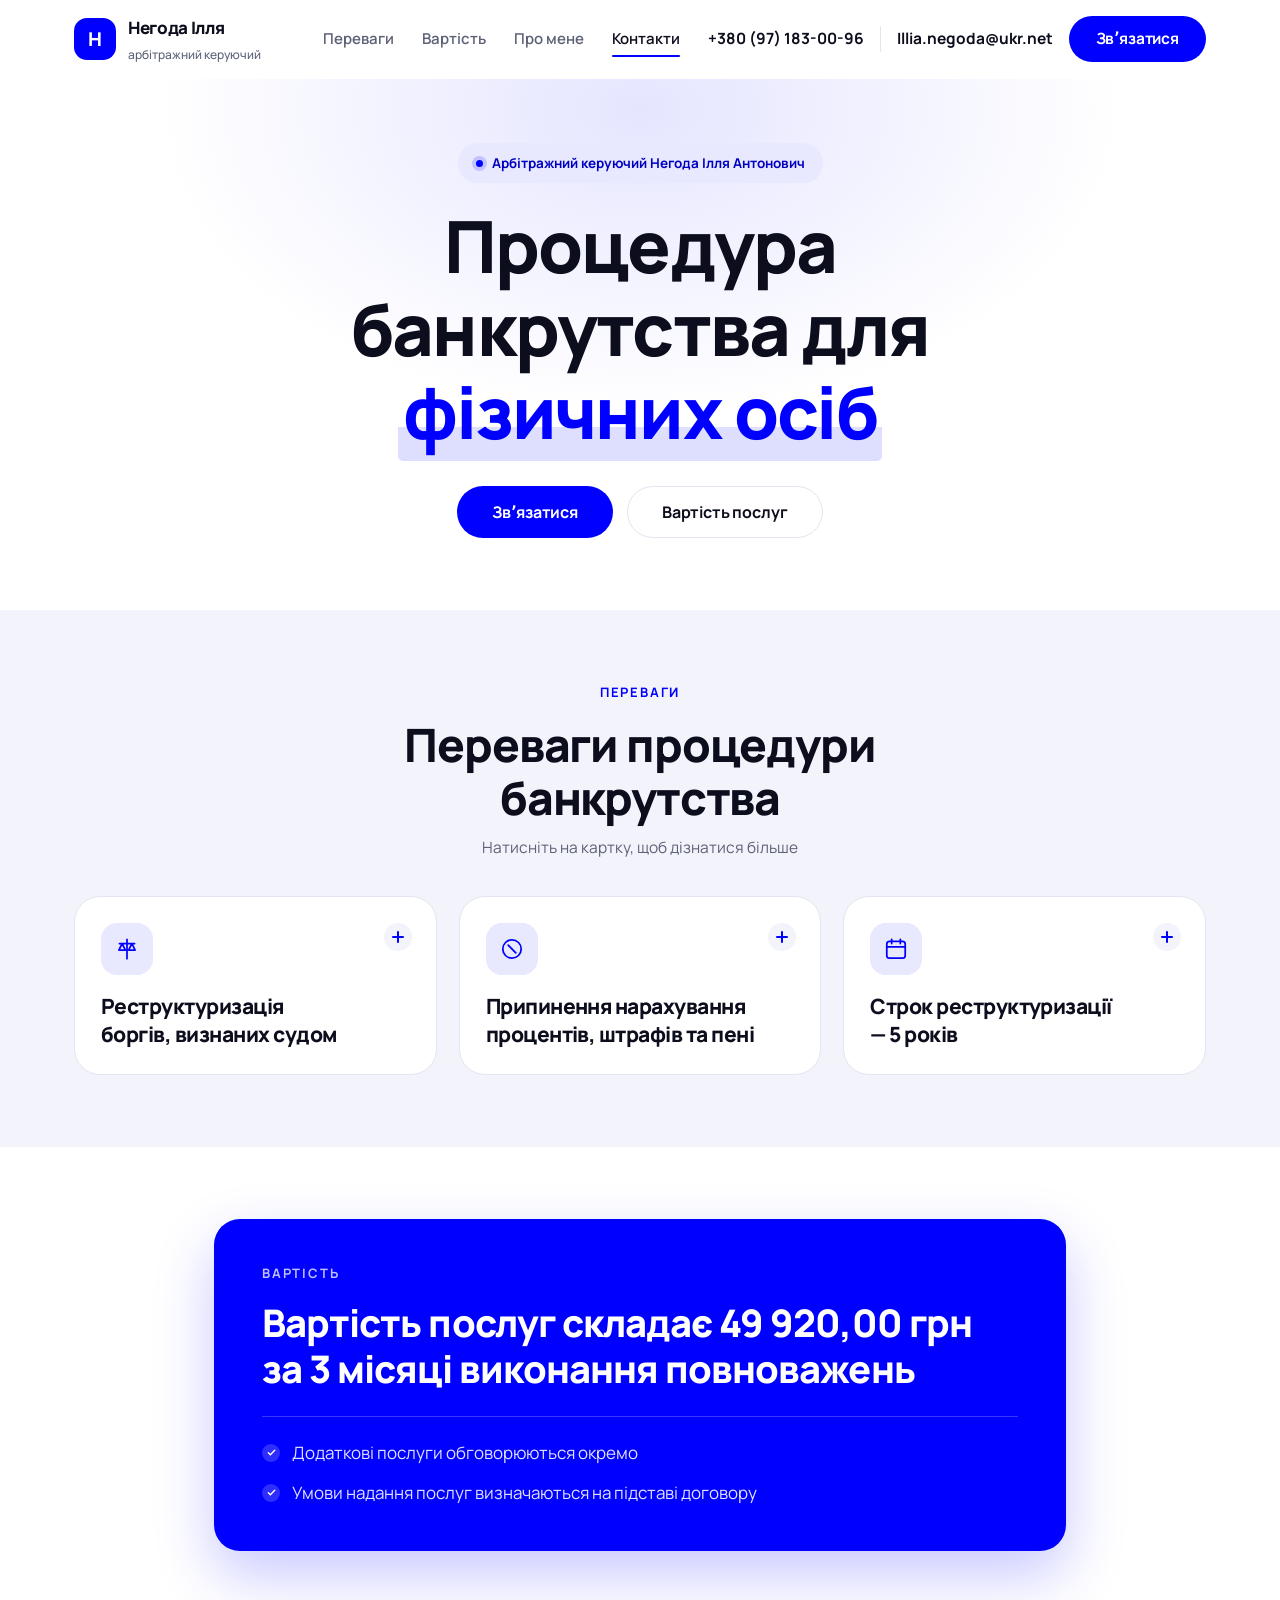
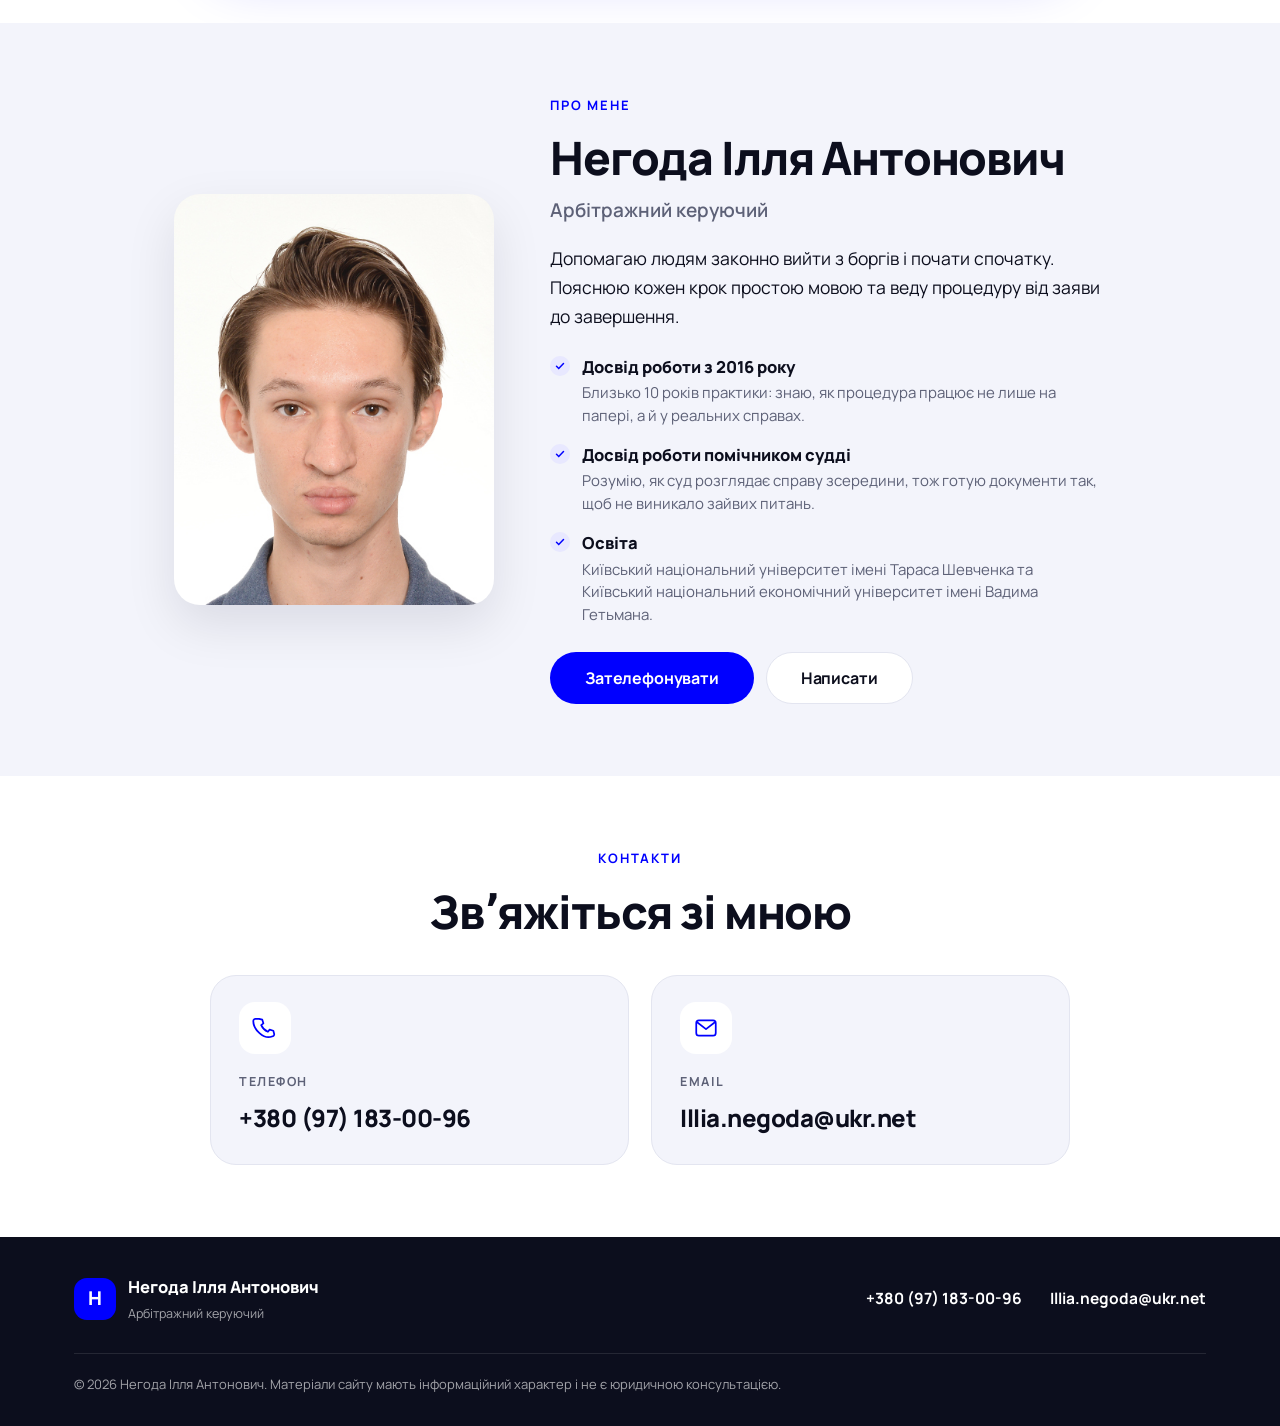
<file: index.html>
<!DOCTYPE html>
<html lang="uk">
<head>
<meta charset="UTF-8">
<meta name="viewport" content="width=device-width, initial-scale=1.0">
<title>Банкрутство фізичних осіб у Києві — арбітражний керуючий Негода Ілля Антонович</title>
<meta name="description" content="Банкрутство фізичних осіб і реструктуризація боргів у Києві: припинення нарахування процентів, штрафів та пені. Арбітражний керуючий Негода Ілля Антонович, досвід з 2016 року.">
<meta property="og:title" content="Негода Ілля Антонович — арбітражний керуючий">
<meta property="og:description" content="Банкрутство фізичних осіб і реструктуризація боргів у Києві. Досвід з 2016 року.">
<meta property="og:site_name" content="Негода Ілля Антонович — арбітражний керуючий">
<meta property="og:type" content="website">
<meta property="og:locale" content="uk_UA">
<link rel="canonical" href="https://bancruptcyinsolvency.com/">
<meta property="og:url" content="https://bancruptcyinsolvency.com/">
<meta property="og:image" content="https://bancruptcyinsolvency.com/assets/photo.jpg">
<meta property="og:image:alt" content="Негода Ілля Антонович, арбітражний керуючий">
<meta name="theme-color" content="#0000ff">
<link rel="icon" href="data:image/svg+xml,<svg xmlns='http://www.w3.org/2000/svg' viewBox='0 0 100 100'><rect width='100' height='100' rx='26' fill='%230000ff'/><text x='50' y='68' font-size='52' font-family='Segoe UI,Arial,sans-serif' font-weight='700' fill='%23fff' text-anchor='middle'>Н</text></svg>">
<link rel="preconnect" href="https://fonts.googleapis.com">
<link rel="preconnect" href="https://fonts.gstatic.com" crossorigin>
<link href="https://fonts.googleapis.com/css2?family=Manrope:wght@400;500;600;700;800&display=swap" rel="stylesheet">
<link rel="stylesheet" href="style.css?v=9">
<script type="application/ld+json">
{
  "@context": "https://schema.org",
  "@type": "LegalService",
  "name": "Арбітражний керуючий Негода Ілля Антонович",
  "description": "Процедура банкрутства для фізичних осіб, реструктуризація боргів.",
  "url": "https://bancruptcyinsolvency.com/",
  "image": "https://bancruptcyinsolvency.com/assets/photo.jpg",
  "telephone": "+380971830096",
  "email": "Illia.negoda@ukr.net",
  "areaServed": [
    {
      "@type": "City",
      "name": "Київ"
    },
    {
      "@type": "Country",
      "name": "Україна"
    }
  ],
  "priceRange": "49 920 грн за 3 місяці",
  "knowsAbout": [
    "Банкрутство фізичних осіб",
    "Реструктуризація боргів"
  ],
  "founder": {
    "@type": "Person",
    "name": "Негода Ілля Антонович",
    "jobTitle": "Арбітражний керуючий",
    "telephone": "+380971830096",
    "email": "Illia.negoda@ukr.net",
    "image": "https://bancruptcyinsolvency.com/assets/photo.jpg",
    "alumniOf": [
      {
        "@type": "CollegeOrUniversity",
        "name": "Київський національний університет імені Тараса Шевченка"
      },
      {
        "@type": "CollegeOrUniversity",
        "name": "Київський національний економічний університет імені Вадима Гетьмана"
      }
    ]
  },
  "address": {
    "@type": "PostalAddress",
    "addressLocality": "Київ",
    "addressCountry": "UA"
  }
}
</script>
</head>
<body>

<!-- ═══════════ NAV ═══════════ -->
<header class="nav" id="nav">
  <div class="wrap nav__in">
    <a href="#" class="brand">
      <span class="brand__mark">Н</span>
      <span class="brand__txt"><strong>Негода Ілля</strong><em>арбітражний керуючий</em></span>
    </a>

    <nav class="menu" id="menu">
      <a href="#benefits">Переваги</a>
      <a href="#price">Вартість</a>
      <a href="#about">Про мене</a>
      <a href="#contact">Контакти</a>
    </nav>

    <div class="nav__act">
      <a class="tel" href="tel:+380971830096">+380 (97) 183-00-96</a>
      <a class="tel tel--mail" href="mailto:Illia.negoda@ukr.net">Illia.negoda@ukr.net</a>
      <a class="btn btn--pri" href="#contact">Звʼязатися</a>
    </div>
    <button class="burger" id="burger" aria-label="Меню" aria-expanded="false"><span></span><span></span><span></span></button>
  </div>
</header>

<!-- ═══════════ HERO ═══════════ -->
<section class="hero">
  <div class="hero__glow" aria-hidden="true"></div>
  <div class="wrap hero__in">
    <p class="pill"><i class="dot"></i>Арбітражний керуючий Негода Ілля Антонович</p>
    <h1 >Процедура банкрутства для <span class="mark">фізичних осіб</span></h1>
    <div class="hero__cta">
      <a class="btn btn--pri btn--lg" href="#contact">Звʼязатися</a>
      <a class="btn btn--soft btn--lg" href="#price">Вартість послуг</a>
    </div>
  </div>
</section>

<!-- ═══════════ ПЕРЕВАГИ ═══════════ -->
<section class="section section--soft" id="benefits">
  <div class="wrap">
    <div class="shead shead--center">
      <p class="eyebrow">Переваги</p>
      <h2>Переваги процедури банкрутства</h2>
      <p class="shead__sub">Натисніть на картку, щоб дізнатися більше</p>
    </div>

    <div class="grid grid--3 benefits">
      <details class="scard">
        <summary>
          <span class="ic"><svg viewBox="0 0 24 24" fill="none" stroke="currentColor" stroke-width="1.6" stroke-linecap="round" stroke-linejoin="round"><path d="M12 3v18M5 7h14M7.5 7l-3 6h6zM16.5 7l-3 6h6z"/></svg></span>
          <h3>Реструктуризація боргів, визнаних судом</h3>
          <span class="scard__x" aria-hidden="true"></span>
        </summary>
        <div class="scard__b">
          <p>Замість тиску з усіх боків — один зрозумілий план погашення, затверджений судом. Ви платите посильні суми за графіком, а не все й одразу.</p>
          <a class="scard__go" href="#contact">Дізнатися, чи підходить мені →</a>
        </div>
      </details>
      <details class="scard">
        <summary>
          <span class="ic"><svg viewBox="0 0 24 24" fill="none" stroke="currentColor" stroke-width="1.6" stroke-linecap="round" stroke-linejoin="round"><circle cx="12" cy="12" r="8.5"/><path d="M8.5 8.5l7 7"/></svg></span>
          <h3>Припинення нарахування процентів, штрафів та пені</h3>
          <span class="scard__x" aria-hidden="true"></span>
        </summary>
        <div class="scard__b">
          <p>Борг перестає рости. Сума фіксується — і ви нарешті бачите кінцеву цифру, а не нескінченні нарахування.</p>
          <a class="scard__go" href="#contact">Дізнатися, чи підходить мені →</a>
        </div>
      </details>
      <details class="scard">
        <summary>
          <span class="ic"><svg viewBox="0 0 24 24" fill="none" stroke="currentColor" stroke-width="1.6" stroke-linecap="round" stroke-linejoin="round"><rect x="3.5" y="5" width="17" height="15.5" rx="2.5"/><path d="M3.5 10h17M8 3v4M16 3v4"/></svg></span>
          <h3>Строк реструктуризації — 5 років</h3>
          <span class="scard__x" aria-hidden="true"></span>
        </summary>
        <div class="scard__b">
          <p>До пʼяти років на розрахунок із кредиторами. Достатньо часу, щоб платити по силах і зберегти звичний ритм життя.</p>
          <a class="scard__go" href="#contact">Дізнатися, чи підходить мені →</a>
        </div>
      </details>
    </div>
  </div>
</section>

<!-- ═══════════ ВАРТІСТЬ ═══════════ -->
<section class="section" id="price">
  <div class="wrap wrap--narrow">
    <div class="price">
      <p class="eyebrow eyebrow--light">Вартість</p>
      <h2>Вартість послуг складає 49&nbsp;920,00&nbsp;грн за 3&nbsp;місяці виконання повноважень</h2>
      <ul class="price__list">
        <li>Додаткові послуги обговорюються окремо</li>
        <li>Умови надання послуг визначаються на підставі договору</li>
      </ul>
    </div>
  </div>
</section>

<!-- ═══════════ ПРО МЕНЕ ═══════════ -->
<section class="section section--soft" id="about">
  <div class="wrap about">
    <img class="about__photo" src="assets/photo.jpg" width="413" height="531" alt="Негода Ілля Антонович, арбітражний керуючий">
    <div class="about__txt">
      <p class="eyebrow">Про мене</p>
      <h2>Негода Ілля Антонович</h2>
      <p class="about__role">Арбітражний керуючий</p>
      <p class="about__lead">Допомагаю людям законно вийти з боргів і почати спочатку. Пояснюю кожен крок простою мовою та веду процедуру від заяви до завершення.</p>
      <ul class="facts">
        <li><strong>Досвід роботи з 2016 року</strong><span>Близько 10 років практики: знаю, як процедура працює не лише на папері, а й у реальних справах.</span></li>
        <li><strong>Досвід роботи помічником судді</strong><span>Розумію, як суд розглядає справу зсередини, тож готую документи так, щоб не виникало зайвих питань.</span></li>
        <li><strong>Освіта</strong><span>Київський національний університет імені Тараса Шевченка та Київський національний економічний університет імені Вадима Гетьмана.</span></li>
      </ul>
      <div class="about__cta">
        <a class="btn btn--pri btn--lg" href="tel:+380971830096">Зателефонувати</a>
        <a class="btn btn--soft btn--lg" href="mailto:Illia.negoda@ukr.net">Написати</a>
      </div>
    </div>
  </div>
</section>

<!-- ═══════════ КОНТАКТИ ═══════════ -->
<section class="section" id="contact">
  <div class="wrap">
    <div class="shead shead--center">
      <p class="eyebrow">Контакти</p>
      <h2>Звʼяжіться зі мною</h2>
    </div>
    <div class="contacts">
      <a class="ccard" href="tel:+380971830096">
        <span class="ic"><svg viewBox="0 0 24 24" fill="none" stroke="currentColor" stroke-width="1.6" stroke-linecap="round" stroke-linejoin="round"><path d="M6.5 3.5l3 .8 1 3.4-2 1.6a12 12 0 006.2 6.2l1.6-2 3.4 1 .8 3a2 2 0 01-2 2.3C10.9 23 1 13.1 1.2 5.5a2 2 0 012.3-2z"/></svg></span>
        <span class="ccard__l">Телефон</span>
        <strong>+380 (97) 183-00-96</strong>
      </a>
      <a class="ccard" href="mailto:Illia.negoda@ukr.net">
        <span class="ic"><svg viewBox="0 0 24 24" fill="none" stroke="currentColor" stroke-width="1.6" stroke-linecap="round" stroke-linejoin="round"><rect x="3" y="5" width="18" height="14" rx="2.5"/><path d="M3.5 6.5l8.5 6.5 8.5-6.5"/></svg></span>
        <span class="ccard__l">Email</span>
        <strong>Illia.negoda@ukr.net</strong>
      </a>
    </div>
  </div>
</section>

<!-- ═══════════ ФУТЕР ═══════════ -->
<footer class="foot">
  <div class="wrap foot__in">
    <div class="foot__brand">
      <span class="brand__mark">Н</span>
      <div><strong>Негода Ілля Антонович</strong><em>Арбітражний керуючий</em></div>
    </div>
    <div class="foot__contact">
      <a href="tel:+380971830096">+380 (97) 183-00-96</a>
      <a href="mailto:Illia.negoda@ukr.net">Illia.negoda@ukr.net</a>
    </div>
    <p class="foot__copy">© <span id="year">2026</span> Негода Ілля Антонович. Матеріали сайту мають інформаційний характер і не є юридичною консультацією.</p>
  </div>
</footer>

<a class="fab" id="fab" href="tel:+380971830096" aria-label="Зателефонувати">
  <svg viewBox="0 0 24 24" fill="none" stroke="currentColor" stroke-width="1.8" stroke-linecap="round"><path d="M6.5 3.5l3 .8 1 3.4-2 1.6a12 12 0 006.2 6.2l1.6-2 3.4 1 .8 3a2 2 0 01-2 2.3C10.9 23 1 13.1 1.2 5.5a2 2 0 012.3-2z"/></svg>
</a>

<script src="script.js?v=4"></script>
</body>
</html>
</file>
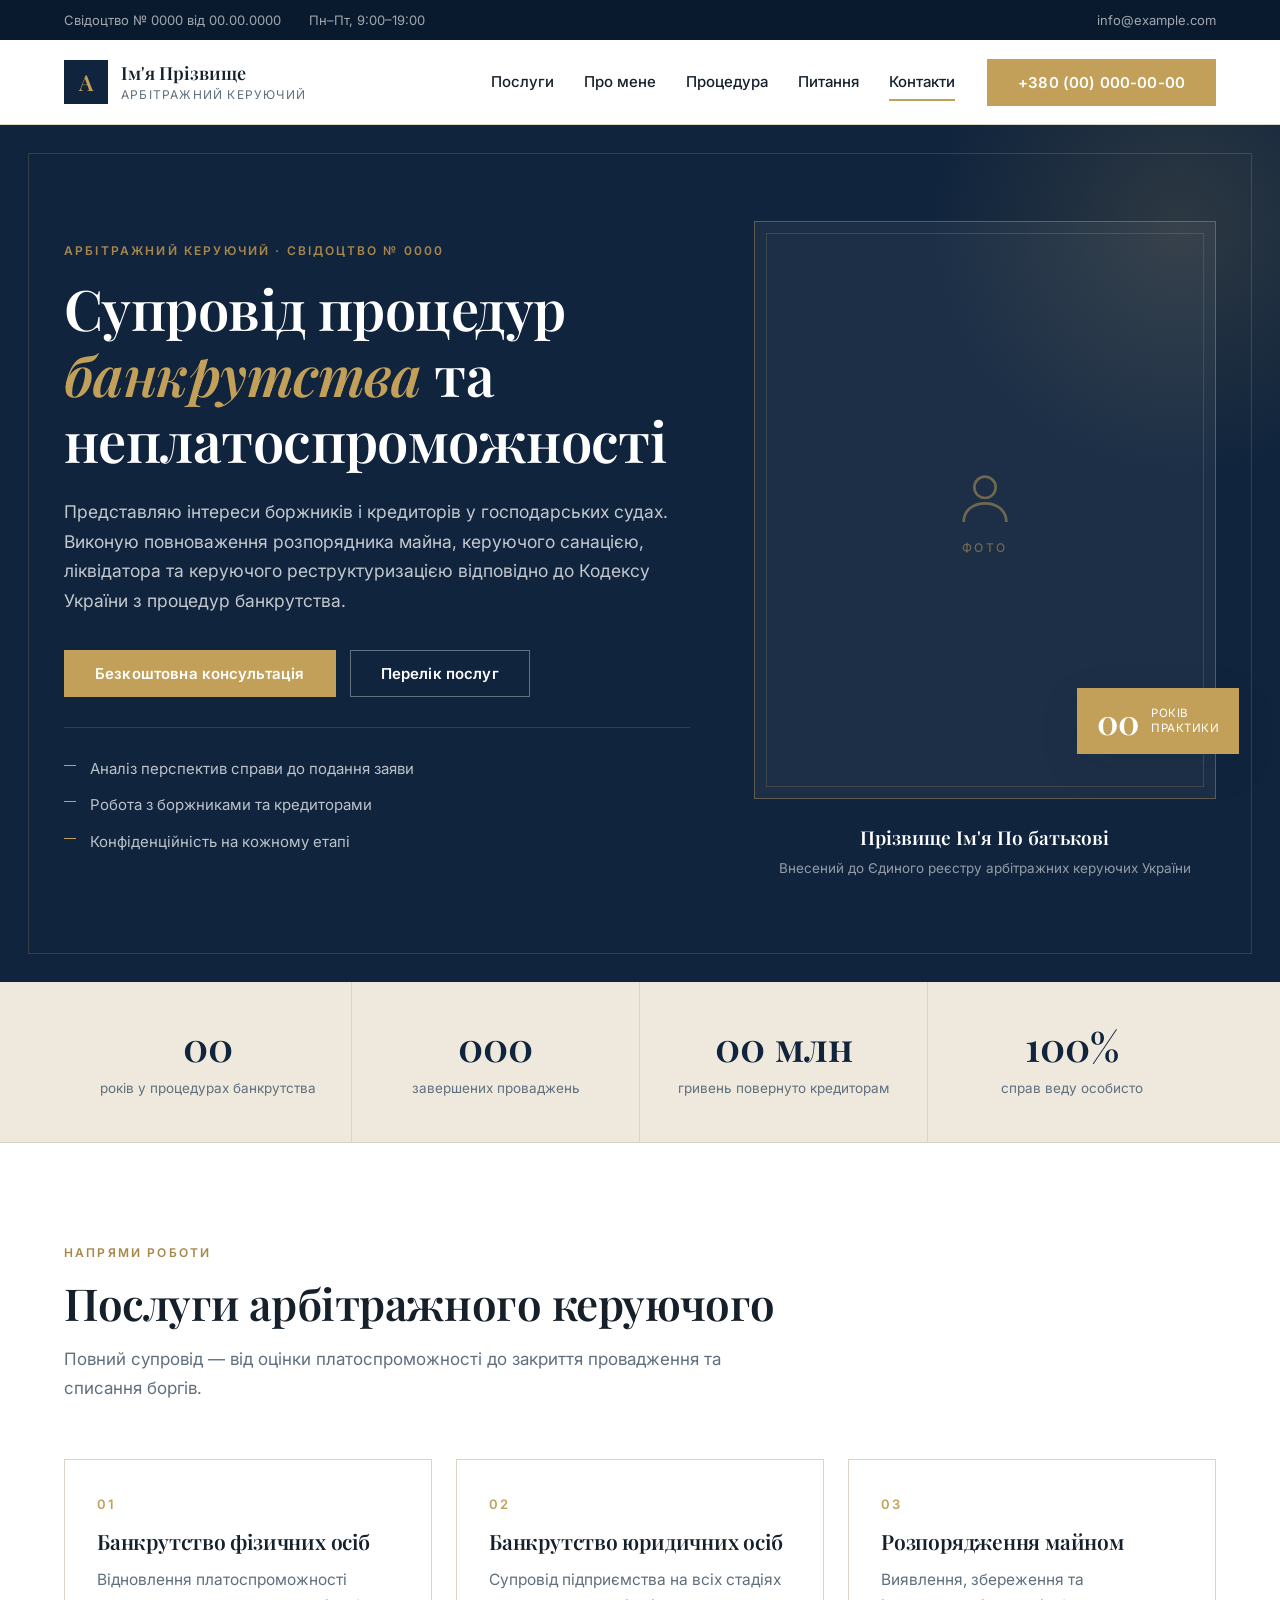
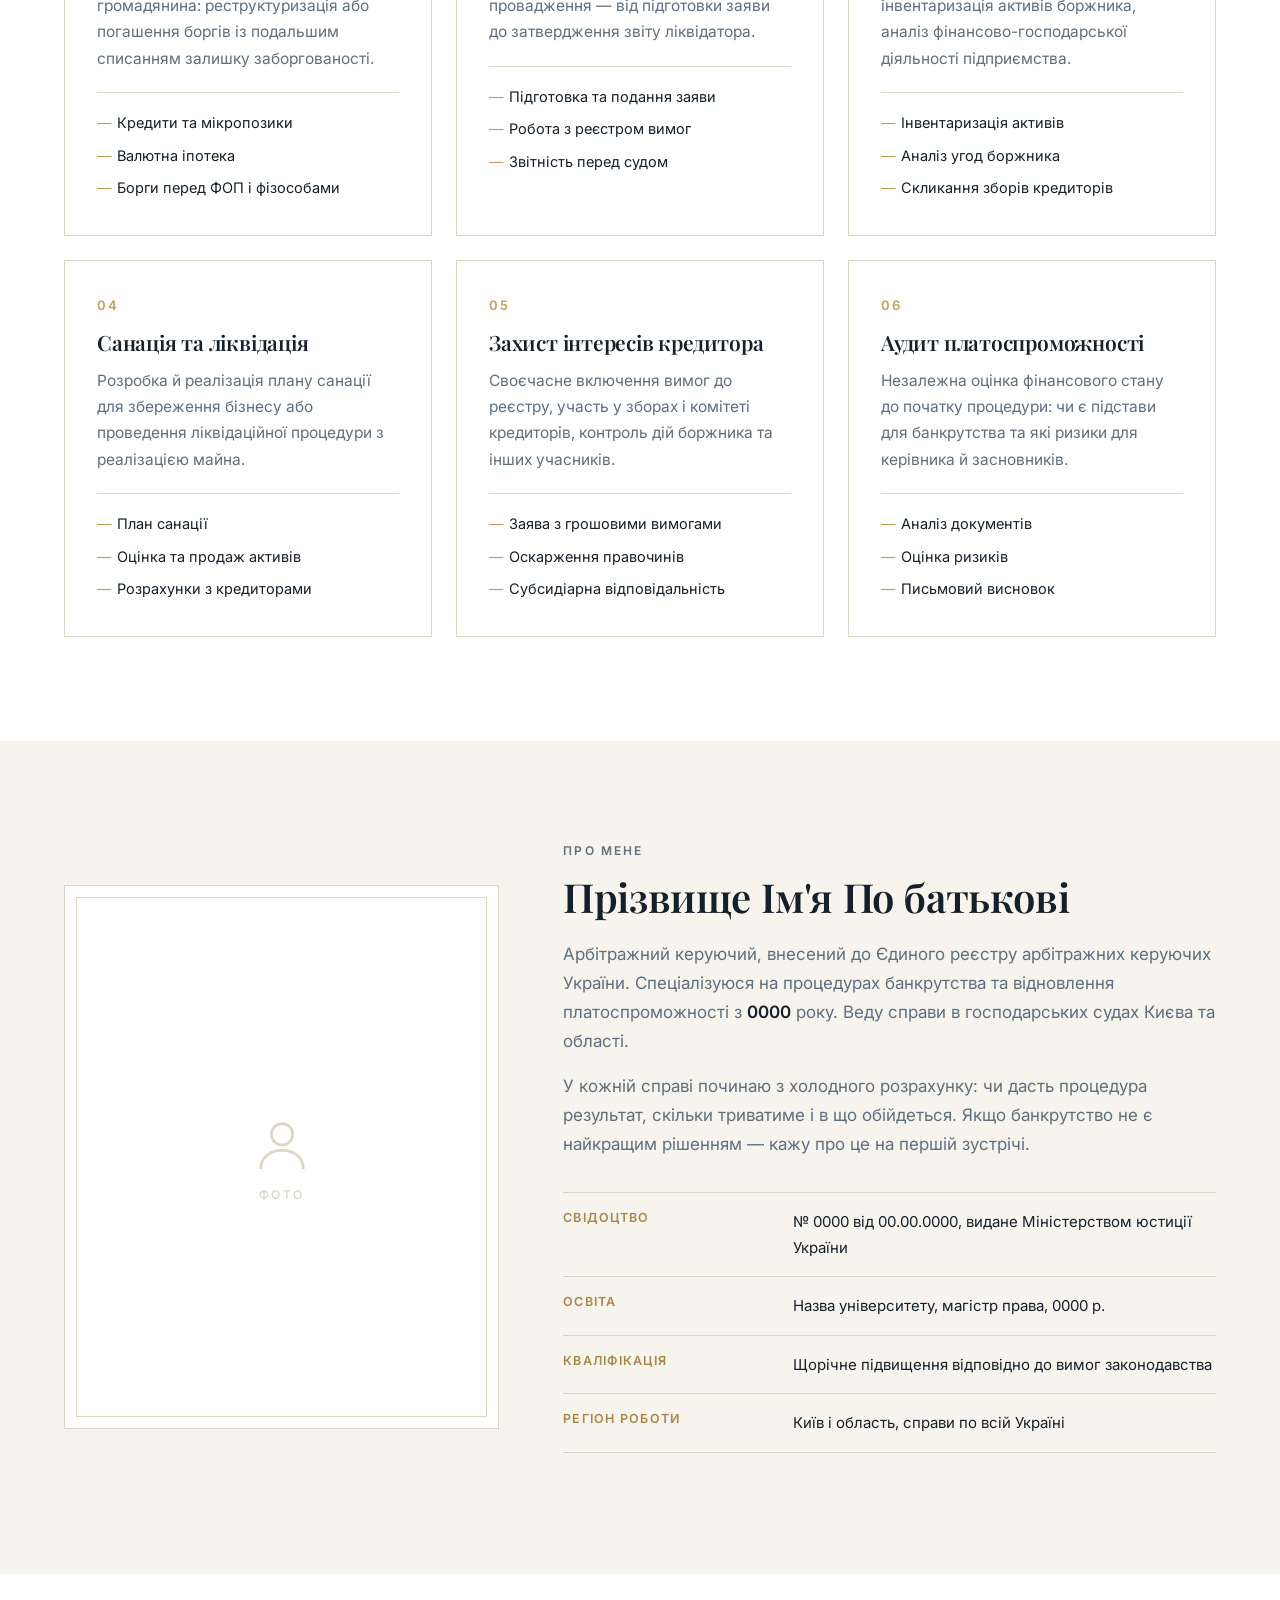
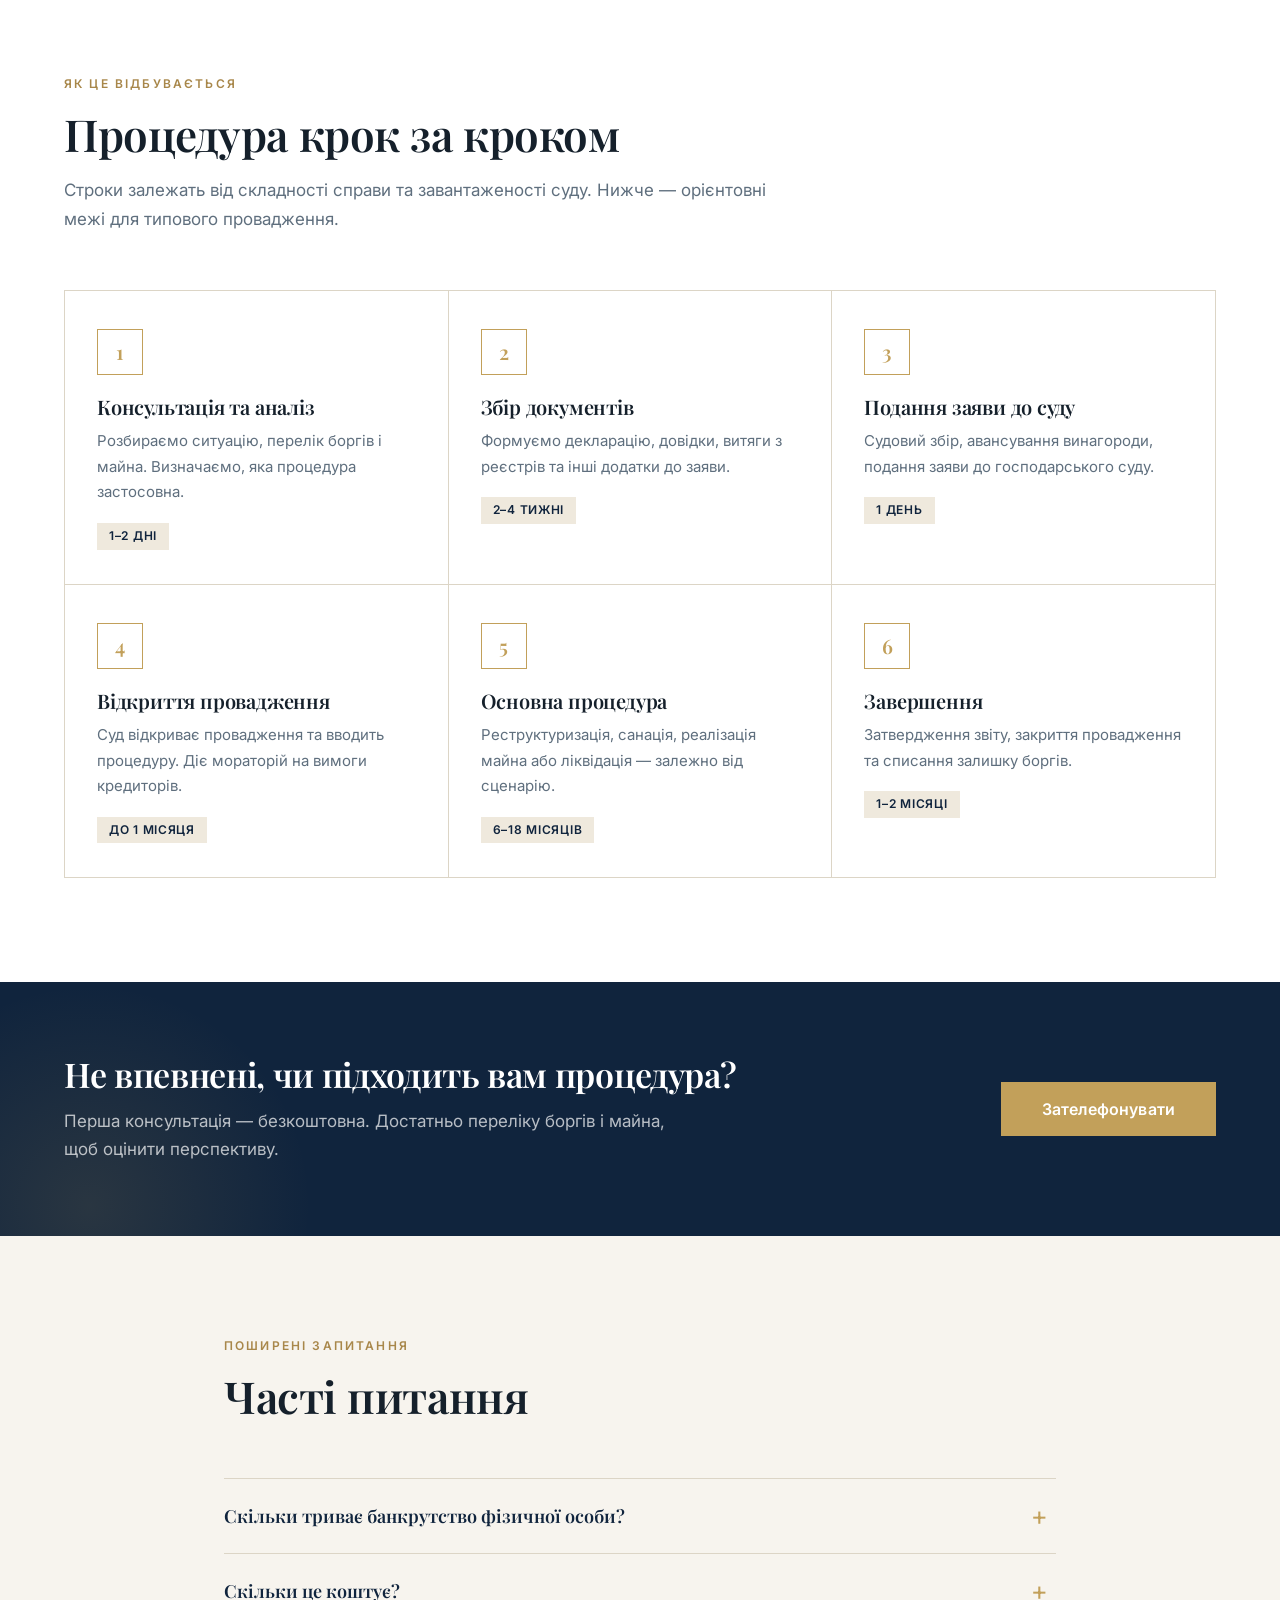
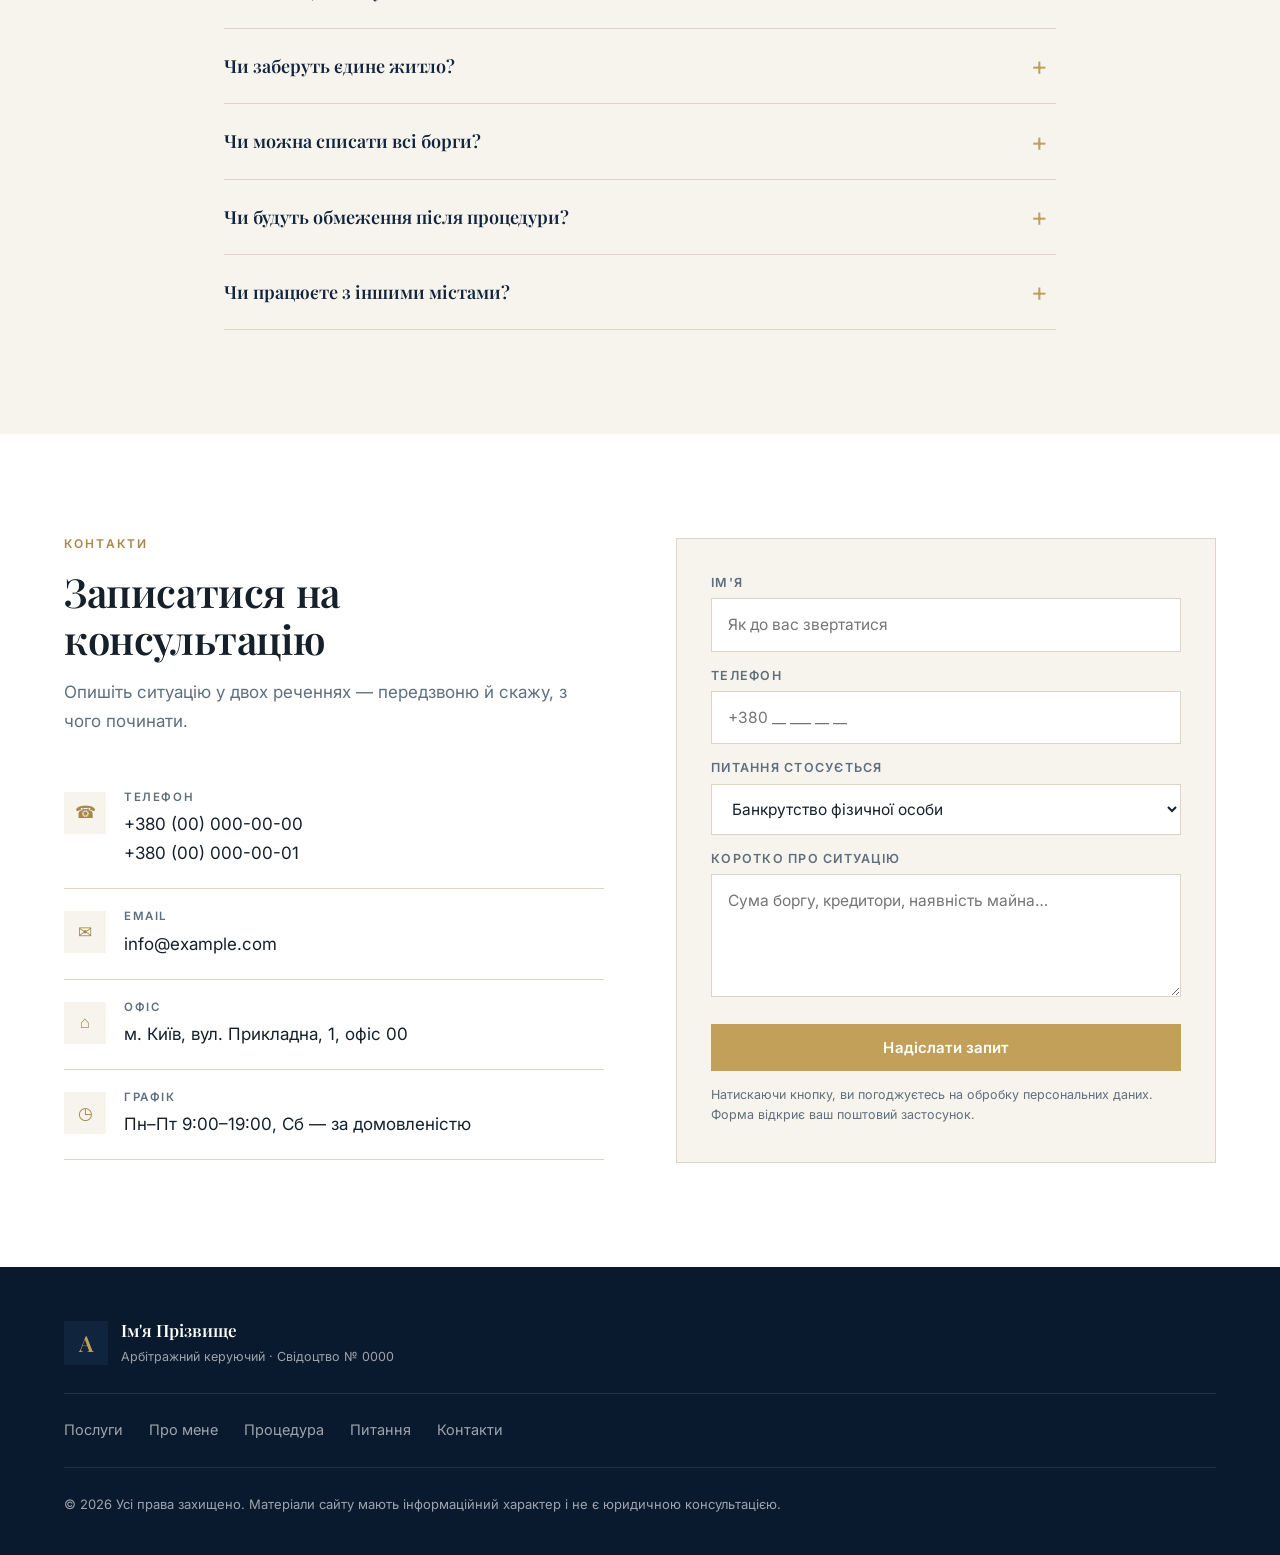
<file: design-1-classic/index.html>
<!DOCTYPE html>
<html lang="uk">
<head>
<meta charset="UTF-8">
<meta name="viewport" content="width=device-width, initial-scale=1.0">
<meta name="robots" content="noindex">
<title>Ім'я Прізвище — арбітражний керуючий | Банкрутство та неплатоспроможність</title>
<meta name="description" content="Арбітражний керуючий. Супровід процедур банкрутства юридичних осіб та неплатоспроможності фізичних осіб: розпорядження майном, санація, ліквідація, реструктуризація боргів.">
<meta property="og:title" content="Ім'я Прізвище — арбітражний керуючий">
<meta property="og:description" content="Супровід процедур банкрутства та неплатоспроможності. Перша консультація — безкоштовна.">
<meta property="og:type" content="website">
<link rel="icon" href="data:image/svg+xml,<svg xmlns='http://www.w3.org/2000/svg' viewBox='0 0 100 100'><rect width='100' height='100' rx='14' fill='%2310243d'/><text x='50' y='70' font-size='56' font-family='Georgia,serif' fill='%23c2a05a' text-anchor='middle'>А</text></svg>">
<link rel="preconnect" href="https://fonts.googleapis.com">
<link rel="preconnect" href="https://fonts.gstatic.com" crossorigin>
<link href="https://fonts.googleapis.com/css2?family=Playfair+Display:wght@500;600;700&family=Inter:wght@400;500;600&display=swap" rel="stylesheet">
<script>document.documentElement.className += " js";</script>
<link rel="stylesheet" href="style.css">
</head>
<body>

<!-- ═══════════ TOP BAR ═══════════ -->
<div class="topbar">
  <div class="wrap topbar__in">
    <span class="topbar__item">Свідоцтво № 0000 від 00.00.0000</span>
    <span class="topbar__item topbar__hide">Пн–Пт, 9:00–19:00</span>
    <a class="topbar__item" href="mailto:info@example.com">info@example.com</a>
  </div>
</div>

<!-- ═══════════ HEADER ═══════════ -->
<header class="header" id="header">
  <div class="wrap header__in">
    <a href="#" class="logo">
      <span class="logo__mark">А</span>
      <span class="logo__txt">
        <strong>Ім'я Прізвище</strong>
        <em>арбітражний керуючий</em>
      </span>
    </a>

    <nav class="nav" id="nav">
      <a href="#services">Послуги</a>
      <a href="#about">Про мене</a>
      <a href="#process">Процедура</a>
      <a href="#faq">Питання</a>
      <a href="#contact">Контакти</a>
    </nav>

    <a class="btn btn--gold header__cta" href="tel:+380000000000">+380 (00) 000-00-00</a>
    <button class="burger" id="burger" aria-label="Меню" aria-expanded="false"><span></span><span></span><span></span></button>
  </div>
</header>

<!-- ═══════════ HERO ═══════════ -->
<section class="hero">
  <div class="wrap hero__in">
    <div class="hero__text reveal">
      <p class="eyebrow">Арбітражний керуючий · Свідоцтво № 0000</p>
      <h1>Супровід процедур <em>банкрутства</em> та неплатоспроможності</h1>
      <p class="lead">
        Представляю інтереси боржників і кредиторів у господарських судах.
        Виконую повноваження розпорядника майна, керуючого санацією, ліквідатора
        та керуючого реструктуризацією відповідно до Кодексу України з процедур банкрутства.
      </p>
      <div class="hero__actions">
        <a class="btn btn--gold" href="#contact">Безкоштовна консультація</a>
        <a class="btn btn--ghost" href="#services">Перелік послуг</a>
      </div>
      <ul class="hero__points">
        <li>Аналіз перспектив справи до подання заяви</li>
        <li>Робота з боржниками та кредиторами</li>
        <li>Конфіденційність на кожному етапі</li>
      </ul>
    </div>

    <div class="hero__card reveal">
      <div class="portrait">
        <!-- ЗАМІНИТИ: фото 800×1000 → <img src="../assets/photo.jpg" alt="..."> -->
        <div class="portrait__ph">
          <svg viewBox="0 0 24 24" fill="none" stroke="currentColor" stroke-width="1"><circle cx="12" cy="8" r="4"/><path d="M4 21c0-4.4 3.6-7 8-7s8 2.6 8 7"/></svg>
          <span>Фото</span>
        </div>
        <div class="portrait__badge">
          <strong>00</strong>
          <span>років<br>практики</span>
        </div>
      </div>
      <div class="portrait__caption">
        <strong>Прізвище Ім'я По батькові</strong>
        <span>Внесений до Єдиного реєстру арбітражних керуючих України</span>
      </div>
    </div>
  </div>
</section>

<!-- ═══════════ STATS ═══════════ -->
<section class="stats">
  <div class="wrap stats__in">
    <div class="stat reveal"><strong>00</strong><span>років у процедурах банкрутства</span></div>
    <div class="stat reveal"><strong>000</strong><span>завершених проваджень</span></div>
    <div class="stat reveal"><strong>00 млн</strong><span>гривень повернуто кредиторам</span></div>
    <div class="stat reveal"><strong>100%</strong><span>справ веду особисто</span></div>
  </div>
</section>

<!-- ═══════════ SERVICES ═══════════ -->
<section class="section" id="services">
  <div class="wrap">
    <div class="shead reveal">
      <p class="eyebrow">Напрями роботи</p>
      <h2>Послуги арбітражного керуючого</h2>
      <p class="shead__sub">Повний супровід — від оцінки платоспроможності до закриття провадження та списання боргів.</p>
    </div>

    <div class="grid grid--3">
      <article class="card reveal">
        <span class="card__num">01</span>
        <h3>Банкрутство фізичних осіб</h3>
        <p>Відновлення платоспроможності громадянина: реструктуризація або погашення боргів із подальшим списанням залишку заборгованості.</p>
        <ul class="card__list"><li>Кредити та мікропозики</li><li>Валютна іпотека</li><li>Борги перед ФОП і фізособами</li></ul>
      </article>

      <article class="card reveal">
        <span class="card__num">02</span>
        <h3>Банкрутство юридичних осіб</h3>
        <p>Супровід підприємства на всіх стадіях провадження — від підготовки заяви до затвердження звіту ліквідатора.</p>
        <ul class="card__list"><li>Підготовка та подання заяви</li><li>Робота з реєстром вимог</li><li>Звітність перед судом</li></ul>
      </article>

      <article class="card reveal">
        <span class="card__num">03</span>
        <h3>Розпорядження майном</h3>
        <p>Виявлення, збереження та інвентаризація активів боржника, аналіз фінансово-господарської діяльності підприємства.</p>
        <ul class="card__list"><li>Інвентаризація активів</li><li>Аналіз угод боржника</li><li>Скликання зборів кредиторів</li></ul>
      </article>

      <article class="card reveal">
        <span class="card__num">04</span>
        <h3>Санація та ліквідація</h3>
        <p>Розробка й реалізація плану санації для збереження бізнесу або проведення ліквідаційної процедури з реалізацією майна.</p>
        <ul class="card__list"><li>План санації</li><li>Оцінка та продаж активів</li><li>Розрахунки з кредиторами</li></ul>
      </article>

      <article class="card reveal">
        <span class="card__num">05</span>
        <h3>Захист інтересів кредитора</h3>
        <p>Своєчасне включення вимог до реєстру, участь у зборах і комітеті кредиторів, контроль дій боржника та інших учасників.</p>
        <ul class="card__list"><li>Заява з грошовими вимогами</li><li>Оскарження правочинів</li><li>Субсидіарна відповідальність</li></ul>
      </article>

      <article class="card reveal">
        <span class="card__num">06</span>
        <h3>Аудит платоспроможності</h3>
        <p>Незалежна оцінка фінансового стану до початку процедури: чи є підстави для банкрутства та які ризики для керівника й засновників.</p>
        <ul class="card__list"><li>Аналіз документів</li><li>Оцінка ризиків</li><li>Письмовий висновок</li></ul>
      </article>
    </div>
  </div>
</section>

<!-- ═══════════ ABOUT ═══════════ -->
<section class="section section--alt" id="about">
  <div class="wrap about">
    <div class="about__media reveal">
      <div class="portrait portrait--sm">
        <div class="portrait__ph">
          <svg viewBox="0 0 24 24" fill="none" stroke="currentColor" stroke-width="1"><circle cx="12" cy="8" r="4"/><path d="M4 21c0-4.4 3.6-7 8-7s8 2.6 8 7"/></svg>
          <span>Фото</span>
        </div>
      </div>
    </div>
    <div class="about__text reveal">
      <p class="eyebrow">Про мене</p>
      <h2>Прізвище Ім'я По батькові</h2>
      <p>
        Арбітражний керуючий, внесений до Єдиного реєстру арбітражних керуючих України.
        Спеціалізуюся на процедурах банкрутства та відновлення платоспроможності
        з <strong>0000</strong> року. Веду справи в господарських судах Києва та області.
      </p>
      <p>
        У кожній справі починаю з холодного розрахунку: чи дасть процедура результат,
        скільки триватиме і в що обійдеться. Якщо банкрутство не є найкращим рішенням —
        кажу про це на першій зустрічі.
      </p>
      <dl class="creds">
        <div><dt>Свідоцтво</dt><dd>№ 0000 від 00.00.0000, видане Міністерством юстиції України</dd></div>
        <div><dt>Освіта</dt><dd>Назва університету, магістр права, 0000 р.</dd></div>
        <div><dt>Кваліфікація</dt><dd>Щорічне підвищення відповідно до вимог законодавства</dd></div>
        <div><dt>Регіон роботи</dt><dd>Київ і область, справи по всій Україні</dd></div>
      </dl>
    </div>
  </div>
</section>

<!-- ═══════════ PROCESS ═══════════ -->
<section class="section" id="process">
  <div class="wrap">
    <div class="shead reveal">
      <p class="eyebrow">Як це відбувається</p>
      <h2>Процедура крок за кроком</h2>
      <p class="shead__sub">Строки залежать від складності справи та завантаженості суду. Нижче — орієнтовні межі для типового провадження.</p>
    </div>

    <ol class="steps">
      <li class="step reveal"><span class="step__n">1</span>
        <h3>Консультація та аналіз</h3>
        <p>Розбираємо ситуацію, перелік боргів і майна. Визначаємо, яка процедура застосовна.</p>
        <span class="step__time">1–2 дні</span>
      </li>
      <li class="step reveal"><span class="step__n">2</span>
        <h3>Збір документів</h3>
        <p>Формуємо декларацію, довідки, витяги з реєстрів та інші додатки до заяви.</p>
        <span class="step__time">2–4 тижні</span>
      </li>
      <li class="step reveal"><span class="step__n">3</span>
        <h3>Подання заяви до суду</h3>
        <p>Судовий збір, авансування винагороди, подання заяви до господарського суду.</p>
        <span class="step__time">1 день</span>
      </li>
      <li class="step reveal"><span class="step__n">4</span>
        <h3>Відкриття провадження</h3>
        <p>Суд відкриває провадження та вводить процедуру. Діє мораторій на вимоги кредиторів.</p>
        <span class="step__time">до 1 місяця</span>
      </li>
      <li class="step reveal"><span class="step__n">5</span>
        <h3>Основна процедура</h3>
        <p>Реструктуризація, санація, реалізація майна або ліквідація — залежно від сценарію.</p>
        <span class="step__time">6–18 місяців</span>
      </li>
      <li class="step reveal"><span class="step__n">6</span>
        <h3>Завершення</h3>
        <p>Затвердження звіту, закриття провадження та списання залишку боргів.</p>
        <span class="step__time">1–2 місяці</span>
      </li>
    </ol>
  </div>
</section>

<!-- ═══════════ CTA ═══════════ -->
<section class="cta">
  <div class="wrap cta__in reveal">
    <div>
      <h2>Не впевнені, чи підходить вам процедура?</h2>
      <p>Перша консультація — безкоштовна. Достатньо переліку боргів і майна, щоб оцінити перспективу.</p>
    </div>
    <a class="btn btn--gold btn--lg" href="tel:+380000000000">Зателефонувати</a>
  </div>
</section>

<!-- ═══════════ FAQ ═══════════ -->
<section class="section section--alt" id="faq">
  <div class="wrap wrap--narrow">
    <div class="shead reveal">
      <p class="eyebrow">Поширені запитання</p>
      <h2>Часті питання</h2>
    </div>

    <div class="acc">
      <details class="acc__i reveal"><summary>Скільки триває банкрутство фізичної особи?</summary>
        <div class="acc__b"><p>Типова процедура займає від 8 місяців до 2 років. Строк залежить від кількості кредиторів, наявності майна та позиції сторін. Точніший прогноз даю після перегляду документів.</p></div></details>
      <details class="acc__i reveal"><summary>Скільки це коштує?</summary>
        <div class="acc__b"><p>Витрати складаються з судового збору, авансування винагороди арбітражного керуючого на депозитний рахунок суду та оплати супроводу. Повний кошторис узгоджуємо до подання заяви — без прихованих платежів.</p></div></details>
      <details class="acc__i reveal"><summary>Чи заберуть єдине житло?</summary>
        <div class="acc__b"><p>Законодавство передбачає обмеження щодо звернення стягнення на єдине житло, а для іпотечного житла діють окремі правила. Питання вирішується індивідуально — розбираємо на консультації.</p></div></details>
      <details class="acc__i reveal"><summary>Чи можна списати всі борги?</summary>
        <div class="acc__b"><p>Списанню підлягає не будь-яка заборгованість: аліменти, відшкодування шкоди життю та здоров'ю й окремі інші вимоги залишаються. Решту за результатами процедури може бути списано.</p></div></details>
      <details class="acc__i reveal"><summary>Чи будуть обмеження після процедури?</summary>
        <div class="acc__b"><p>Так, певний час діють обмеження — зокрема обов'язок повідомляти про свій статус при отриманні нових кредитів. Повний перелік наслідків проговорюємо заздалегідь.</p></div></details>
      <details class="acc__i reveal"><summary>Чи працюєте з іншими містами?</summary>
        <div class="acc__b"><p>Так. Більшість комунікації відбувається дистанційно, особиста присутність потрібна рідко. Справи веду по всій Україні.</p></div></details>
    </div>
  </div>
</section>

<!-- ═══════════ CONTACT ═══════════ -->
<section class="section" id="contact">
  <div class="wrap contact">
    <div class="contact__info reveal">
      <p class="eyebrow">Контакти</p>
      <h2>Записатися на консультацію</h2>
      <p class="shead__sub">Опишіть ситуацію у двох реченнях — передзвоню й скажу, з чого починати.</p>

      <ul class="clist">
        <li>
          <span class="clist__ic">☎</span>
          <div><em>Телефон</em>
            <a href="tel:+380000000000">+380 (00) 000-00-00</a><br>
            <a href="tel:+380000000001">+380 (00) 000-00-01</a>
          </div>
        </li>
        <li><span class="clist__ic">✉</span><div><em>Email</em><a href="mailto:info@example.com">info@example.com</a></div></li>
        <li><span class="clist__ic">⌂</span><div><em>Офіс</em>м. Київ, вул. Прикладна, 1, офіс 00</div></li>
        <li><span class="clist__ic">◷</span><div><em>Графік</em>Пн–Пт 9:00–19:00, Сб — за домовленістю</div></li>
      </ul>
    </div>

    <form class="form reveal" id="form">
      <div class="field"><label for="f-name">Ім'я</label><input id="f-name" name="name" required placeholder="Як до вас звертатися"></div>
      <div class="field"><label for="f-phone">Телефон</label><input id="f-phone" name="phone" type="tel" required placeholder="+380 __ ___ __ __"></div>
      <div class="field"><label for="f-type">Питання стосується</label>
        <select id="f-type" name="type">
          <option>Банкрутство фізичної особи</option>
          <option>Банкрутство підприємства</option>
          <option>Я кредитор у справі</option>
          <option>Інше питання</option>
        </select>
      </div>
      <div class="field"><label for="f-msg">Коротко про ситуацію</label><textarea id="f-msg" name="message" rows="4" placeholder="Сума боргу, кредитори, наявність майна…"></textarea></div>
      <button class="btn btn--gold btn--full" type="submit">Надіслати запит</button>
      <p class="form__note">Натискаючи кнопку, ви погоджуєтесь на обробку персональних даних. Форма відкриє ваш поштовий застосунок.</p>
      <p class="form__ok" id="formOk" hidden>Дякую! Лист сформовано — надішліть його у поштовому застосунку.</p>
    </form>
  </div>
</section>

<!-- ═══════════ FOOTER ═══════════ -->
<footer class="footer">
  <div class="wrap footer__in">
    <div class="footer__brand">
      <span class="logo__mark">А</span>
      <div><strong>Ім'я Прізвище</strong><em>Арбітражний керуючий · Свідоцтво № 0000</em></div>
    </div>
    <nav class="footer__nav">
      <a href="#services">Послуги</a><a href="#about">Про мене</a><a href="#process">Процедура</a><a href="#faq">Питання</a><a href="#contact">Контакти</a>
    </nav>
    <p class="footer__copy">© <span id="year">2026</span> Усі права захищено. Матеріали сайту мають інформаційний характер і не є юридичною консультацією.</p>
  </div>
</footer>

<a class="callbtn" href="tel:+380000000000" aria-label="Зателефонувати">☎</a>
<script src="script.js"></script>
</body>
</html>
</file>
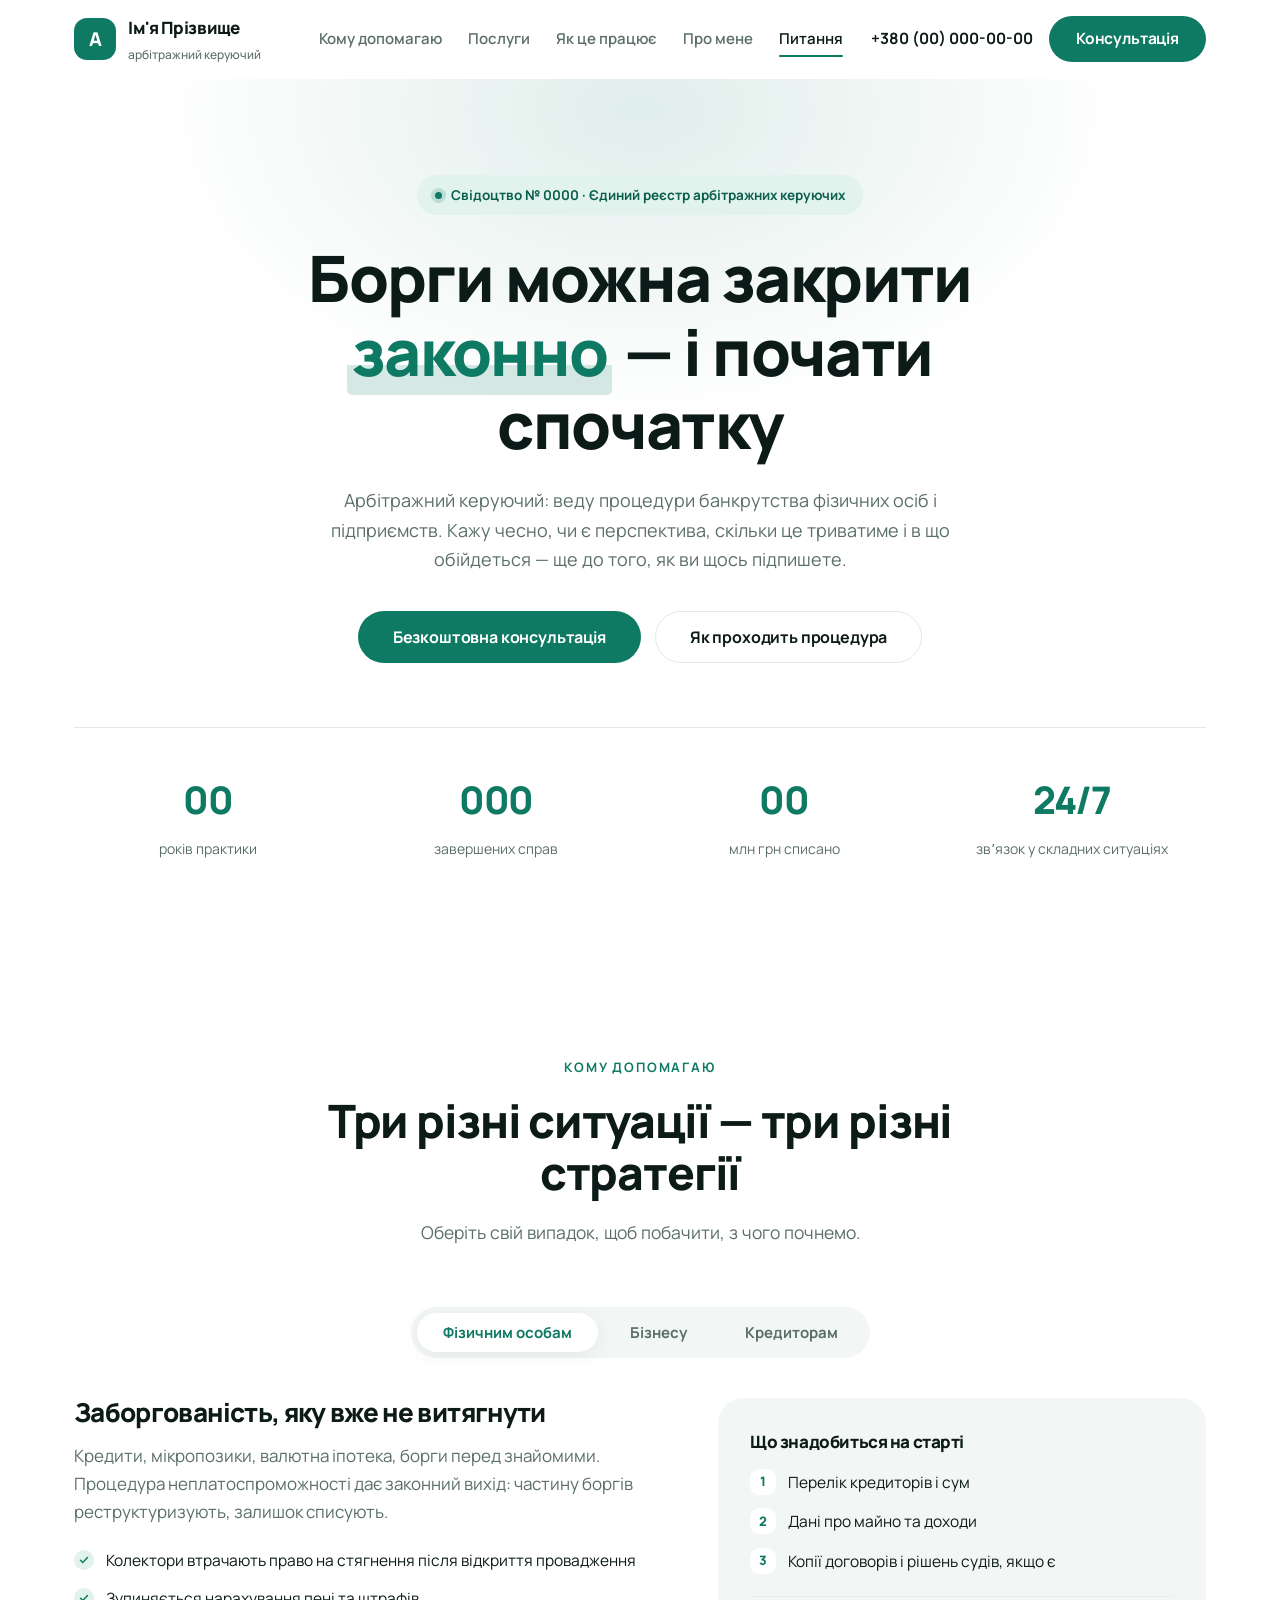
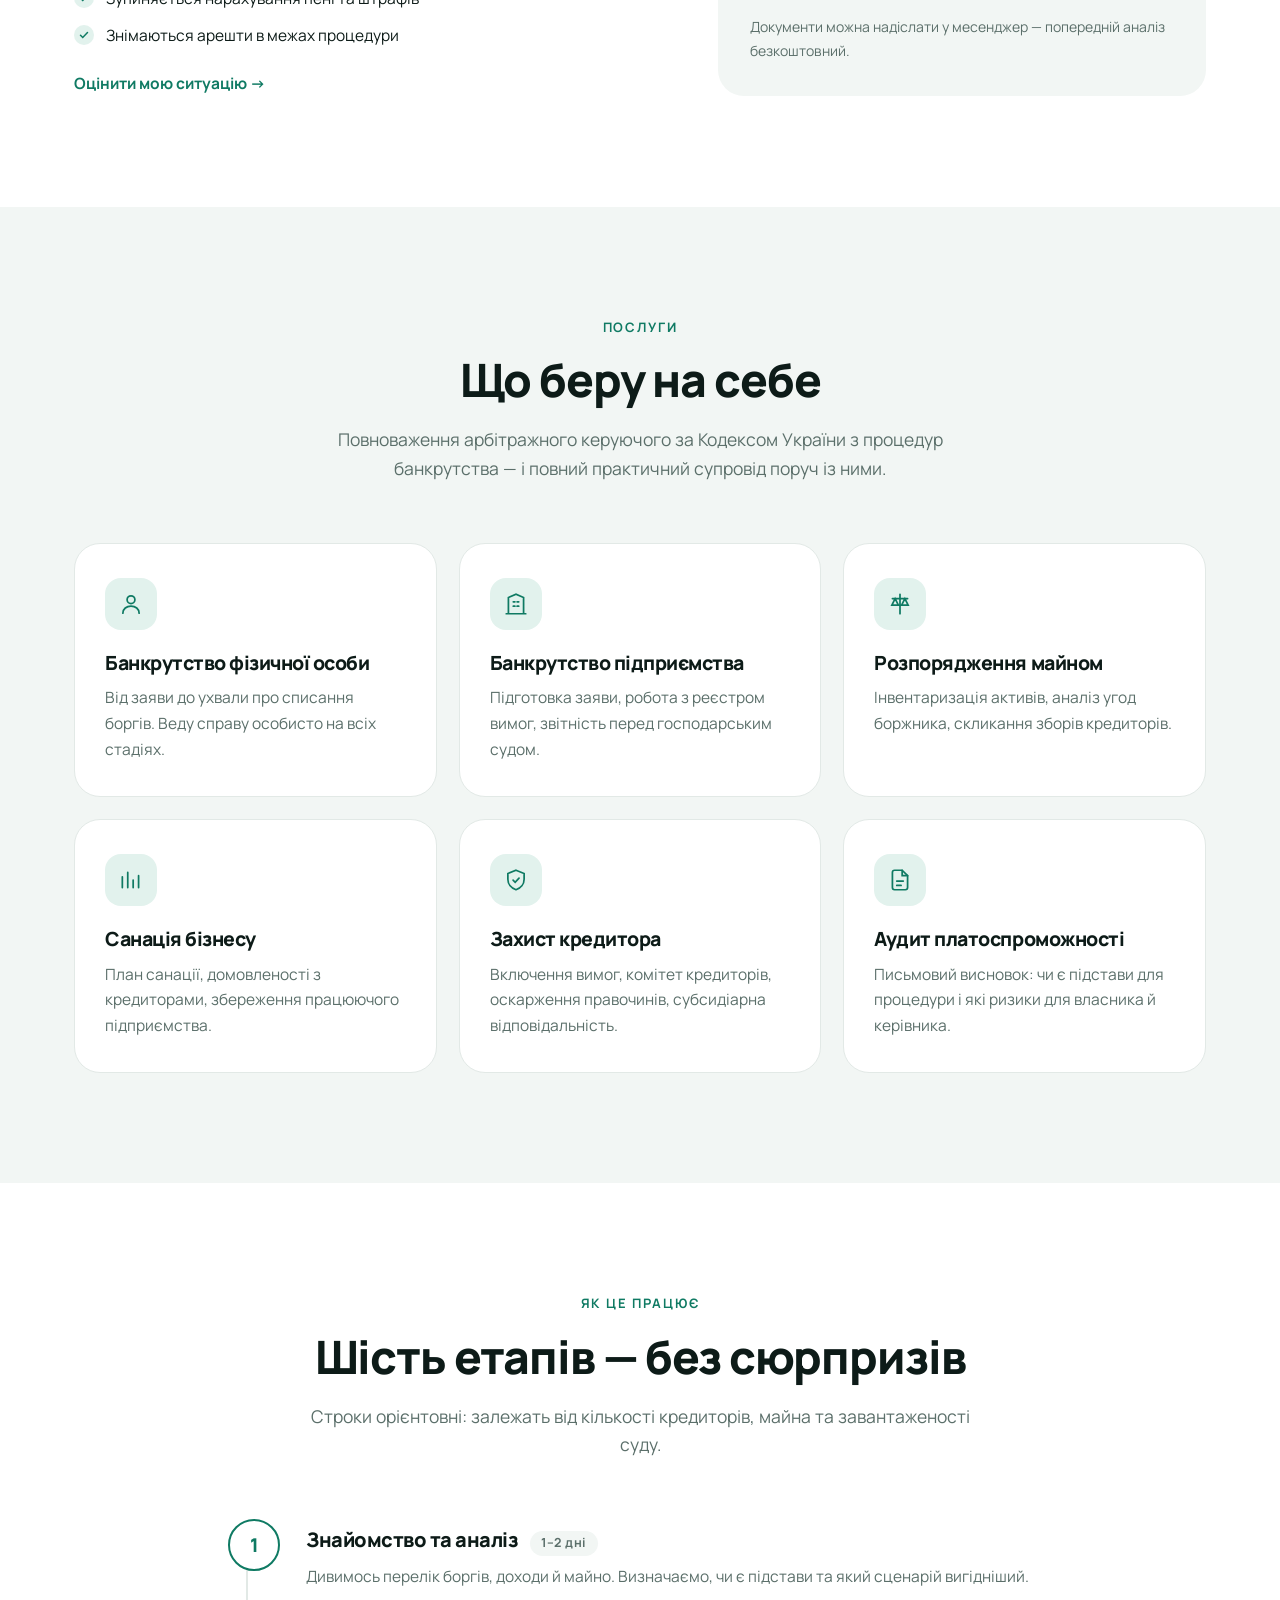
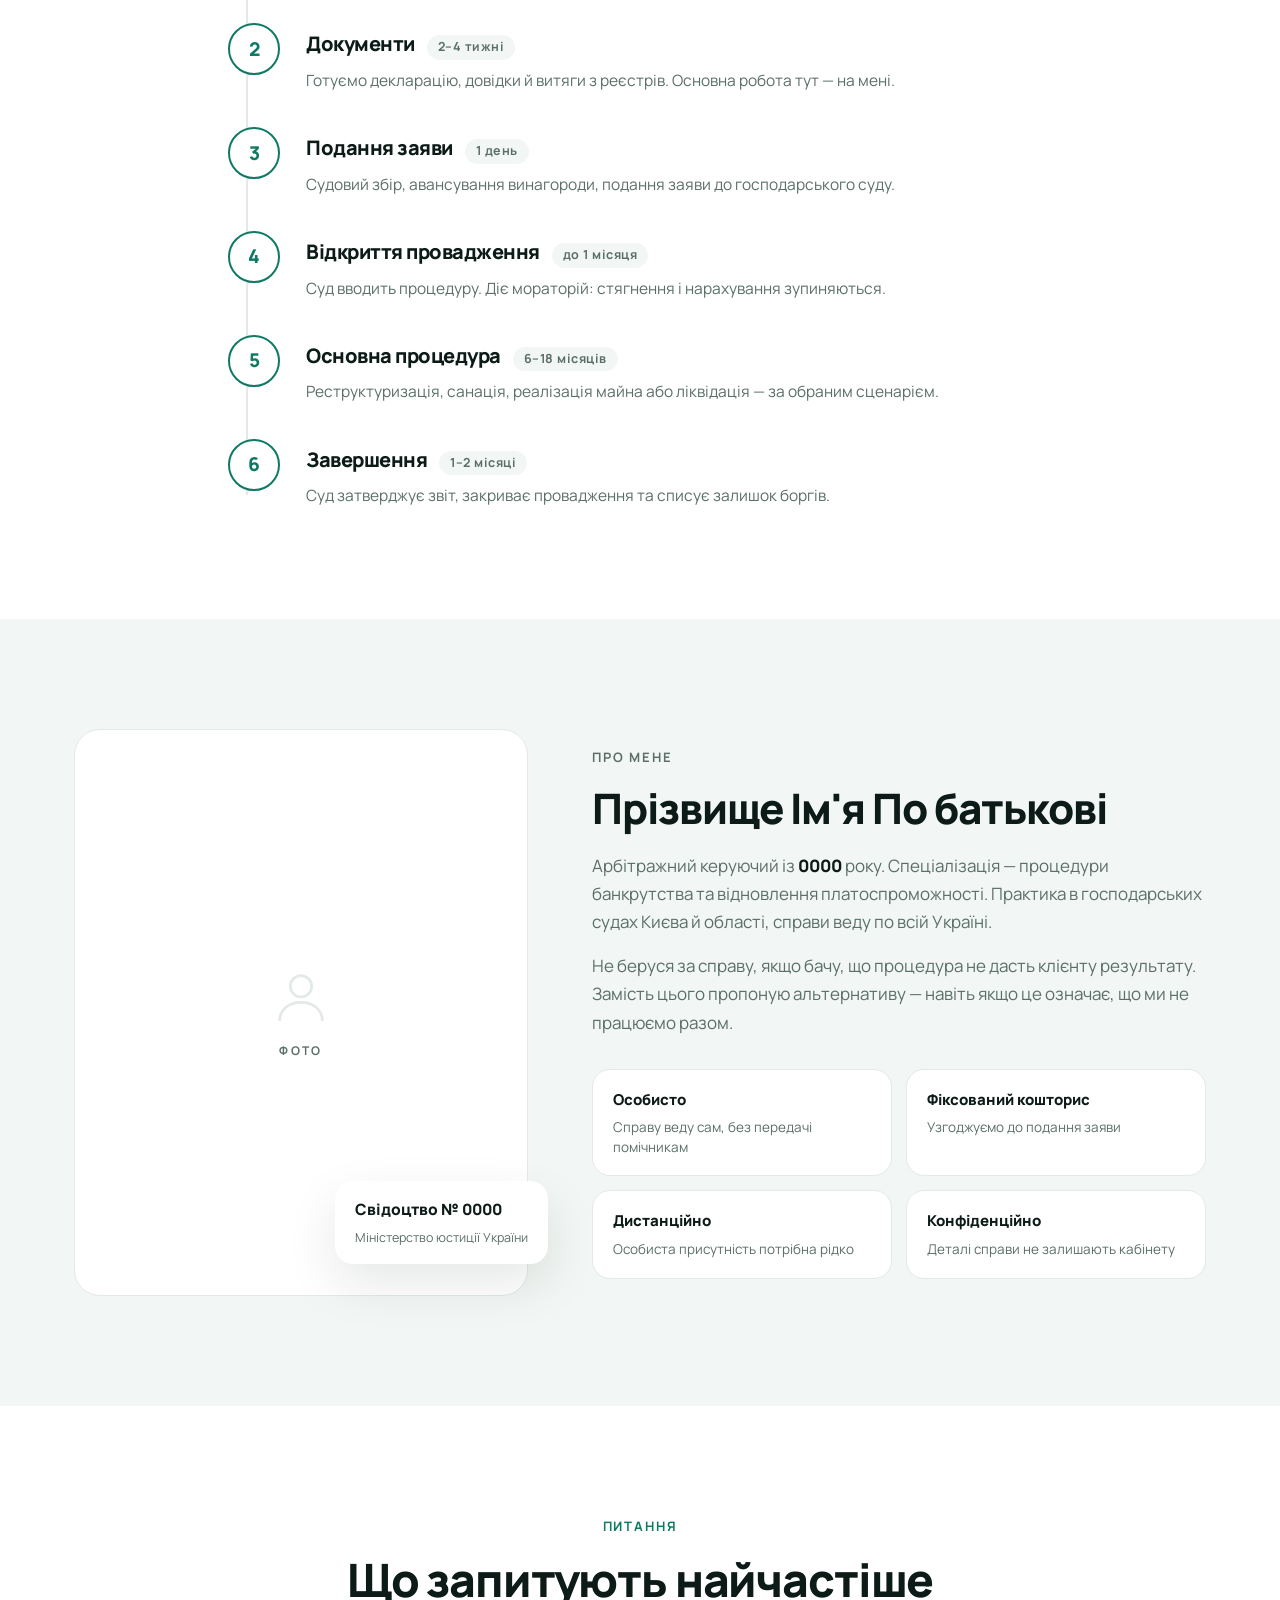
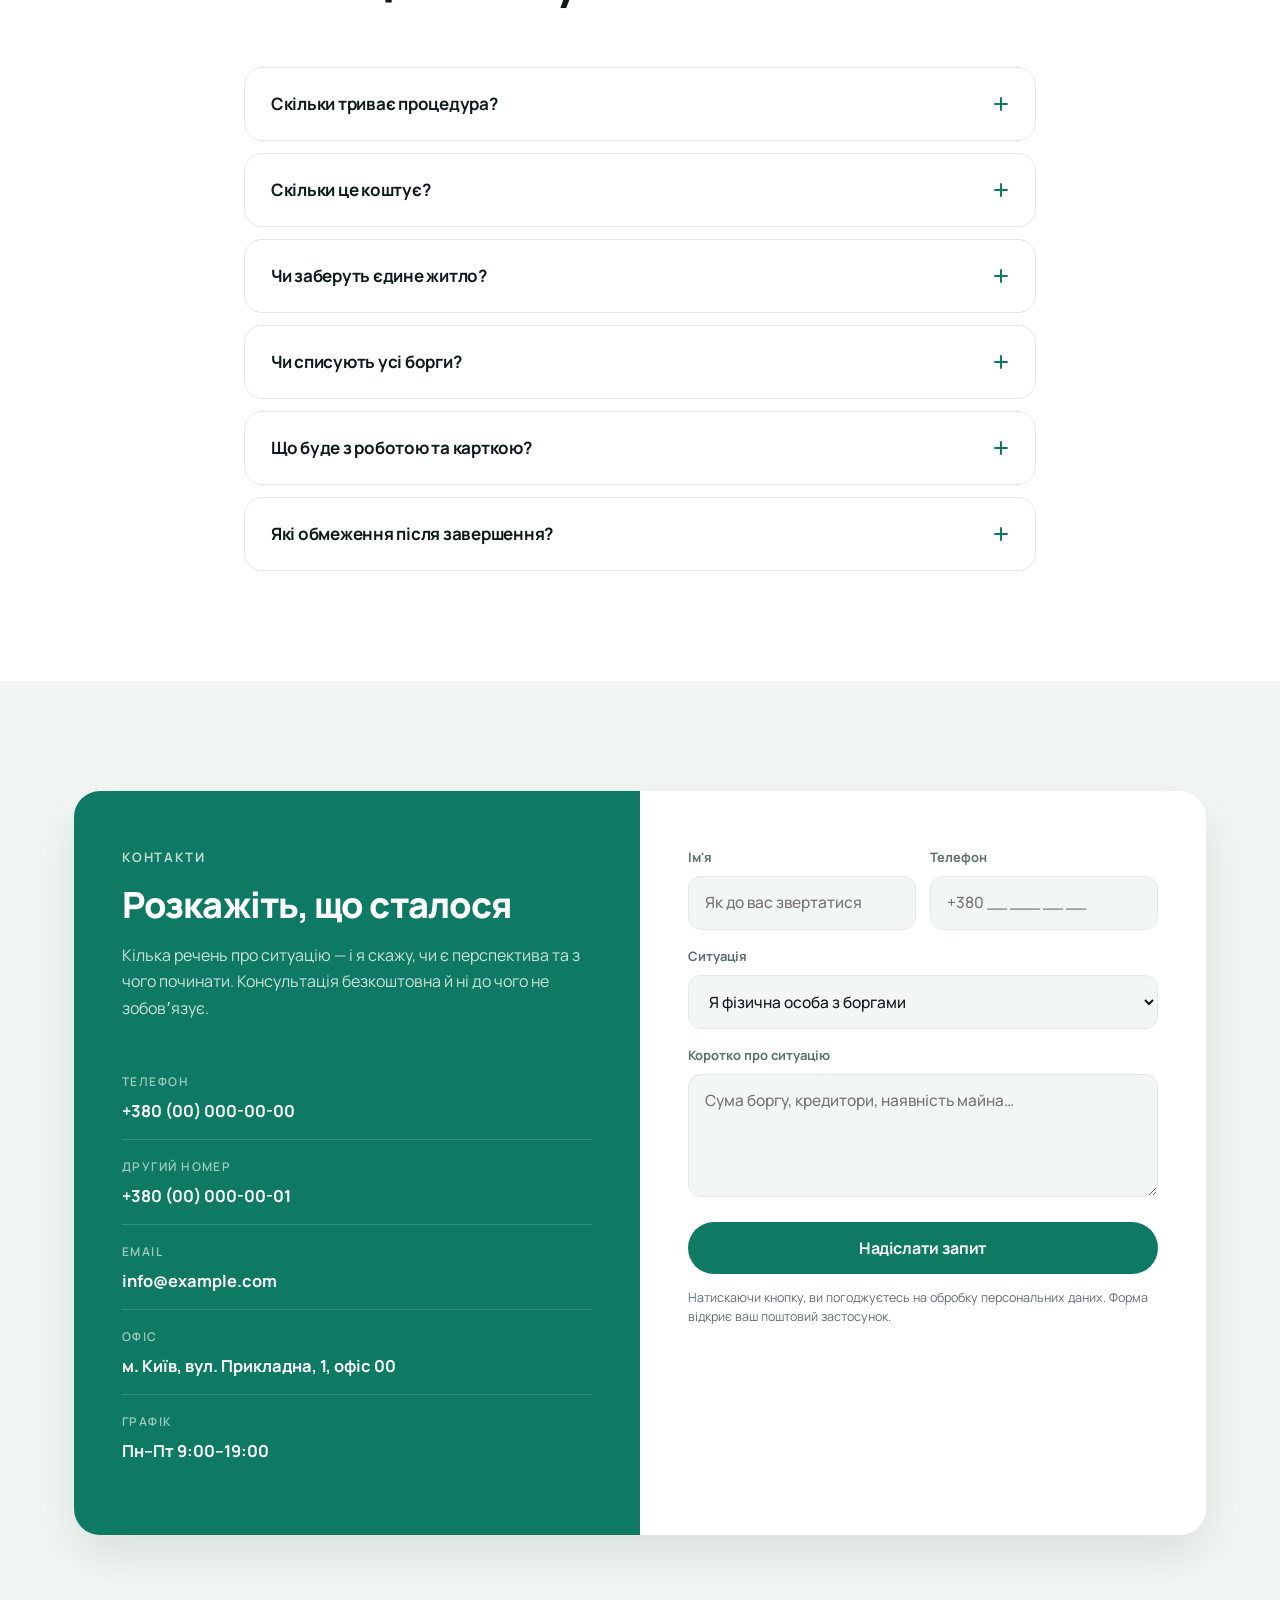
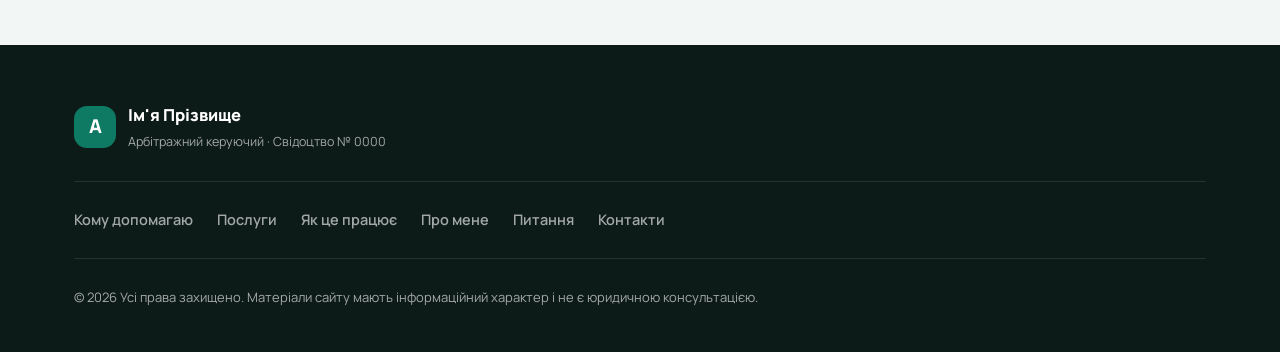
<file: design-2-modern/index.html>
<!DOCTYPE html>
<html lang="uk">
<head>
<meta charset="UTF-8">
<meta name="viewport" content="width=device-width, initial-scale=1.0">
<meta name="robots" content="noindex">
<title>Ім'я Прізвище — арбітражний керуючий | Списання боргів і банкрутство</title>
<meta name="description" content="Арбітражний керуючий: банкрутство фізичних осіб і підприємств, реструктуризація боргів, санація, ліквідація. Прозорі строки та кошторис. Перша консультація безкоштовна.">
<meta property="og:title" content="Ім'я Прізвище — арбітражний керуючий">
<meta property="og:description" content="Банкрутство та списання боргів під ключ. Перша консультація — безкоштовна.">
<meta property="og:type" content="website">
<link rel="icon" href="data:image/svg+xml,<svg xmlns='http://www.w3.org/2000/svg' viewBox='0 0 100 100'><rect width='100' height='100' rx='26' fill='%230f7a63'/><text x='50' y='68' font-size='52' font-family='Segoe UI,Arial,sans-serif' font-weight='700' fill='%23fff' text-anchor='middle'>А</text></svg>">
<link rel="preconnect" href="https://fonts.googleapis.com">
<link rel="preconnect" href="https://fonts.gstatic.com" crossorigin>
<link href="https://fonts.googleapis.com/css2?family=Manrope:wght@400;500;600;700;800&display=swap" rel="stylesheet">
<script>document.documentElement.className += " js";</script>
<link rel="stylesheet" href="style.css">
</head>
<body>

<!-- ═══════════ NAV ═══════════ -->
<header class="nav" id="nav">
  <div class="wrap nav__in">
    <a href="#" class="brand">
      <span class="brand__mark">А</span>
      <span class="brand__txt"><strong>Ім'я Прізвище</strong><em>арбітражний керуючий</em></span>
    </a>

    <nav class="menu" id="menu">
      <a href="#help">Кому допомагаю</a>
      <a href="#services">Послуги</a>
      <a href="#process">Як це працює</a>
      <a href="#about">Про мене</a>
      <a href="#faq">Питання</a>
    </nav>

    <div class="nav__act">
      <a class="tel" href="tel:+380000000000">+380 (00) 000-00-00</a>
      <a class="btn btn--pri" href="#contact">Консультація</a>
    </div>
    <button class="burger" id="burger" aria-label="Меню" aria-expanded="false"><span></span><span></span><span></span></button>
  </div>
</header>

<!-- ═══════════ HERO ═══════════ -->
<section class="hero">
  <div class="hero__glow" aria-hidden="true"></div>
  <div class="wrap hero__in">
    <span class="pill reveal"><i class="dot"></i>Свідоцтво № 0000 · Єдиний реєстр арбітражних керуючих</span>
    <h1 class="reveal">Борги можна закрити <span class="mark">законно</span> — і почати спочатку</h1>
    <p class="lead reveal">
      Арбітражний керуючий: веду процедури банкрутства фізичних осіб і підприємств.
      Кажу чесно, чи є перспектива, скільки це триватиме і в що обійдеться —
      ще до того, як ви щось підпишете.
    </p>
    <div class="hero__cta reveal">
      <a class="btn btn--pri btn--lg" href="#contact">Безкоштовна консультація</a>
      <a class="btn btn--soft btn--lg" href="#process">Як проходить процедура</a>
    </div>

    <div class="hero__trust reveal">
      <div><strong data-count="00">0</strong><span>років практики</span></div>
      <div><strong data-count="000">0</strong><span>завершених справ</span></div>
      <div><strong data-count="00">0</strong><span>млн грн списано</span></div>
      <div><strong>24/7</strong><span>звʼязок у складних ситуаціях</span></div>
    </div>
  </div>
</section>

<!-- ═══════════ КОМУ ДОПОМАГАЮ (таби) ═══════════ -->
<section class="section" id="help">
  <div class="wrap">
    <div class="shead shead--center reveal">
      <p class="eyebrow">Кому допомагаю</p>
      <h2>Три різні ситуації — три різні стратегії</h2>
      <p class="shead__sub">Оберіть свій випадок, щоб побачити, з чого почнемо.</p>
    </div>

    <div class="tabs reveal">
      <div class="tabs__bar" role="tablist">
        <button class="tabs__b is-on" role="tab" aria-selected="true"  data-tab="t1">Фізичним особам</button>
        <button class="tabs__b"       role="tab" aria-selected="false" data-tab="t2">Бізнесу</button>
        <button class="tabs__b"       role="tab" aria-selected="false" data-tab="t3">Кредиторам</button>
      </div>

      <div class="tabs__p is-on" id="t1" role="tabpanel">
        <div class="tabs__grid">
          <div>
            <h3>Заборгованість, яку вже не витягнути</h3>
            <p>Кредити, мікропозики, валютна іпотека, борги перед знайомими. Процедура неплатоспроможності дає законний вихід: частину боргів реструктуризують, залишок списують.</p>
            <ul class="ticks">
              <li>Колектори втрачають право на стягнення після відкриття провадження</li>
              <li>Зупиняється нарахування пені та штрафів</li>
              <li>Знімаються арешти в межах процедури</li>
            </ul>
            <a class="link" href="#contact">Оцінити мою ситуацію →</a>
          </div>
          <div class="tabs__box">
            <h4>Що знадобиться на старті</h4>
            <ol class="ol">
              <li>Перелік кредиторів і сум</li>
              <li>Дані про майно та доходи</li>
              <li>Копії договорів і рішень судів, якщо є</li>
            </ol>
            <p class="tabs__note">Документи можна надіслати у месенджер — попередній аналіз безкоштовний.</p>
          </div>
        </div>
      </div>

      <div class="tabs__p" id="t2" role="tabpanel" hidden>
        <div class="tabs__grid">
          <div>
            <h3>Підприємство не тягне зобовʼязань</h3>
            <p>Санація дозволяє зберегти бізнес і розрахуватися за планом, ліквідація — цивілізовано закрити компанію. Ключове — увійти в процедуру вчасно, до того, як виникнуть питання до керівника.</p>
            <ul class="ticks">
              <li>Захист від хаотичних стягнень і виконавчих проваджень</li>
              <li>Зниження ризику субсидіарної відповідальності</li>
              <li>Контрольована реалізація активів</li>
            </ul>
            <a class="link" href="#contact">Обговорити ситуацію бізнесу →</a>
          </div>
          <div class="tabs__box">
            <h4>З чого почнемо</h4>
            <ol class="ol">
              <li>Аналіз балансу й структури боргу</li>
              <li>Перевірка ознак неплатоспроможності</li>
              <li>Вибір сценарію: санація чи ліквідація</li>
            </ol>
            <p class="tabs__note">За результатом отримаєте письмовий висновок із оцінкою ризиків.</p>
          </div>
        </div>
      </div>

      <div class="tabs__p" id="t3" role="tabpanel" hidden>
        <div class="tabs__grid">
          <div>
            <h3>Вам винні — і боржник іде в банкрутство</h3>
            <p>У процедурі виграє той, хто діє першим і за строками. Забезпечую включення вимог до реєстру, представництво у зборах кредиторів та оскарження сумнівних правочинів боржника.</p>
            <ul class="ticks">
              <li>Заява з грошовими вимогами у строк</li>
              <li>Участь у комітеті кредиторів</li>
              <li>Оспорювання виведення активів</li>
            </ul>
            <a class="link" href="#contact">Захистити свої вимоги →</a>
          </div>
          <div class="tabs__box">
            <h4>Критично важливо</h4>
            <ol class="ol">
              <li>Строк на подання вимог обмежений</li>
              <li>Потрібні документи, що підтверджують борг</li>
              <li>Чим раніше — тим більше шансів на стягнення</li>
            </ol>
            <p class="tabs__note">Якщо провадження вже відкрито — не зволікайте, строки спливають швидко.</p>
          </div>
        </div>
      </div>
    </div>
  </div>
</section>

<!-- ═══════════ ПОСЛУГИ ═══════════ -->
<section class="section section--soft" id="services">
  <div class="wrap">
    <div class="shead shead--center reveal">
      <p class="eyebrow">Послуги</p>
      <h2>Що беру на себе</h2>
      <p class="shead__sub">Повноваження арбітражного керуючого за Кодексом України з процедур банкрутства — і повний практичний супровід поруч із ними.</p>
    </div>

    <div class="grid grid--3">
      <article class="scard reveal">
        <span class="ic"><svg viewBox="0 0 24 24" fill="none" stroke="currentColor" stroke-width="1.6" stroke-linecap="round"><circle cx="12" cy="8" r="3.6"/><path d="M4.5 20.5c0-4 3.4-6.6 7.5-6.6s7.5 2.6 7.5 6.6"/></svg></span>
        <h3>Банкрутство фізичної особи</h3>
        <p>Від заяви до ухвали про списання боргів. Веду справу особисто на всіх стадіях.</p>
      </article>
      <article class="scard reveal">
        <span class="ic"><svg viewBox="0 0 24 24" fill="none" stroke="currentColor" stroke-width="1.6" stroke-linecap="round"><path d="M3 21h18M5 21V6l7-3 7 3v15M9.5 10h1.5M13 10h1.5M9.5 14h1.5M13 14h1.5"/></svg></span>
        <h3>Банкрутство підприємства</h3>
        <p>Підготовка заяви, робота з реєстром вимог, звітність перед господарським судом.</p>
      </article>
      <article class="scard reveal">
        <span class="ic"><svg viewBox="0 0 24 24" fill="none" stroke="currentColor" stroke-width="1.6" stroke-linecap="round"><path d="M12 3v18M5 7h14M7.5 7l-3 6h6zM16.5 7l-3 6h6z"/></svg></span>
        <h3>Розпорядження майном</h3>
        <p>Інвентаризація активів, аналіз угод боржника, скликання зборів кредиторів.</p>
      </article>
      <article class="scard reveal">
        <span class="ic"><svg viewBox="0 0 24 24" fill="none" stroke="currentColor" stroke-width="1.6" stroke-linecap="round"><path d="M4 19V9m5 10V5m5 14v-7m5 7V8"/></svg></span>
        <h3>Санація бізнесу</h3>
        <p>План санації, домовленості з кредиторами, збереження працюючого підприємства.</p>
      </article>
      <article class="scard reveal">
        <span class="ic"><svg viewBox="0 0 24 24" fill="none" stroke="currentColor" stroke-width="1.6" stroke-linecap="round"><path d="M12 3l7.5 3v5.4c0 4.4-3.1 8.2-7.5 9.6-4.4-1.4-7.5-5.2-7.5-9.6V6z"/><path d="M9.3 12.2l1.9 1.9 3.6-3.9"/></svg></span>
        <h3>Захист кредитора</h3>
        <p>Включення вимог, комітет кредиторів, оскарження правочинів, субсидіарна відповідальність.</p>
      </article>
      <article class="scard reveal">
        <span class="ic"><svg viewBox="0 0 24 24" fill="none" stroke="currentColor" stroke-width="1.6" stroke-linecap="round"><path d="M14 3H7a2 2 0 00-2 2v14a2 2 0 002 2h10a2 2 0 002-2V8z"/><path d="M14 3v5h5M9 13h6M9 17h4"/></svg></span>
        <h3>Аудит платоспроможності</h3>
        <p>Письмовий висновок: чи є підстави для процедури і які ризики для власника й керівника.</p>
      </article>
    </div>
  </div>
</section>

<!-- ═══════════ ПРОЦЕС ═══════════ -->
<section class="section" id="process">
  <div class="wrap">
    <div class="shead shead--center reveal">
      <p class="eyebrow">Як це працює</p>
      <h2>Шість етапів — без сюрпризів</h2>
      <p class="shead__sub">Строки орієнтовні: залежать від кількості кредиторів, майна та завантаженості суду.</p>
    </div>

    <ol class="tl">
      <li class="tl__i reveal"><span class="tl__n">1</span>
        <div class="tl__c"><h3>Знайомство та аналіз <em>1–2 дні</em></h3>
        <p>Дивимось перелік боргів, доходи й майно. Визначаємо, чи є підстави та який сценарій вигідніший.</p></div></li>
      <li class="tl__i reveal"><span class="tl__n">2</span>
        <div class="tl__c"><h3>Документи <em>2–4 тижні</em></h3>
        <p>Готуємо декларацію, довідки й витяги з реєстрів. Основна робота тут — на мені.</p></div></li>
      <li class="tl__i reveal"><span class="tl__n">3</span>
        <div class="tl__c"><h3>Подання заяви <em>1 день</em></h3>
        <p>Судовий збір, авансування винагороди, подання заяви до господарського суду.</p></div></li>
      <li class="tl__i reveal"><span class="tl__n">4</span>
        <div class="tl__c"><h3>Відкриття провадження <em>до 1 місяця</em></h3>
        <p>Суд вводить процедуру. Діє мораторій: стягнення і нарахування зупиняються.</p></div></li>
      <li class="tl__i reveal"><span class="tl__n">5</span>
        <div class="tl__c"><h3>Основна процедура <em>6–18 місяців</em></h3>
        <p>Реструктуризація, санація, реалізація майна або ліквідація — за обраним сценарієм.</p></div></li>
      <li class="tl__i reveal"><span class="tl__n">6</span>
        <div class="tl__c"><h3>Завершення <em>1–2 місяці</em></h3>
        <p>Суд затверджує звіт, закриває провадження та списує залишок боргів.</p></div></li>
    </ol>
  </div>
</section>

<!-- ═══════════ ПРО МЕНЕ ═══════════ -->
<section class="section section--soft" id="about">
  <div class="wrap about">
    <div class="about__card reveal">
      <div class="ph">
        <svg viewBox="0 0 24 24" fill="none" stroke="currentColor" stroke-width="1"><circle cx="12" cy="8" r="4"/><path d="M4 21c0-4.4 3.6-7 8-7s8 2.6 8 7"/></svg>
        <span>Фото</span>
      </div>
      <div class="about__badge">
        <strong>Свідоцтво № 0000</strong>
        <span>Міністерство юстиції України</span>
      </div>
    </div>

    <div class="about__txt reveal">
      <p class="eyebrow">Про мене</p>
      <h2>Прізвище Ім'я По батькові</h2>
      <p>Арбітражний керуючий із <strong>0000</strong> року. Спеціалізація — процедури банкрутства та відновлення платоспроможності. Практика в господарських судах Києва й області, справи веду по всій Україні.</p>
      <p>Не беруся за справу, якщо бачу, що процедура не дасть клієнту результату. Замість цього пропоную альтернативу — навіть якщо це означає, що ми не працюємо разом.</p>

      <div class="facts">
        <div class="fact"><strong>Особисто</strong><span>Справу веду сам, без передачі помічникам</span></div>
        <div class="fact"><strong>Фіксований кошторис</strong><span>Узгоджуємо до подання заяви</span></div>
        <div class="fact"><strong>Дистанційно</strong><span>Особиста присутність потрібна рідко</span></div>
        <div class="fact"><strong>Конфіденційно</strong><span>Деталі справи не залишають кабінету</span></div>
      </div>
    </div>
  </div>
</section>

<!-- ═══════════ FAQ ═══════════ -->
<section class="section" id="faq">
  <div class="wrap wrap--narrow">
    <div class="shead shead--center reveal">
      <p class="eyebrow">Питання</p>
      <h2>Що запитують найчастіше</h2>
    </div>

    <div class="acc">
      <details class="acc__i reveal"><summary>Скільки триває процедура?<span class="acc__x"></span></summary>
        <div class="acc__b"><p>Для фізичної особи зазвичай від 8 місяців до 2 років, для підприємства — довше. Точний прогноз даю після перегляду документів: усе залежить від кількості кредиторів і наявності майна.</p></div></details>
      <details class="acc__i reveal"><summary>Скільки це коштує?<span class="acc__x"></span></summary>
        <div class="acc__b"><p>Три складові: судовий збір, авансування винагороди арбітражного керуючого на депозит суду та оплата супроводу. Повний кошторис фіксуємо письмово до подання заяви — далі він не змінюється.</p></div></details>
      <details class="acc__i reveal"><summary>Чи заберуть єдине житло?<span class="acc__x"></span></summary>
        <div class="acc__b"><p>Для єдиного житла закон передбачає обмеження щодо стягнення, для іпотечного — окремі правила. Це найчастіше питання, і відповідь завжди залежить від конкретних документів.</p></div></details>
      <details class="acc__i reveal"><summary>Чи списують усі борги?<span class="acc__x"></span></summary>
        <div class="acc__b"><p>Ні. Аліменти, відшкодування шкоди життю та здоров'ю та деякі інші вимоги залишаються незалежно від процедури. Решта заборгованості за результатами провадження може бути списана.</p></div></details>
      <details class="acc__i reveal"><summary>Що буде з роботою та карткою?<span class="acc__x"></span></summary>
        <div class="acc__b"><p>Роботу ви не втрачаєте. Рахунками під час процедури розпоряджається керуючий у визначених законом межах — як саме, розберемо на консультації щодо вашого випадку.</p></div></details>
      <details class="acc__i reveal"><summary>Які обмеження після завершення?<span class="acc__x"></span></summary>
        <div class="acc__b"><p>Певний час діє обов'язок повідомляти про свій статус при отриманні кредитів та інші обмеження. Повний перелік наслідків проговорюємо заздалегідь, щоб рішення було свідомим.</p></div></details>
    </div>
  </div>
</section>

<!-- ═══════════ КОНТАКТИ ═══════════ -->
<section class="section section--soft" id="contact">
  <div class="wrap">
    <div class="cbox">
      <div class="cbox__l reveal">
        <p class="eyebrow eyebrow--light">Контакти</p>
        <h2>Розкажіть, що сталося</h2>
        <p class="cbox__sub">Кілька речень про ситуацію — і я скажу, чи є перспектива та з чого починати. Консультація безкоштовна й ні до чого не зобовʼязує.</p>

        <ul class="clist">
          <li><span>Телефон</span><a href="tel:+380000000000">+380 (00) 000-00-00</a></li>
          <li><span>Другий номер</span><a href="tel:+380000000001">+380 (00) 000-00-01</a></li>
          <li><span>Email</span><a href="mailto:info@example.com">info@example.com</a></li>
          <li><span>Офіс</span>м. Київ, вул. Прикладна, 1, офіс 00</li>
          <li><span>Графік</span>Пн–Пт 9:00–19:00</li>
        </ul>
      </div>

      <form class="cform reveal" id="form">
        <div class="f2">
          <div class="field"><label for="f-name">Ім'я</label><input id="f-name" name="name" required placeholder="Як до вас звертатися"></div>
          <div class="field"><label for="f-phone">Телефон</label><input id="f-phone" name="phone" type="tel" required placeholder="+380 __ ___ __ __"></div>
        </div>
        <div class="field"><label for="f-type">Ситуація</label>
          <select id="f-type" name="type">
            <option>Я фізична особа з боргами</option>
            <option>У мене підприємство</option>
            <option>Я кредитор</option>
            <option>Інше питання</option>
          </select>
        </div>
        <div class="field"><label for="f-msg">Коротко про ситуацію</label><textarea id="f-msg" name="message" rows="4" placeholder="Сума боргу, кредитори, наявність майна…"></textarea></div>
        <button class="btn btn--pri btn--full btn--lg" type="submit">Надіслати запит</button>
        <p class="cform__note">Натискаючи кнопку, ви погоджуєтесь на обробку персональних даних. Форма відкриє ваш поштовий застосунок.</p>
        <p class="cform__ok" id="formOk" hidden>Дякую! Лист сформовано — надішліть його у поштовому застосунку.</p>
      </form>
    </div>
  </div>
</section>

<!-- ═══════════ ФУТЕР ═══════════ -->
<footer class="foot">
  <div class="wrap foot__in">
    <div class="foot__brand">
      <span class="brand__mark">А</span>
      <div><strong>Ім'я Прізвище</strong><em>Арбітражний керуючий · Свідоцтво № 0000</em></div>
    </div>
    <nav class="foot__nav">
      <a href="#help">Кому допомагаю</a><a href="#services">Послуги</a><a href="#process">Як це працює</a><a href="#about">Про мене</a><a href="#faq">Питання</a><a href="#contact">Контакти</a>
    </nav>
    <p class="foot__copy">© <span id="year">2026</span> Усі права захищено. Матеріали сайту мають інформаційний характер і не є юридичною консультацією.</p>
  </div>
</footer>

<a class="fab" href="tel:+380000000000" aria-label="Зателефонувати">
  <svg viewBox="0 0 24 24" fill="none" stroke="currentColor" stroke-width="1.8" stroke-linecap="round"><path d="M6.5 3.5l3 .8 1 3.4-2 1.6a12 12 0 006.2 6.2l1.6-2 3.4 1 .8 3a2 2 0 01-2 2.3C10.9 23 1 13.1 1.2 5.5a2 2 0 012.3-2z"/></svg>
</a>

<script src="script.js"></script>
</body>
</html>
</file>
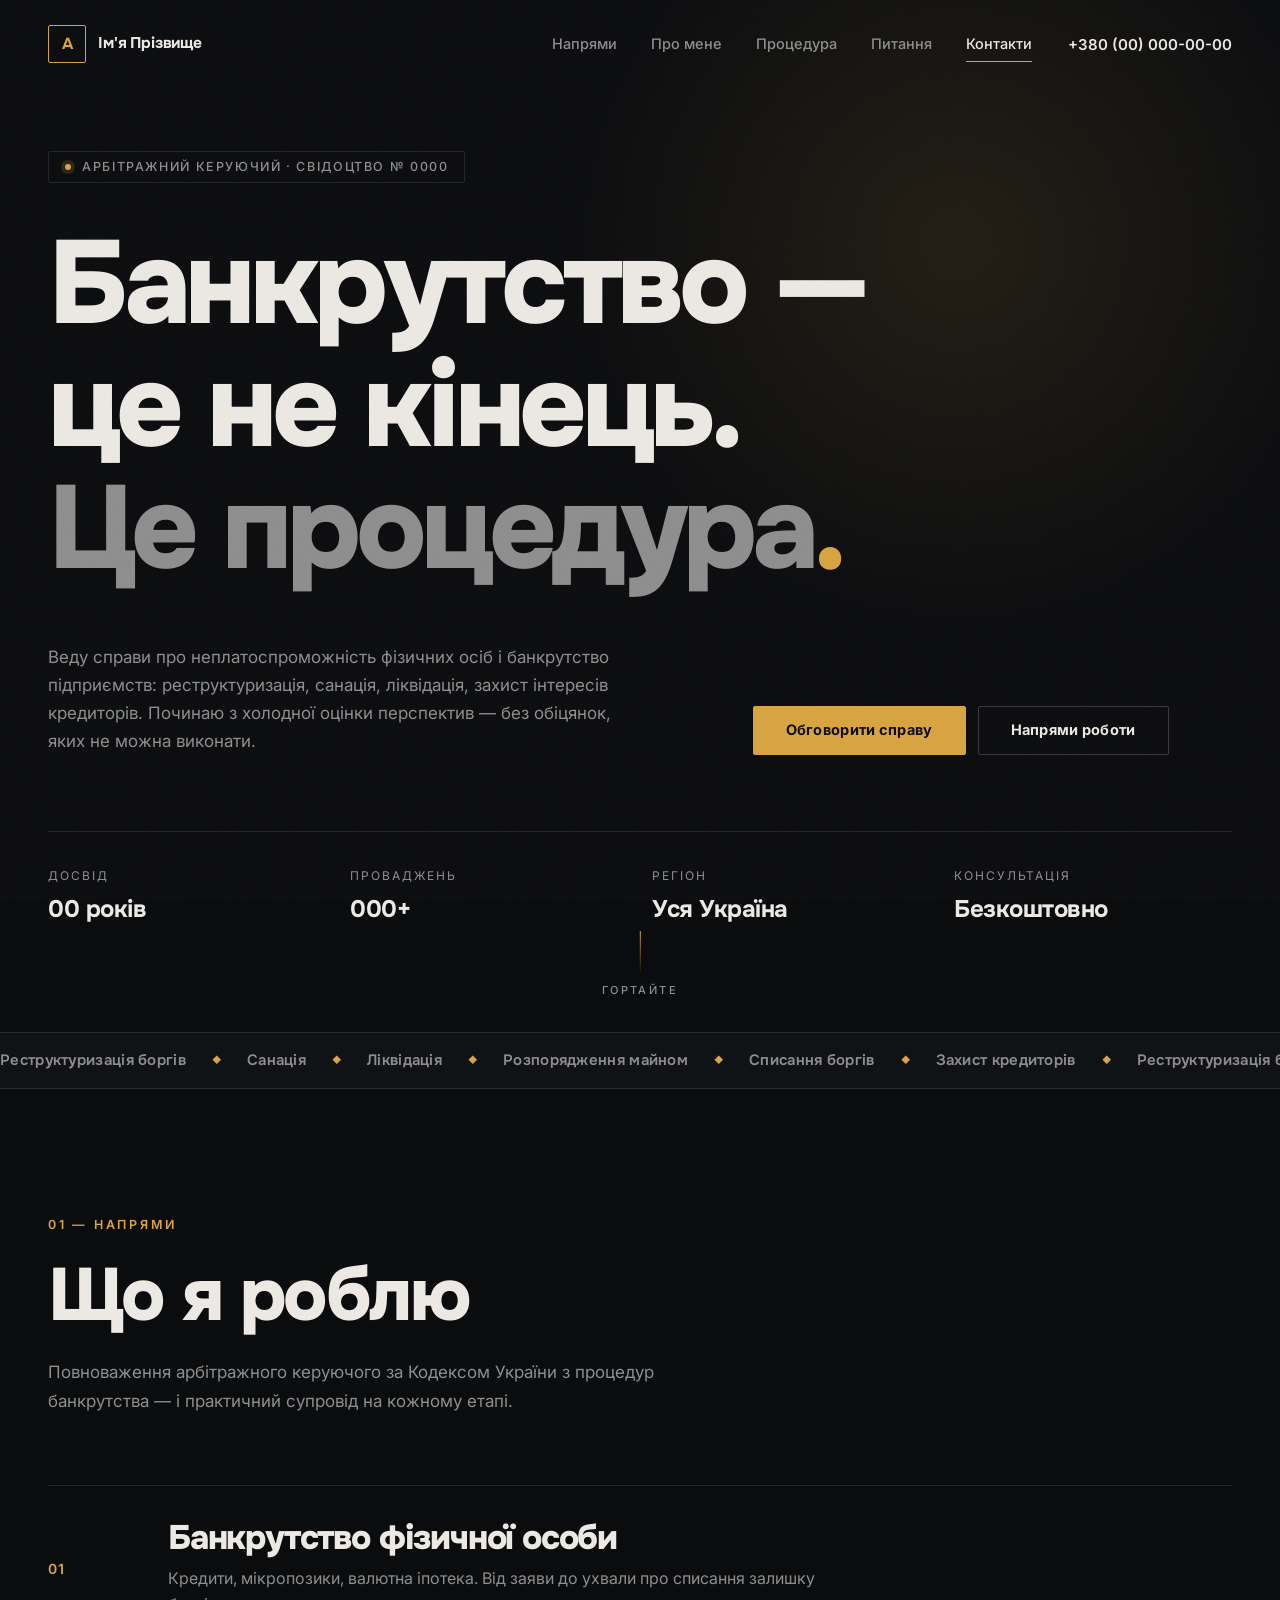
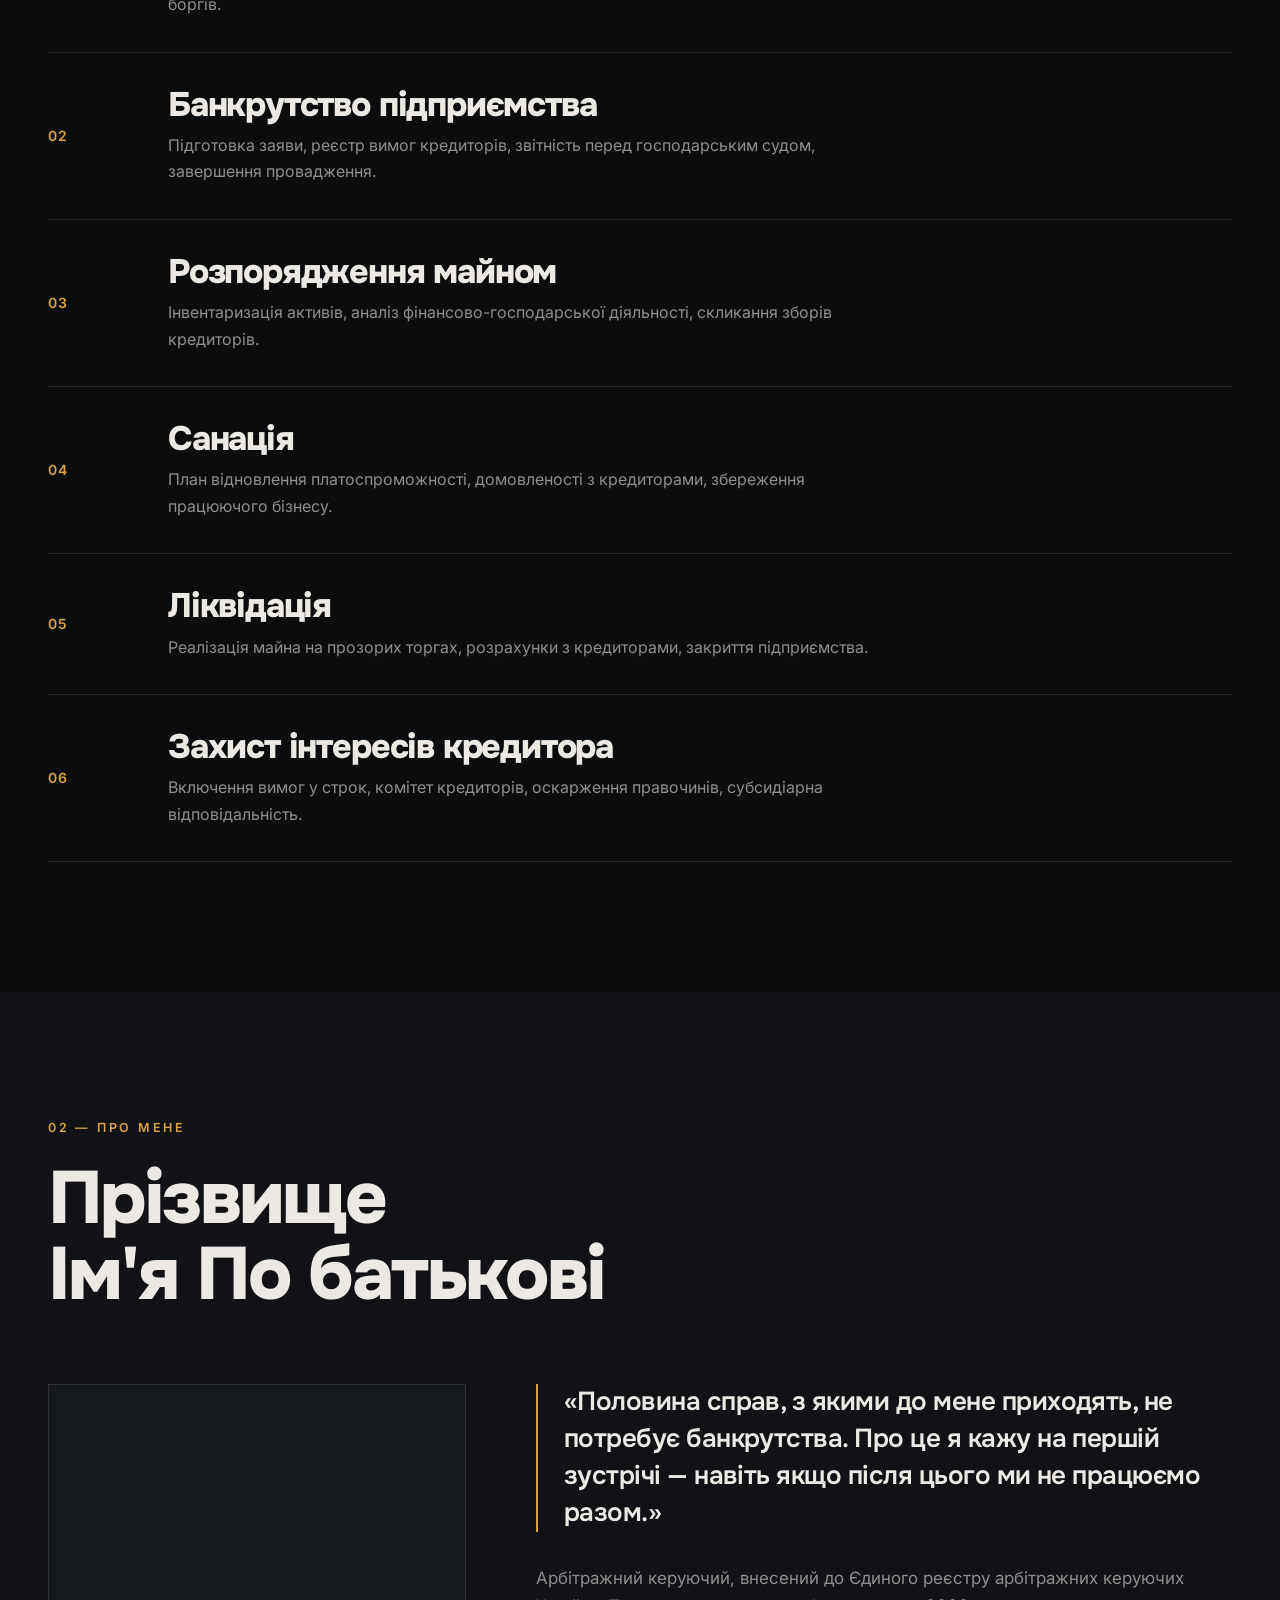
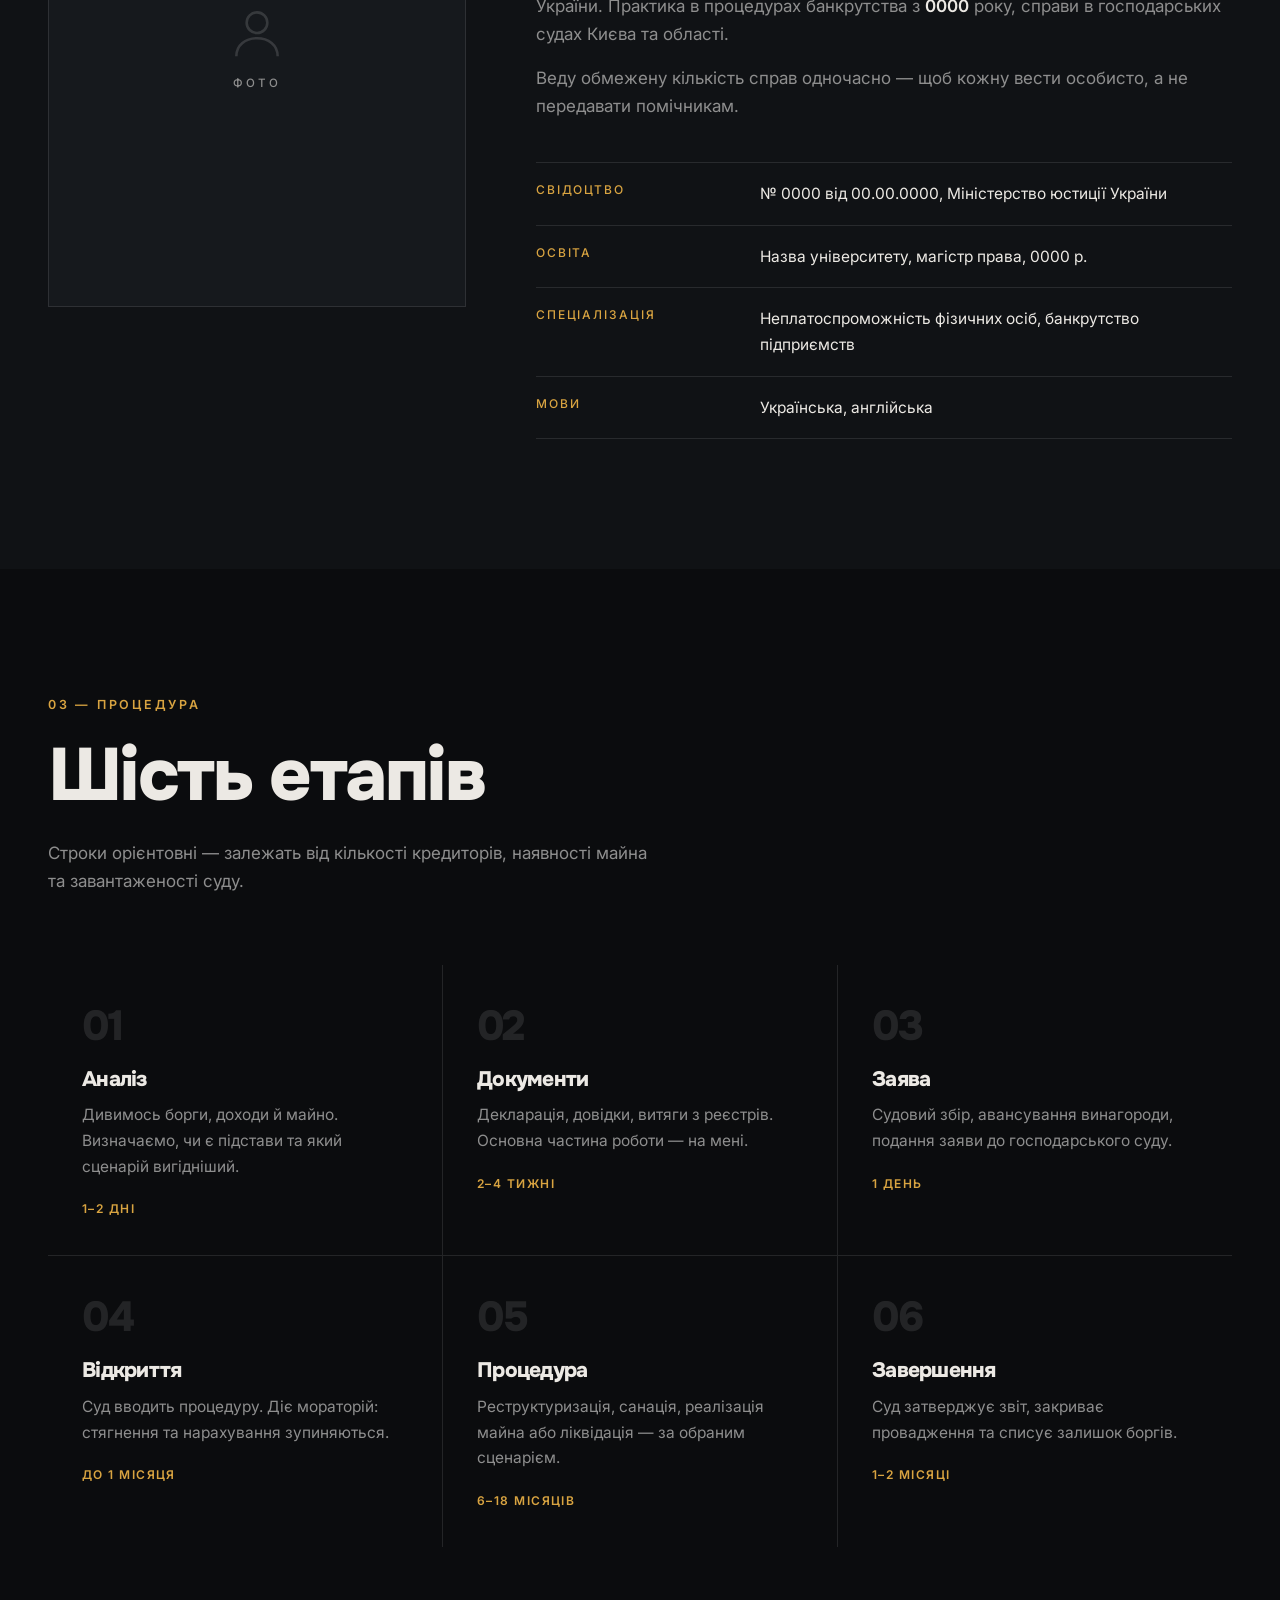
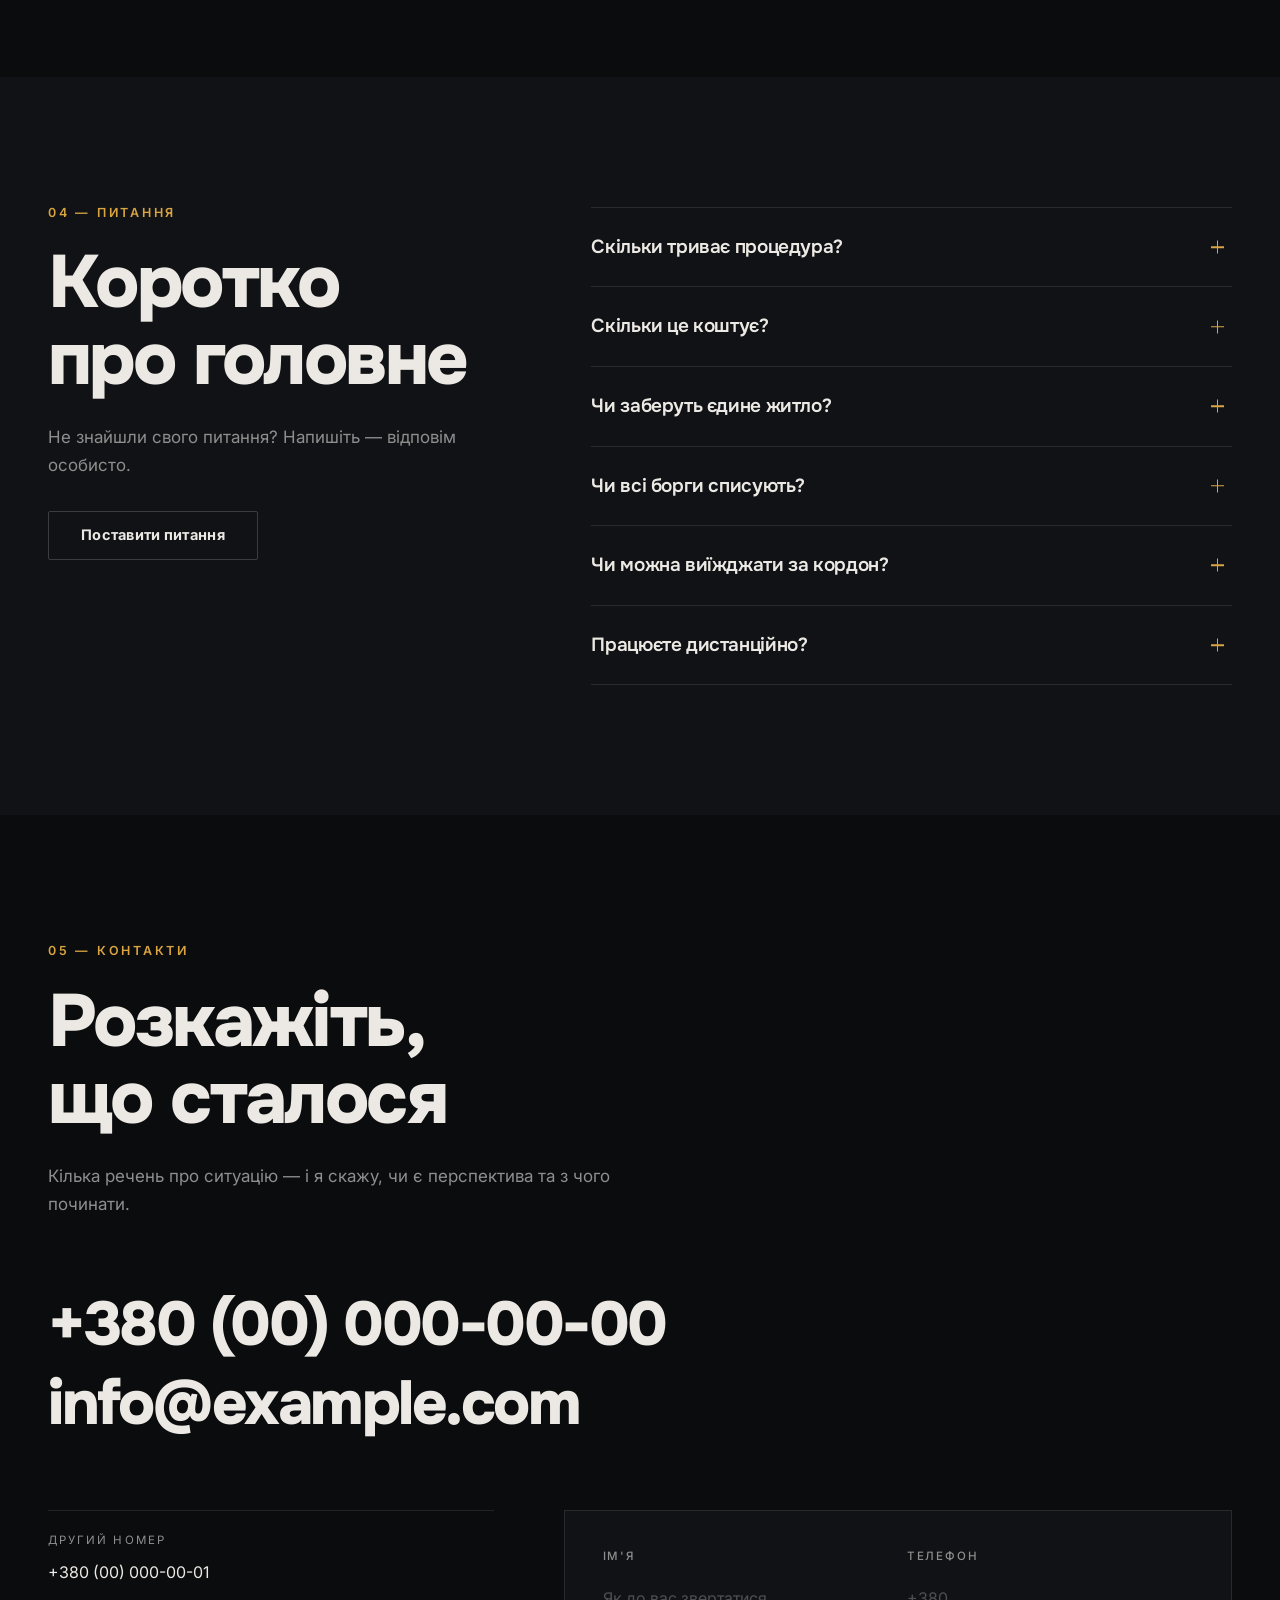
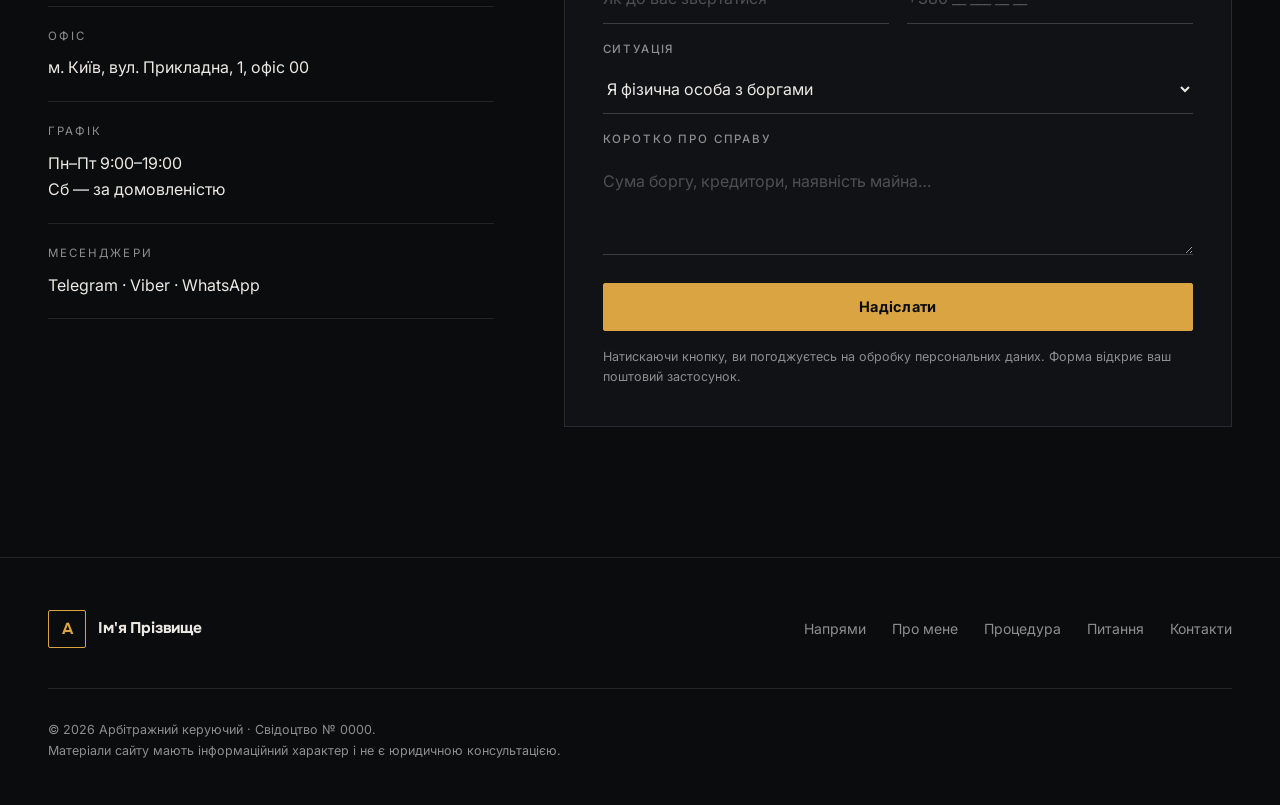
<file: design-3-dark/index.html>
<!DOCTYPE html>
<html lang="uk">
<head>
<meta charset="UTF-8">
<meta name="viewport" content="width=device-width, initial-scale=1.0">
<meta name="robots" content="noindex">
<title>Ім'я Прізвище — арбітражний керуючий | Банкрутство, санація, ліквідація</title>
<meta name="description" content="Арбітражний керуючий. Процедури банкрутства фізичних осіб та підприємств: реструктуризація, санація, ліквідація, захист кредиторів. Чесна оцінка перспектив справи.">
<meta property="og:title" content="Ім'я Прізвище — арбітражний керуючий">
<meta property="og:description" content="Банкрутство без хаосу. Процедури для фізичних осіб і бізнесу.">
<meta property="og:type" content="website">
<link rel="icon" href="data:image/svg+xml,<svg xmlns='http://www.w3.org/2000/svg' viewBox='0 0 100 100'><rect width='100' height='100' rx='22' fill='%230b0c0e'/><text x='50' y='69' font-size='54' font-family='Segoe UI,Arial,sans-serif' font-weight='700' fill='%23d9a441' text-anchor='middle'>А</text></svg>">
<link rel="preconnect" href="https://fonts.googleapis.com">
<link rel="preconnect" href="https://fonts.gstatic.com" crossorigin>
<link href="https://fonts.googleapis.com/css2?family=Onest:wght@400;500;600;700;800&family=Inter:wght@400;500;600&display=swap" rel="stylesheet">
<script>document.documentElement.className += " js";</script>
<link rel="stylesheet" href="style.css">
</head>
<body>
<div class="grain" aria-hidden="true"></div>

<!-- ═══════════ NAV ═══════════ -->
<header class="nav" id="nav">
  <div class="wrap nav__in">
    <a href="#" class="mono"><span>А</span>Ім'я Прізвище</a>
    <nav class="menu" id="menu">
      <a href="#services">Напрями</a>
      <a href="#about">Про мене</a>
      <a href="#process">Процедура</a>
      <a href="#faq">Питання</a>
      <a href="#contact">Контакти</a>
    </nav>
    <a class="nav__tel" href="tel:+380000000000">+380 (00) 000-00-00</a>
    <button class="burger" id="burger" aria-label="Меню" aria-expanded="false"><span></span><span></span></button>
  </div>
</header>

<!-- ═══════════ HERO ═══════════ -->
<section class="hero">
  <div class="hero__aura" aria-hidden="true"></div>
  <div class="wrap hero__in">
    <p class="tag reveal"><i></i>Арбітражний керуючий · Свідоцтво № 0000</p>
    <h1 class="reveal">Банкрутство —<br>це не кінець.<br><span>Це процедура<b>.</b></span></h1>
    <div class="hero__b reveal">
      <p>
        Веду справи про неплатоспроможність фізичних осіб і банкрутство підприємств:
        реструктуризація, санація, ліквідація, захист інтересів кредиторів.
        Починаю з холодної оцінки перспектив — без обіцянок, яких не можна виконати.
      </p>
      <div class="hero__cta">
        <a class="btn" href="#contact">Обговорити справу</a>
        <a class="btn btn--line" href="#services">Напрями роботи</a>
      </div>
    </div>

    <div class="meta reveal">
      <div><em>Досвід</em><strong>00 років</strong></div>
      <div><em>Проваджень</em><strong>000+</strong></div>
      <div><em>Регіон</em><strong>Уся Україна</strong></div>
      <div><em>Консультація</em><strong>Безкоштовно</strong></div>
    </div>
  </div>
  <div class="scroll" aria-hidden="true"><span></span>гортайте</div>
</section>

<!-- ═══════════ БІГУЧИЙ РЯДОК ═══════════ -->
<div class="marq" aria-hidden="true">
  <div class="marq__t">
    <span>Реструктуризація боргів</span><i>◆</i><span>Санація</span><i>◆</i><span>Ліквідація</span><i>◆</i>
    <span>Розпорядження майном</span><i>◆</i><span>Списання боргів</span><i>◆</i><span>Захист кредиторів</span><i>◆</i>
    <span>Реструктуризація боргів</span><i>◆</i><span>Санація</span><i>◆</i><span>Ліквідація</span><i>◆</i>
    <span>Розпорядження майном</span><i>◆</i><span>Списання боргів</span><i>◆</i><span>Захист кредиторів</span><i>◆</i>
  </div>
</div>

<!-- ═══════════ НАПРЯМИ ═══════════ -->
<section class="sec" id="services">
  <div class="wrap">
    <div class="shead reveal">
      <p class="eyebrow">01 — Напрями</p>
      <h2>Що я роблю</h2>
      <p class="shead__s">Повноваження арбітражного керуючого за Кодексом України з процедур банкрутства — і практичний супровід на кожному етапі.</p>
    </div>

    <div class="rows">
      <article class="row reveal">
        <span class="row__n">01</span>
        <div class="row__m">
          <h3>Банкрутство фізичної особи</h3>
          <p>Кредити, мікропозики, валютна іпотека. Від заяви до ухвали про списання залишку боргів.</p>
        </div>
        <span class="row__go" aria-hidden="true">→</span>
      </article>

      <article class="row reveal">
        <span class="row__n">02</span>
        <div class="row__m">
          <h3>Банкрутство підприємства</h3>
          <p>Підготовка заяви, реєстр вимог кредиторів, звітність перед господарським судом, завершення провадження.</p>
        </div>
        <span class="row__go" aria-hidden="true">→</span>
      </article>

      <article class="row reveal">
        <span class="row__n">03</span>
        <div class="row__m">
          <h3>Розпорядження майном</h3>
          <p>Інвентаризація активів, аналіз фінансово-господарської діяльності, скликання зборів кредиторів.</p>
        </div>
        <span class="row__go" aria-hidden="true">→</span>
      </article>

      <article class="row reveal">
        <span class="row__n">04</span>
        <div class="row__m">
          <h3>Санація</h3>
          <p>План відновлення платоспроможності, домовленості з кредиторами, збереження працюючого бізнесу.</p>
        </div>
        <span class="row__go" aria-hidden="true">→</span>
      </article>

      <article class="row reveal">
        <span class="row__n">05</span>
        <div class="row__m">
          <h3>Ліквідація</h3>
          <p>Реалізація майна на прозорих торгах, розрахунки з кредиторами, закриття підприємства.</p>
        </div>
        <span class="row__go" aria-hidden="true">→</span>
      </article>

      <article class="row reveal">
        <span class="row__n">06</span>
        <div class="row__m">
          <h3>Захист інтересів кредитора</h3>
          <p>Включення вимог у строк, комітет кредиторів, оскарження правочинів, субсидіарна відповідальність.</p>
        </div>
        <span class="row__go" aria-hidden="true">→</span>
      </article>
    </div>
  </div>
</section>

<!-- ═══════════ ПРО МЕНЕ ═══════════ -->
<section class="sec sec--panel" id="about">
  <div class="wrap">
    <div class="shead reveal">
      <p class="eyebrow">02 — Про мене</p>
      <h2>Прізвище<br>Ім'я По батькові</h2>
    </div>

    <div class="about">
      <div class="about__ph reveal">
        <div class="ph">
          <svg viewBox="0 0 24 24" fill="none" stroke="currentColor" stroke-width="1"><circle cx="12" cy="8" r="4"/><path d="M4 21c0-4.4 3.6-7 8-7s8 2.6 8 7"/></svg>
          <span>Фото</span>
        </div>
      </div>

      <div class="about__t reveal">
        <blockquote>«Половина справ, з якими до мене приходять, не потребує банкрутства. Про це я кажу на першій зустрічі — навіть якщо після цього ми не працюємо разом.»</blockquote>
        <p>Арбітражний керуючий, внесений до Єдиного реєстру арбітражних керуючих України. Практика в процедурах банкрутства з <strong>0000</strong> року, справи в господарських судах Києва та області.</p>
        <p>Веду обмежену кількість справ одночасно — щоб кожну вести особисто, а не передавати помічникам.</p>

        <dl class="creds">
          <div><dt>Свідоцтво</dt><dd>№ 0000 від 00.00.0000, Міністерство юстиції України</dd></div>
          <div><dt>Освіта</dt><dd>Назва університету, магістр права, 0000 р.</dd></div>
          <div><dt>Спеціалізація</dt><dd>Неплатоспроможність фізичних осіб, банкрутство підприємств</dd></div>
          <div><dt>Мови</dt><dd>Українська, англійська</dd></div>
        </dl>
      </div>
    </div>
  </div>
</section>

<!-- ═══════════ ПРОЦЕДУРА ═══════════ -->
<section class="sec" id="process">
  <div class="wrap">
    <div class="shead reveal">
      <p class="eyebrow">03 — Процедура</p>
      <h2>Шість етапів</h2>
      <p class="shead__s">Строки орієнтовні — залежать від кількості кредиторів, наявності майна та завантаженості суду.</p>
    </div>

    <div class="steps">
      <div class="stp reveal"><span>01</span><h3>Аналіз</h3><p>Дивимось борги, доходи й майно. Визначаємо, чи є підстави та який сценарій вигідніший.</p><em>1–2 дні</em></div>
      <div class="stp reveal"><span>02</span><h3>Документи</h3><p>Декларація, довідки, витяги з реєстрів. Основна частина роботи — на мені.</p><em>2–4 тижні</em></div>
      <div class="stp reveal"><span>03</span><h3>Заява</h3><p>Судовий збір, авансування винагороди, подання заяви до господарського суду.</p><em>1 день</em></div>
      <div class="stp reveal"><span>04</span><h3>Відкриття</h3><p>Суд вводить процедуру. Діє мораторій: стягнення та нарахування зупиняються.</p><em>до 1 місяця</em></div>
      <div class="stp reveal"><span>05</span><h3>Процедура</h3><p>Реструктуризація, санація, реалізація майна або ліквідація — за обраним сценарієм.</p><em>6–18 місяців</em></div>
      <div class="stp reveal"><span>06</span><h3>Завершення</h3><p>Суд затверджує звіт, закриває провадження та списує залишок боргів.</p><em>1–2 місяці</em></div>
    </div>
  </div>
</section>

<!-- ═══════════ FAQ ═══════════ -->
<section class="sec sec--panel" id="faq">
  <div class="wrap">
    <div class="faq">
      <div class="shead shead--stick reveal">
        <p class="eyebrow">04 — Питання</p>
        <h2>Коротко<br>про головне</h2>
        <p class="shead__s">Не знайшли свого питання? Напишіть — відповім особисто.</p>
        <a class="btn btn--line" href="#contact">Поставити питання</a>
      </div>

      <div class="acc">
        <details class="acc__i reveal"><summary>Скільки триває процедура?</summary>
          <div class="acc__b"><p>Для фізичної особи — зазвичай від 8 місяців до 2 років, для підприємства довше. Точніший прогноз даю після перегляду документів.</p></div></details>
        <details class="acc__i reveal"><summary>Скільки це коштує?</summary>
          <div class="acc__b"><p>Судовий збір, авансування винагороди арбітражного керуючого на депозит суду та оплата супроводу. Кошторис фіксуємо письмово до подання заяви — далі він не змінюється.</p></div></details>
        <details class="acc__i reveal"><summary>Чи заберуть єдине житло?</summary>
          <div class="acc__b"><p>Для єдиного житла закон передбачає обмеження щодо стягнення, для іпотечного діють окремі правила. Відповідь завжди залежить від конкретних документів.</p></div></details>
        <details class="acc__i reveal"><summary>Чи всі борги списують?</summary>
          <div class="acc__b"><p>Ні. Аліменти, відшкодування шкоди життю та здоров'ю та деякі інші вимоги залишаються. Решта заборгованості за результатами провадження може бути списана.</p></div></details>
        <details class="acc__i reveal"><summary>Чи можна виїжджати за кордон?</summary>
          <div class="acc__b"><p>Під час провадження суд може встановлювати окремі обмеження для боржника. Що саме стосуватиметься вашого випадку — розберемо на консультації.</p></div></details>
        <details class="acc__i reveal"><summary>Працюєте дистанційно?</summary>
          <div class="acc__b"><p>Так. Документи приймаю в електронному вигляді, особиста присутність потрібна рідко. Справи веду по всій Україні.</p></div></details>
      </div>
    </div>
  </div>
</section>

<!-- ═══════════ КОНТАКТИ ═══════════ -->
<section class="sec" id="contact">
  <div class="wrap">
    <div class="shead reveal">
      <p class="eyebrow">05 — Контакти</p>
      <h2>Розкажіть,<br>що сталося</h2>
      <p class="shead__s">Кілька речень про ситуацію — і я скажу, чи є перспектива та з чого починати.</p>
    </div>

    <div class="big reveal">
      <a href="tel:+380000000000">+380 (00) 000-00-00</a>
      <a href="mailto:info@example.com">info@example.com</a>
    </div>

    <div class="cgrid">
      <ul class="cinfo reveal">
        <li><em>Другий номер</em><a href="tel:+380000000001">+380 (00) 000-00-01</a></li>
        <li><em>Офіс</em>м. Київ, вул. Прикладна, 1, офіс 00</li>
        <li><em>Графік</em>Пн–Пт 9:00–19:00<br>Сб — за домовленістю</li>
        <li><em>Месенджери</em>Telegram · Viber · WhatsApp</li>
      </ul>

      <form class="form reveal" id="form">
        <div class="f2">
          <div class="field"><label for="f-name">Ім'я</label><input id="f-name" name="name" required placeholder="Як до вас звертатися"></div>
          <div class="field"><label for="f-phone">Телефон</label><input id="f-phone" name="phone" type="tel" required placeholder="+380 __ ___ __ __"></div>
        </div>
        <div class="field"><label for="f-type">Ситуація</label>
          <select id="f-type" name="type">
            <option>Я фізична особа з боргами</option>
            <option>У мене підприємство</option>
            <option>Я кредитор</option>
            <option>Інше питання</option>
          </select>
        </div>
        <div class="field"><label for="f-msg">Коротко про справу</label><textarea id="f-msg" name="message" rows="3" placeholder="Сума боргу, кредитори, наявність майна…"></textarea></div>
        <button class="btn btn--full" type="submit">Надіслати</button>
        <p class="form__note">Натискаючи кнопку, ви погоджуєтесь на обробку персональних даних. Форма відкриє ваш поштовий застосунок.</p>
        <p class="form__ok" id="formOk" hidden>Дякую! Лист сформовано — надішліть його у поштовому застосунку.</p>
      </form>
    </div>
  </div>
</section>

<!-- ═══════════ ФУТЕР ═══════════ -->
<footer class="foot">
  <div class="wrap foot__in">
    <a href="#" class="mono"><span>А</span>Ім'я Прізвище</a>
    <nav class="foot__nav">
      <a href="#services">Напрями</a><a href="#about">Про мене</a><a href="#process">Процедура</a><a href="#faq">Питання</a><a href="#contact">Контакти</a>
    </nav>
    <p class="foot__c">© <span id="year">2026</span> Арбітражний керуючий · Свідоцтво № 0000.<br>Матеріали сайту мають інформаційний характер і не є юридичною консультацією.</p>
  </div>
</footer>

<a class="fab" href="tel:+380000000000" aria-label="Зателефонувати">
  <svg viewBox="0 0 24 24" fill="none" stroke="currentColor" stroke-width="1.8" stroke-linecap="round"><path d="M6.5 3.5l3 .8 1 3.4-2 1.6a12 12 0 006.2 6.2l1.6-2 3.4 1 .8 3a2 2 0 01-2 2.3C10.9 23 1 13.1 1.2 5.5a2 2 0 012.3-2z"/></svg>
</a>

<script src="script.js"></script>
</body>
</html>
</file>
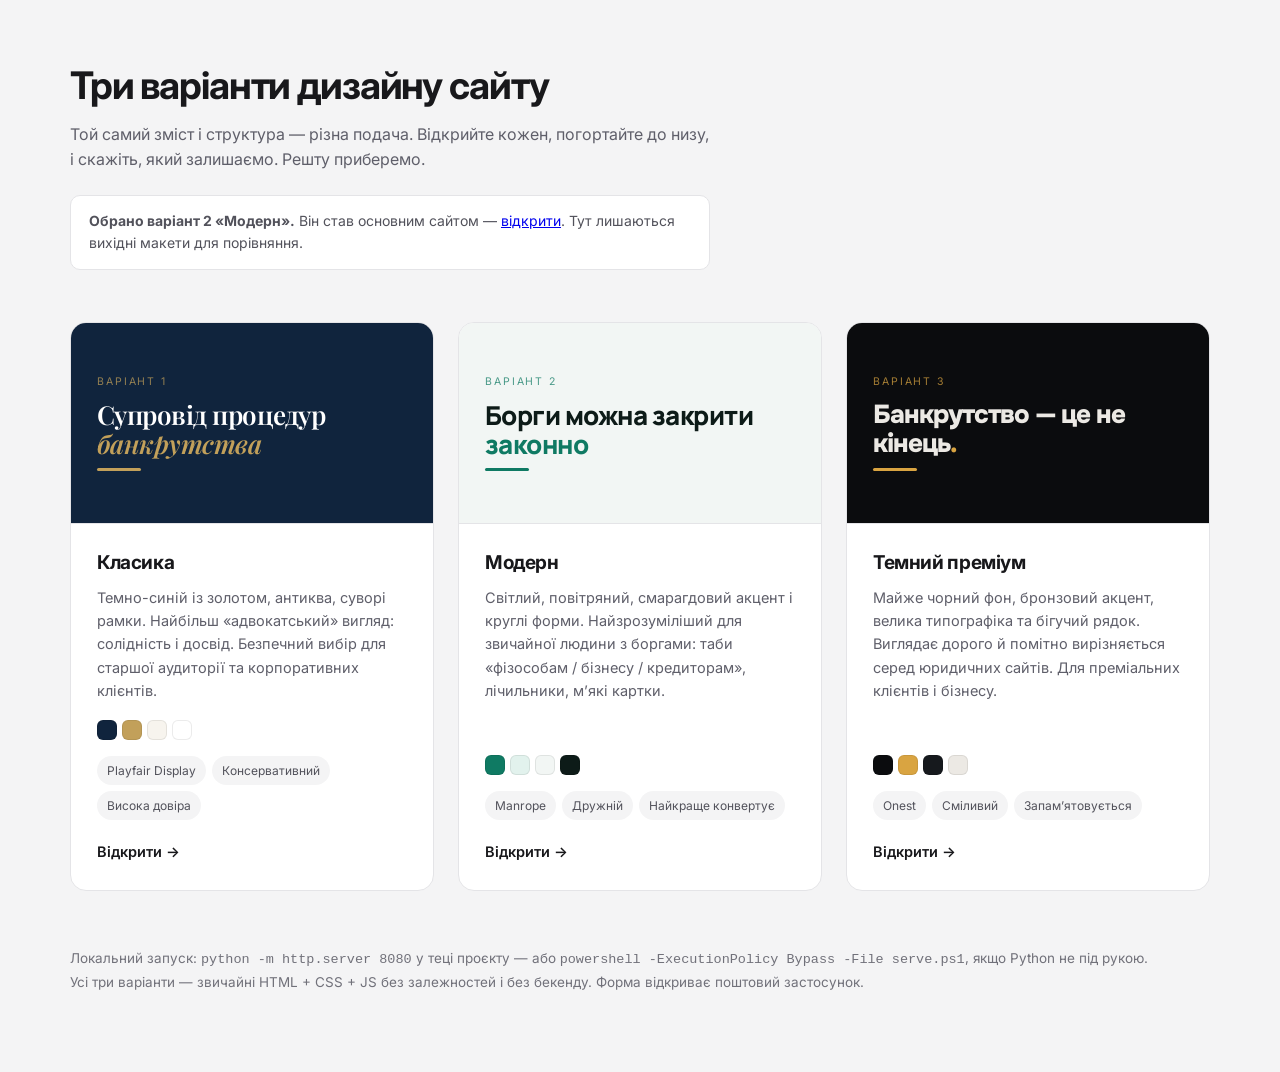
<file: variants/index.html>
<!DOCTYPE html>
<html lang="uk">
<head>
<meta charset="UTF-8">
<meta name="viewport" content="width=device-width, initial-scale=1.0">
<title>Три варіанти дизайну — сайт арбітражного керуючого</title>
<meta name="robots" content="noindex">
<link rel="icon" href="data:image/svg+xml,<svg xmlns='http://www.w3.org/2000/svg' viewBox='0 0 100 100'><rect width='100' height='100' rx='20' fill='%23111'/><text x='50' y='69' font-size='54' font-family='Segoe UI,Arial,sans-serif' font-weight='700' fill='%23fff' text-anchor='middle'>3</text></svg>">
<link rel="preconnect" href="https://fonts.googleapis.com">
<link rel="preconnect" href="https://fonts.gstatic.com" crossorigin>
<link href="https://fonts.googleapis.com/css2?family=Inter:wght@400;500;600;700&family=Playfair+Display:wght@600&family=Manrope:wght@800&family=Onest:wght@800&display=swap" rel="stylesheet">
<style>
  *,*::before,*::after{box-sizing:border-box}
  body{
    margin:0;background:#f4f4f5;color:#18181b;
    font:400 16px/1.6 "Inter",-apple-system,"Segoe UI",Roboto,sans-serif;
    padding:64px 24px 80px;
  }
  .wrap{max-width:1140px;margin:0 auto}
  header{max-width:640px;margin-bottom:52px}
  h1{margin:0 0 14px;font-size:38px;line-height:1.15;letter-spacing:-.03em;font-weight:700}
  header p{margin:0;color:#5f5f6a}
  .note{
    margin-top:22px;padding:14px 18px;border-radius:10px;background:#fff;border:1px solid #e4e4e7;
    font-size:14px;color:#52525b;
  }
  .note code{background:#f4f4f5;padding:2px 6px;border-radius:5px;font-size:13px}

  .grid{display:grid;grid-template-columns:repeat(3,1fr);gap:24px}
  .card{
    background:#fff;border:1px solid #e4e4e7;border-radius:16px;overflow:hidden;
    display:flex;flex-direction:column;transition:.25s ease;text-decoration:none;color:inherit;
  }
  .card:hover{transform:translateY(-5px);box-shadow:0 18px 44px rgba(0,0,0,.10);border-color:#d4d4d8}

  .prev{height:200px;padding:26px;display:flex;flex-direction:column;justify-content:center;gap:10px}
  .prev small{font-size:10.5px;letter-spacing:.18em;text-transform:uppercase;opacity:.75}
  .prev b{font-size:26px;line-height:1.1;font-weight:600;letter-spacing:-.02em}
  .prev i{display:block;width:44px;height:3px;border-radius:2px;font-style:normal}

  /* 1 — класика */
  .p1{background:#10243d;color:#fff}
  .p1 b{font-family:"Playfair Display",Georgia,serif}
  .p1 b em{color:#c2a05a}
  .p1 small{color:#c2a05a}
  .p1 i{background:#c2a05a}
  /* 2 — модерн */
  .p2{background:#f2f6f4;color:#0d1b18}
  .p2 b{font-family:"Manrope",sans-serif;font-weight:800}
  .p2 b em{color:#0f7a63;font-style:normal}
  .p2 small{color:#0f7a63}
  .p2 i{background:#0f7a63}
  /* 3 — темний */
  .p3{background:#0b0c0e;color:#ece9e4}
  .p3 b{font-family:"Onest",sans-serif;font-weight:800;letter-spacing:-.04em}
  .p3 b em{color:#d9a441;font-style:normal}
  .p3 small{color:#d9a441}
  .p3 i{background:#d9a441}

  .body{padding:24px 26px 26px;border-top:1px solid #e4e4e7;flex:1;display:flex;flex-direction:column}
  .body h2{margin:0 0 8px;font-size:19px;font-weight:700;letter-spacing:-.02em}
  .body p{margin:0 0 18px;font-size:14.5px;color:#5f5f6a;flex:1}
  .tags{display:flex;flex-wrap:wrap;gap:6px;margin-bottom:20px}
  .tags span{font-size:12px;padding:5px 10px;border-radius:100px;background:#f4f4f5;color:#52525b}
  .go{display:inline-flex;align-items:center;gap:7px;font-size:14.5px;font-weight:600;color:#18181b}
  .sw{display:flex;gap:5px;margin-bottom:16px}
  .sw i{width:20px;height:20px;border-radius:6px;border:1px solid rgba(0,0,0,.08)}

  footer{margin-top:56px;font-size:13.5px;color:#71717a;line-height:1.7}
  @media (max-width:900px){.grid{grid-template-columns:1fr}body{padding:40px 20px 60px}h1{font-size:30px}}
</style>
</head>
<body>
<div class="wrap">
  <header>
    <h1>Три варіанти дизайну сайту</h1>
    <p>Той самий зміст і структура — різна подача. Відкрийте кожен, погортайте до низу, і скажіть, який залишаємо. Решту приберемо.</p>
    <div class="note">
      <b>Обрано варіант 2 «Модерн».</b> Він став основним сайтом — <a href="../">відкрити</a>. Тут лишаються вихідні макети для порівняння.
    </div>
  </header>

  <div class="grid">

    <a class="card" href="../design-1-classic/">
      <div class="prev p1">
        <small>Варіант 1</small>
        <b>Супровід процедур <em>банкрутства</em></b>
        <i></i>
      </div>
      <div class="body">
        <h2>Класика</h2>
        <p>Темно-синій із золотом, антиква, суворі рамки. Найбільш «адвокатський» вигляд: солідність і досвід. Безпечний вибір для старшої аудиторії та корпоративних клієнтів.</p>
        <div class="sw"><i style="background:#10243d"></i><i style="background:#c2a05a"></i><i style="background:#f7f4ee"></i><i style="background:#fff"></i></div>
        <div class="tags"><span>Playfair Display</span><span>Консервативний</span><span>Висока довіра</span></div>
        <span class="go">Відкрити →</span>
      </div>
    </a>

    <a class="card" href="../design-2-modern/">
      <div class="prev p2">
        <small>Варіант 2</small>
        <b>Борги можна закрити <em>законно</em></b>
        <i></i>
      </div>
      <div class="body">
        <h2>Модерн</h2>
        <p>Світлий, повітряний, смарагдовий акцент і круглі форми. Найзрозуміліший для звичайної людини з боргами: таби «фізособам / бізнесу / кредиторам», лічильники, м’які картки.</p>
        <div class="sw"><i style="background:#0f7a63"></i><i style="background:#e2f2ed"></i><i style="background:#f2f6f4"></i><i style="background:#0d1b18"></i></div>
        <div class="tags"><span>Manrope</span><span>Дружній</span><span>Найкраще конвертує</span></div>
        <span class="go">Відкрити →</span>
      </div>
    </a>

    <a class="card" href="../design-3-dark/">
      <div class="prev p3">
        <small>Варіант 3</small>
        <b>Банкрутство — це не кінець<em>.</em></b>
        <i></i>
      </div>
      <div class="body">
        <h2>Темний преміум</h2>
        <p>Майже чорний фон, бронзовий акцент, велика типографіка та бігучий рядок. Виглядає дорого й помітно вирізняється серед юридичних сайтів. Для преміальних клієнтів і бізнесу.</p>
        <div class="sw"><i style="background:#0b0c0e"></i><i style="background:#d9a441"></i><i style="background:#16191d"></i><i style="background:#ece9e4"></i></div>
        <div class="tags"><span>Onest</span><span>Сміливий</span><span>Запам’ятовується</span></div>
        <span class="go">Відкрити →</span>
      </div>
    </a>

  </div>

  <footer>
    Локальний запуск: <code>python -m http.server 8080</code> у теці проєкту — або <code>powershell -ExecutionPolicy Bypass -File serve.ps1</code>, якщо Python не під рукою.<br>
    Усі три варіанти — звичайні HTML + CSS + JS без залежностей і без бекенду. Форма відкриває поштовий застосунок.
  </footer>
</div>
</body>
</html>
</file>
<file: style.css>
/* ═══════════════════════════════════════════════
   Основний сайт · дизайн «Модерн», синій акцент
   ═══════════════════════════════════════════════ */

:root{
  --bg:#ffffff;
  --soft:#f3f4fb;
  --soft-2:#e7e9f6;
  --ink:#0c0e1d;
  --muted:#5d6177;
  --line:#e3e5f0;
  --acc:#0000ff;
  --acc-2:#0000c2;
  --acc-soft:#e8e8ff;
  --font:"Manrope",-apple-system,"Segoe UI",Roboto,sans-serif;
  --r:18px;
  --r-lg:26px;
  --sh:0 4px 20px rgba(12,14,29,.06);
  --sh-lg:0 20px 50px rgba(12,14,29,.10);
}

*,*::before,*::after{box-sizing:border-box}
html{scroll-behavior:smooth;-webkit-text-size-adjust:100%}
body{
  margin:0;background:var(--bg);color:var(--ink);
  font:400 17px/1.65 var(--font);
  overflow-x:hidden;
}
img{max-width:100%;display:block}
a{color:inherit;text-decoration:none}
h1,h2,h3,h4{margin:0;font-weight:800;line-height:1.15;letter-spacing:-.025em}
p{margin:0}
ul,ol{margin:0;padding:0;list-style:none}
svg{display:block}

.wrap{width:100%;max-width:1180px;margin:0 auto;padding:0 24px}
.wrap--narrow{max-width:900px}

.section{padding:72px 0}
.section--soft{background:var(--soft)}
.eyebrow{
  font-size:13px;font-weight:700;letter-spacing:.14em;text-transform:uppercase;
  color:var(--acc);margin-bottom:16px;
}
.eyebrow--light{color:rgba(255,255,255,.75)}
.shead{max-width:700px;margin-bottom:36px}
.shead--center{margin-left:auto;margin-right:auto;text-align:center}
.shead h2{font-size:clamp(30px,4.2vw,46px);text-wrap:balance}

/* ── кнопки ── */
.btn{
  display:inline-flex;align-items:center;justify-content:center;gap:9px;
  padding:14px 26px;border-radius:100px;border:1.5px solid transparent;cursor:pointer;
  font:700 15.5px/1 var(--font);letter-spacing:-.01em;transition:.22s cubic-bezier(.4,0,.2,1);
  white-space:nowrap;
}
.btn--pri{background:var(--acc);color:#fff}
.btn--pri:hover{background:var(--acc-2);transform:translateY(-2px);box-shadow:0 10px 24px rgba(0,0,255,.28)}
.btn--soft{background:#fff;color:var(--ink);border-color:var(--line)}
.btn--soft:hover{border-color:var(--acc);color:var(--acc);transform:translateY(-2px)}
.btn--lg{padding:17px 34px;font-size:16px}

/* ═══ НАВІГАЦІЯ ═══ */
.nav{
  position:sticky;top:0;z-index:60;background:rgba(255,255,255,.82);
  backdrop-filter:saturate(180%) blur(14px);-webkit-backdrop-filter:saturate(180%) blur(14px);
  border-bottom:1px solid transparent;transition:.25s;
}
.nav.is-stuck{border-bottom-color:var(--line);box-shadow:0 2px 16px rgba(12,14,29,.05)}
.nav__in{display:flex;align-items:center;gap:28px;height:78px}

.brand{display:flex;align-items:center;gap:12px;margin-right:auto;flex-shrink:0;white-space:nowrap}
.brand__mark{
  display:grid;place-items:center;width:42px;height:42px;flex:0 0 42px;border-radius:13px;
  background:var(--acc);color:#fff;font:800 19px/1 var(--font);
}
.brand__txt{display:flex;flex-direction:column}
.brand__txt strong{font-size:17px;font-weight:800;letter-spacing:-.02em}
.brand__txt em{font-style:normal;font-size:12px;font-weight:500;color:var(--muted);margin-top:3px}

.menu{display:flex;gap:28px}
.menu a{font-size:15px;font-weight:600;color:var(--muted);transition:.2s;position:relative;white-space:nowrap}
.menu a:hover,.menu a.is-active{color:var(--ink)}
.menu a.is-active::after{
  content:"";position:absolute;left:0;right:0;bottom:-6px;height:2px;border-radius:2px;background:var(--acc);
}
.nav__act{display:flex;align-items:center;gap:16px}
.tel{font-size:15.5px;font-weight:700;white-space:nowrap}
.tel:hover{color:var(--acc)}
.tel--mail{padding-left:16px;border-left:1px solid var(--line)}
@media (max-width:1200px){
  .menu{gap:22px}
  .nav__in{gap:22px}
}
@media (max-width:1100px){
  .nav__act .tel{display:none}
}

.burger{display:none;width:42px;height:42px;border:1px solid var(--line);border-radius:12px;background:#fff;cursor:pointer;position:relative;padding:0}
.burger span{position:absolute;left:11px;width:20px;height:2px;border-radius:2px;background:var(--ink);transition:.25s}
.burger span:nth-child(1){top:14px}.burger span:nth-child(2){top:20px}.burger span:nth-child(3){top:26px}
.burger[aria-expanded="true"] span:nth-child(1){top:20px;transform:rotate(45deg)}
.burger[aria-expanded="true"] span:nth-child(2){opacity:0}
.burger[aria-expanded="true"] span:nth-child(3){top:20px;transform:rotate(-45deg)}

/* ═══ HERO ═══ */
.hero{position:relative;padding:64px 0 72px;text-align:center;overflow:hidden}
.hero__glow{
  position:absolute;left:50%;top:-320px;transform:translateX(-50%);
  width:1100px;height:700px;pointer-events:none;
  background:radial-gradient(ellipse at center,rgba(0,0,255,.10),transparent 62%);
}
.hero__in{position:relative;z-index:1}
.pill{
  display:inline-flex;align-items:center;gap:9px;padding:9px 18px;border-radius:100px;
  background:var(--acc-soft);color:var(--acc-2);font-size:13.5px;font-weight:700;margin-bottom:22px;
}
.dot{flex:0 0 7px;width:7px;height:7px;border-radius:50%;background:var(--acc);box-shadow:0 0 0 4px rgba(0,0,255,.16)}
.hero h1{font-size:clamp(36px,6vw,72px);max-width:15ch;margin:0 auto;text-wrap:balance}
.mark{
  color:var(--acc);padding:0 .07em;border-radius:5px;
  background:linear-gradient(transparent 66%,rgba(0,0,255,.13) 66%);
}
.hero__cta{display:flex;gap:14px;justify-content:center;flex-wrap:wrap;margin-top:32px}

/* ═══ ПЕРЕВАГИ ═══ */
.grid{display:grid;gap:22px}
.grid--3{grid-template-columns:repeat(3,1fr)}
.benefits{align-items:start}
.scard{
  background:#fff;border:1px solid var(--line);border-radius:var(--r-lg);
  transition:border-color .2s,box-shadow .2s;
}
.scard:hover,.scard[open]{border-color:var(--acc);box-shadow:var(--sh-lg)}
.scard summary{list-style:none;cursor:pointer;position:relative;padding:26px 26px}
.scard summary::-webkit-details-marker{display:none}
.scard summary:focus-visible{outline:2px solid var(--acc);outline-offset:3px;border-radius:var(--r-lg)}
.ic{
  display:grid;place-items:center;width:52px;height:52px;flex:0 0 52px;border-radius:16px;
  background:var(--acc-soft);color:var(--acc);margin-bottom:18px;
}
.ic svg{width:26px;height:26px}
.scard h3{font-size:21px;line-height:1.3;text-wrap:balance;padding-right:30px}
.scard__x{position:absolute;right:24px;top:26px;width:28px;height:28px;border-radius:50%;background:var(--soft)}
.scard__x::before,.scard__x::after{
  content:"";position:absolute;left:50%;top:50%;width:12px;height:2px;border-radius:2px;
  background:var(--acc);transform:translate(-50%,-50%);
}
.scard__x::after{transform:translate(-50%,-50%) rotate(90deg)}
.scard[open] .scard__x::after{display:none}
.scard__b{padding:0 26px 26px}
.scard__b p{color:var(--muted);font-size:15.5px;line-height:1.6}
.scard__go{display:inline-block;margin-top:14px;color:var(--acc);font-weight:700;font-size:15px}
.scard__go:hover{color:var(--acc-2)}
.shead__sub{margin-top:10px;color:var(--muted);font-size:15.5px}

/* ═══ ВАРТІСТЬ ═══ */
.price{
  background:var(--acc);color:#fff;border-radius:var(--r-lg);padding:44px 48px;
  box-shadow:0 24px 60px rgba(0,0,255,.22);
}
.price h2{font-size:clamp(26px,3.4vw,38px);line-height:1.2;text-wrap:balance}
.price__list{margin-top:24px;padding-top:22px;border-top:1px solid rgba(255,255,255,.22);display:flex;flex-direction:column;gap:12px}
.price__list li{position:relative;padding-left:30px;font-size:17px;color:rgba(255,255,255,.88)}
.price__list li::before{
  content:"";position:absolute;left:0;top:5px;width:18px;height:18px;border-radius:50%;
  background:rgba(255,255,255,.18) url("data:image/svg+xml,%3Csvg xmlns='http://www.w3.org/2000/svg' viewBox='0 0 24 24' fill='none' stroke='%23fff' stroke-width='3' stroke-linecap='round'%3E%3Cpath d='M5 12.5l4.5 4.5L19 7'/%3E%3C/svg%3E") center/11px no-repeat;
}

/* ═══ ПРО МЕНЕ ═══ */
.about{display:grid;grid-template-columns:minmax(0,320px) 1fr;gap:56px;align-items:center;max-width:980px}
.about__photo{
  width:100%;height:auto;aspect-ratio:413/531;object-fit:cover;border-radius:var(--r-lg);
  box-shadow:var(--sh-lg);background:#fff;
}
.about__txt h2{font-size:clamp(30px,4vw,46px);margin-bottom:10px}
.about__role{font-size:19px;color:var(--muted);font-weight:600}
.about__lead{margin-top:18px;color:var(--ink);font-size:17.5px;max-width:56ch}
.facts{margin-top:22px;display:flex;flex-direction:column;gap:14px}
.facts li{position:relative;padding-left:32px}
.facts li::before{
  content:"";position:absolute;left:0;top:3px;width:20px;height:20px;border-radius:50%;
  background:var(--acc-soft) url("data:image/svg+xml,%3Csvg xmlns='http://www.w3.org/2000/svg' viewBox='0 0 24 24' fill='none' stroke='%230000ff' stroke-width='3' stroke-linecap='round'%3E%3Cpath d='M5 12.5l4.5 4.5L19 7'/%3E%3C/svg%3E") center/12px no-repeat;
}
.facts strong{display:block;font-size:16.5px;font-weight:800}
.facts span{display:block;margin-top:2px;font-size:15px;color:var(--muted);line-height:1.5}
.about__cta{display:flex;flex-wrap:wrap;gap:12px;margin-top:26px}

/* ═══ КОНТАКТИ ═══ */
.contacts{display:grid;grid-template-columns:repeat(2,1fr);gap:22px;max-width:860px;margin:0 auto}
.ccard{
  display:flex;flex-direction:column;align-items:flex-start;background:var(--soft);border:1px solid var(--line);
  border-radius:var(--r-lg);padding:26px 28px;transition:.25s;
}
.ccard:hover{background:#fff;border-color:var(--acc);box-shadow:var(--sh-lg);transform:translateY(-4px)}
.ccard .ic{background:#fff}
.ccard__l{font-size:12.5px;font-weight:700;letter-spacing:.12em;text-transform:uppercase;color:var(--muted);margin-bottom:6px}
.ccard strong{font-size:clamp(19px,2.2vw,24px);font-weight:800;letter-spacing:-.02em;word-break:break-word}

/* ═══ ФУТЕР ═══ */
.foot{background:var(--ink);color:rgba(255,255,255,.62);padding:36px 0 32px}
.foot__in{display:grid;grid-template-columns:1fr auto;gap:28px 40px;align-items:center}
.foot__brand{display:flex;align-items:center;gap:12px}
.foot__brand strong{display:block;color:#fff;font-size:16.5px;font-weight:800}
.foot__brand em{display:block;margin-top:4px;font-style:normal;font-size:12.5px}
.foot__contact{display:flex;flex-wrap:wrap;gap:8px 28px}
.foot__contact a{color:#fff;font-size:15.5px;font-weight:700}
.foot__contact a:hover{color:#b3b3ff}
.foot__copy{grid-column:1/-1;padding-top:20px;border-top:1px solid rgba(255,255,255,.1);font-size:13px;line-height:1.6}

/* ═══ ПЛАВАЮЧА КНОПКА ═══ */
.fab{
  position:fixed;right:20px;bottom:20px;z-index:70;display:none;
  width:56px;height:56px;border-radius:50%;background:var(--acc);color:#fff;
  place-items:center;box-shadow:0 10px 28px rgba(0,0,255,.38);
  transition:opacity .25s,transform .25s;
}
.fab.is-hidden{opacity:0;transform:scale(.8);pointer-events:none}
.fab svg{width:24px;height:24px}

@media (prefers-reduced-motion:reduce){
  html{scroll-behavior:auto}
}

/* ═══════════ АДАПТИВ ═══════════ */
@media (max-width:1024px){
  .grid--3{grid-template-columns:1fr;max-width:620px;margin:0 auto}
  .about{grid-template-columns:1fr;gap:28px;text-align:center}
  .about__lead{margin-left:auto;margin-right:auto}
  .facts{text-align:left;max-width:560px;margin-left:auto;margin-right:auto}
  .about__photo{max-width:320px;margin:0 auto}
  .about__cta{justify-content:center}
}
@media (max-width:820px){
  .nav__act{display:none}
  .burger{display:block}
  .menu{
    display:flex;position:fixed;inset:78px 0 auto;background:#fff;flex-direction:column;gap:0;
    padding:8px 24px 22px;border-bottom:1px solid var(--line);box-shadow:var(--sh-lg);
    transform:translateY(-130%);transition:transform .32s cubic-bezier(.4,0,.2,1);
  }
  .menu.is-open{transform:none}
  .menu a{padding:15px 0;border-bottom:1px solid var(--line);font-size:16px;color:var(--ink)}
  .menu a.is-active::after{display:none}
  .fab{display:grid}
}
@media (max-width:640px){
  body{font-size:16px}
  .section{padding:48px 0}
  .wrap{padding:0 18px}
  .shead{margin-bottom:24px}
  .hero{padding:40px 0 48px}
  .pill{font-size:12.5px;padding:8px 15px;margin-bottom:22px}
  .hero__cta{flex-direction:column;align-items:stretch;max-width:400px;margin:26px auto 0}

  .scard summary{display:flex;align-items:center;gap:16px;padding:20px 20px}
  .scard .ic{width:46px;height:46px;flex-basis:46px;border-radius:14px;margin:0}
  .scard .ic svg{width:23px;height:23px}
  .scard h3{font-size:17px;padding-right:0;flex:1}
  .scard__x{position:relative;right:auto;top:auto;flex:0 0 28px}
  .scard__b{padding:0 20px 20px 82px}

  .price{padding:30px 22px;border-radius:22px}
  .price__list li{font-size:16px}

  .about__photo{max-width:200px}
  .about__role{font-size:17px}
  .about__cta{flex-direction:column;align-items:stretch;margin-top:20px}

  .contacts{grid-template-columns:1fr;gap:14px}
  .ccard{padding:20px 20px}

  .foot{padding:32px 0 88px}
  .foot__in{grid-template-columns:1fr}
}
</file>
<file: design-1-classic/style.css>
/* ═══════════════════════════════════════════════
   ДИЗАЙН 1 — «Класика»
   Темно-синій + золото, антиква, суворі рамки
   ═══════════════════════════════════════════════ */

:root{
  --navy:#10243d;
  --navy-2:#0a1a2e;
  --navy-3:#1b3a5c;
  --gold:#c2a05a;
  --gold-2:#a8874a;
  --bone:#f7f4ee;
  --bone-2:#efe9dd;
  --ink:#15202b;
  --muted:#5f6f7e;
  --line:#dcd5c6;
  --serif:"Playfair Display",Georgia,"Times New Roman",serif;
  --sans:"Inter",-apple-system,"Segoe UI",Roboto,sans-serif;
  --wrap:1200px;
  --sh:0 12px 40px rgba(16,36,61,.10);
}

*,*::before,*::after{box-sizing:border-box}
html{scroll-behavior:smooth;-webkit-text-size-adjust:100%}
body{
  margin:0;background:#fff;color:var(--ink);
  font:400 17px/1.7 var(--sans);
  overflow-x:hidden;
}
img{max-width:100%;display:block}
a{color:inherit;text-decoration:none}
h1,h2,h3{font-family:var(--serif);font-weight:600;line-height:1.18;letter-spacing:-.01em;margin:0}
p{margin:0}
ul,ol{margin:0;padding:0;list-style:none}

.wrap{width:100%;max-width:var(--wrap);margin:0 auto;padding:0 24px}
.wrap--narrow{max-width:880px}

/* ── типографічні дрібниці ── */
.eyebrow{
  font:600 12px/1 var(--sans);letter-spacing:.18em;text-transform:uppercase;
  color:var(--gold-2);margin-bottom:18px;
}
.section{padding:104px 0}
.section--alt{background:var(--bone)}
.shead{max-width:720px;margin-bottom:56px}
.shead h2{font-size:clamp(30px,4vw,44px)}
.shead__sub{color:var(--muted);margin-top:16px;font-size:17px}

/* ── кнопки ── */
.btn{
  display:inline-flex;align-items:center;justify-content:center;gap:8px;
  padding:15px 30px;font:600 15px/1 var(--sans);letter-spacing:.01em;
  border:1px solid transparent;cursor:pointer;transition:.22s ease;white-space:nowrap;
}
.btn--gold{background:var(--gold);color:#fff;border-color:var(--gold)}
.btn--gold:hover{background:var(--gold-2);border-color:var(--gold-2);transform:translateY(-1px)}
.btn--ghost{border-color:rgba(255,255,255,.35);color:#fff}
.btn--ghost:hover{border-color:var(--gold);color:var(--gold)}
.btn--lg{padding:18px 40px;font-size:16px}
.btn--full{width:100%}

/* ═══ TOPBAR ═══ */
.topbar{background:var(--navy-2);color:rgba(255,255,255,.62);font-size:13px}
.topbar__in{display:flex;gap:28px;align-items:center;height:40px}
.topbar__item{white-space:nowrap}
.topbar__in a:hover{color:var(--gold)}
.topbar__in a{margin-left:auto}

/* ═══ HEADER ═══ */
.header{
  position:sticky;top:0;z-index:60;background:#fff;
  border-bottom:1px solid var(--line);transition:box-shadow .25s;
}
.header.is-stuck{box-shadow:0 6px 24px rgba(16,36,61,.09)}
.header__in{display:flex;align-items:center;gap:32px;height:84px}

.logo{display:flex;align-items:center;gap:13px;margin-right:auto}
.logo__mark{
  display:grid;place-items:center;width:44px;height:44px;flex:0 0 44px;
  background:var(--navy);color:var(--gold);
  font:600 22px/1 var(--serif);
}
.logo__txt{display:flex;flex-direction:column;line-height:1.25}
.logo__txt strong{font:600 18px/1.2 var(--serif)}
.logo__txt em{font:400 12px/1 var(--sans);font-style:normal;letter-spacing:.1em;text-transform:uppercase;color:var(--muted);margin-top:5px}

.nav{display:flex;gap:30px}
.nav a{font-size:15px;font-weight:500;color:var(--ink);position:relative;padding:6px 0}
.nav a::after{
  content:"";position:absolute;left:0;bottom:0;width:0;height:1.5px;background:var(--gold);transition:width .25s;
}
.nav a:hover::after,.nav a.is-active::after{width:100%}

.burger{display:none;width:44px;height:44px;background:none;border:1px solid var(--line);cursor:pointer;padding:0;position:relative}
.burger span{position:absolute;left:12px;width:20px;height:1.5px;background:var(--navy);transition:.25s}
.burger span:nth-child(1){top:15px}.burger span:nth-child(2){top:21px}.burger span:nth-child(3){top:27px}
.burger[aria-expanded="true"] span:nth-child(1){top:21px;transform:rotate(45deg)}
.burger[aria-expanded="true"] span:nth-child(2){opacity:0}
.burger[aria-expanded="true"] span:nth-child(3){top:21px;transform:rotate(-45deg)}

/* ═══ HERO ═══ */
.hero{
  background:var(--navy);color:#fff;position:relative;overflow:hidden;
  padding:96px 0 104px;
}
.hero::before{
  content:"";position:absolute;inset:28px;border:1px solid rgba(194,160,90,.22);pointer-events:none;
}
.hero::after{
  content:"";position:absolute;right:-160px;top:-160px;width:520px;height:520px;border-radius:50%;
  background:radial-gradient(circle,rgba(194,160,90,.16),transparent 68%);
}
.hero__in{position:relative;z-index:1;display:grid;grid-template-columns:1.15fr .85fr;gap:64px;align-items:center}
.hero h1{font-size:clamp(34px,4.6vw,56px);margin-bottom:24px}
.hero h1 em{font-style:italic;color:var(--gold)}
.lead{color:rgba(255,255,255,.75);font-size:17.5px;max-width:56ch}
.hero__actions{display:flex;gap:14px;flex-wrap:wrap;margin:34px 0 30px}
.hero__points{display:flex;flex-direction:column;gap:11px;padding-top:28px;border-top:1px solid rgba(255,255,255,.13)}
.hero__points li{position:relative;padding-left:26px;font-size:15px;color:rgba(255,255,255,.72)}
.hero__points li::before{content:"";position:absolute;left:0;top:9px;width:12px;height:1px;background:var(--gold)}

.portrait{position:relative;aspect-ratio:4/5;background:rgba(255,255,255,.05);border:1px solid rgba(194,160,90,.4)}
.portrait::after{content:"";position:absolute;inset:11px;border:1px solid rgba(194,160,90,.22);pointer-events:none}
.portrait__ph{
  position:absolute;inset:0;display:flex;flex-direction:column;align-items:center;justify-content:center;
  gap:12px;color:rgba(194,160,90,.5);
}
.portrait__ph svg{width:64px;height:64px}
.portrait__ph span{font:500 12px/1 var(--sans);letter-spacing:.2em;text-transform:uppercase}
.portrait__badge{
  position:absolute;right:-24px;bottom:44px;background:var(--gold);color:#fff;
  padding:16px 20px;display:flex;align-items:center;gap:12px;box-shadow:var(--sh);
}
.portrait__badge strong{font:600 34px/1 var(--serif)}
.portrait__badge span{font-size:11.5px;line-height:1.3;letter-spacing:.04em;text-transform:uppercase}
.portrait__caption{margin-top:26px;text-align:center}
.portrait__caption strong{display:block;font:600 19px/1.3 var(--serif);color:#fff}
.portrait__caption span{display:block;margin-top:8px;font-size:13.5px;color:rgba(255,255,255,.55);line-height:1.5}

/* ═══ STATS ═══ */
.stats{background:var(--bone-2);border-bottom:1px solid var(--line)}
.stats__in{display:grid;grid-template-columns:repeat(4,1fr)}
.stat{padding:44px 24px;text-align:center;border-right:1px solid var(--line)}
.stat:last-child{border-right:0}
.stat strong{display:block;font:600 40px/1 var(--serif);color:var(--navy)}
.stat span{display:block;margin-top:12px;font-size:13.5px;color:var(--muted);line-height:1.5}

/* ═══ КАРТКИ ═══ */
.grid{display:grid;gap:24px}
.grid--3{grid-template-columns:repeat(3,1fr)}
.card{
  position:relative;padding:38px 32px 34px;background:#fff;border:1px solid var(--line);
  transition:.28s ease;
}
.card:hover{transform:translateY(-4px);box-shadow:var(--sh);border-color:var(--gold)}
.card__num{
  display:block;font:600 13px/1 var(--sans);letter-spacing:.14em;color:var(--gold);margin-bottom:18px;
}
.card h3{font-size:21px;margin-bottom:13px}
.card p{color:var(--muted);font-size:15.5px}
.card__list{margin-top:20px;padding-top:18px;border-top:1px solid var(--line);display:flex;flex-direction:column;gap:8px}
.card__list li{position:relative;padding-left:20px;font-size:14.5px;color:var(--ink)}
.card__list li::before{content:"—";position:absolute;left:0;color:var(--gold)}

/* ═══ ПРО МЕНЕ ═══ */
.about{display:grid;grid-template-columns:.8fr 1.2fr;gap:64px;align-items:center}
.portrait--sm{background:#fff;border-color:var(--line)}
.portrait--sm::after{border-color:var(--line)}
.portrait--sm .portrait__ph{color:var(--line)}
.about__text h2{font-size:clamp(28px,3.6vw,40px);margin-bottom:20px}
.about__text p{color:var(--muted);margin-bottom:16px}
.about__text strong{color:var(--ink);font-weight:600}
.creds{margin-top:34px;display:grid;gap:0;border-top:1px solid var(--line)}
.creds > div{display:grid;grid-template-columns:210px 1fr;gap:20px;padding:16px 0;border-bottom:1px solid var(--line)}
.creds dt{font:600 12.5px/1.5 var(--sans);letter-spacing:.1em;text-transform:uppercase;color:var(--gold-2)}
.creds dd{margin:0;font-size:15px;color:var(--ink)}

/* ═══ КРОКИ ═══ */
.steps{display:grid;grid-template-columns:repeat(3,1fr);gap:1px;background:var(--line);border:1px solid var(--line)}
.step{position:relative;background:#fff;padding:38px 32px 34px;transition:.25s}
.step:hover{background:var(--bone)}
.step__n{
  display:grid;place-items:center;width:46px;height:46px;margin-bottom:20px;
  border:1px solid var(--gold);color:var(--gold);font:600 20px/1 var(--serif);
}
.step h3{font-size:20px;margin-bottom:10px}
.step p{color:var(--muted);font-size:15px}
.step__time{
  display:inline-block;margin-top:18px;padding:5px 12px;background:var(--bone-2);
  font:600 12px/1.4 var(--sans);letter-spacing:.06em;text-transform:uppercase;color:var(--navy);
}

/* ═══ CTA ═══ */
.cta{background:var(--navy);color:#fff;padding:72px 0;position:relative;overflow:hidden}
.cta::after{
  content:"";position:absolute;left:-140px;bottom:-200px;width:460px;height:460px;border-radius:50%;
  background:radial-gradient(circle,rgba(194,160,90,.14),transparent 68%);
}
.cta__in{position:relative;z-index:1;display:flex;align-items:center;justify-content:space-between;gap:40px;flex-wrap:wrap}
.cta h2{font-size:clamp(25px,3vw,34px);margin-bottom:12px}
.cta p{color:rgba(255,255,255,.7);max-width:58ch}

/* ═══ FAQ ═══ */
.acc{border-top:1px solid var(--line)}
.acc__i{border-bottom:1px solid var(--line);background:transparent}
.acc__i summary{
  list-style:none;cursor:pointer;padding:24px 48px 24px 0;position:relative;
  font:600 18px/1.45 var(--serif);color:var(--navy);
}
.acc__i summary::-webkit-details-marker{display:none}
.acc__i summary::after{
  content:"+";position:absolute;right:8px;top:50%;transform:translateY(-50%);
  font:400 26px/1 var(--sans);color:var(--gold);transition:.25s;
}
.acc__i[open] summary::after{content:"–"}
.acc__i summary:hover{color:var(--gold-2)}
.acc__b{padding:0 60px 26px 0;color:var(--muted);font-size:16px;animation:fade .3s ease}
@keyframes fade{from{opacity:0;transform:translateY(-6px)}to{opacity:1;transform:none}}

/* ═══ КОНТАКТИ ═══ */
.contact{display:grid;grid-template-columns:1fr 1fr;gap:72px;align-items:start}
.contact h2{font-size:clamp(28px,3.6vw,40px);margin-bottom:16px}
.clist{margin-top:36px;display:flex;flex-direction:column;gap:2px}
.clist li{display:flex;gap:18px;padding:20px 0;border-bottom:1px solid var(--line);align-items:flex-start}
.clist__ic{
  display:grid;place-items:center;width:42px;height:42px;flex:0 0 42px;
  background:var(--bone);color:var(--gold-2);font-size:17px;
}
.clist em{display:block;font:600 11.5px/1 var(--sans);font-style:normal;letter-spacing:.14em;text-transform:uppercase;color:var(--muted);margin-bottom:7px}
.clist a:hover{color:var(--gold-2)}

.form{background:var(--bone);border:1px solid var(--line);padding:38px 34px}
.field{margin-bottom:18px}
.field label{display:block;font:600 12.5px/1 var(--sans);letter-spacing:.1em;text-transform:uppercase;color:var(--muted);margin-bottom:9px}
.field input,.field select,.field textarea{
  width:100%;padding:14px 16px;border:1px solid var(--line);background:#fff;
  font:400 15.5px/1.5 var(--sans);color:var(--ink);transition:.2s;
}
.field input:focus,.field select:focus,.field textarea:focus{outline:none;border-color:var(--gold);box-shadow:0 0 0 3px rgba(194,160,90,.14)}
.field textarea{resize:vertical}
.form__note{margin-top:14px;font-size:12.5px;color:var(--muted);line-height:1.55}
.form__ok{margin-top:14px;padding:12px 14px;background:#e8f3ec;color:#1d5c38;font-size:14px;border:1px solid #bcdcc8}

/* ═══ ФУТЕР ═══ */
.footer{background:var(--navy-2);color:rgba(255,255,255,.6);padding:52px 0 40px}
.footer__in{display:grid;gap:26px}
.footer__brand{display:flex;align-items:center;gap:13px}
.footer__brand strong{display:block;color:#fff;font:600 17px/1.3 var(--serif)}
.footer__brand em{display:block;margin-top:5px;font-style:normal;font-size:12.5px}
.footer__nav{display:flex;flex-wrap:wrap;gap:26px;padding:24px 0;border-top:1px solid rgba(255,255,255,.1);border-bottom:1px solid rgba(255,255,255,.1)}
.footer__nav a{font-size:14.5px}
.footer__nav a:hover{color:var(--gold)}
.footer__copy{font-size:13px;line-height:1.6}

/* ═══ ПЛАВАЮЧА КНОПКА ═══ */
.callbtn{
  position:fixed;right:22px;bottom:22px;z-index:70;display:none;
  width:56px;height:56px;border-radius:50%;background:var(--gold);color:#fff;
  place-items:center;font-size:22px;box-shadow:0 8px 24px rgba(194,160,90,.45);
}

/* ═══ АНІМАЦІЯ ПОЯВИ ═══ */
.js .reveal{opacity:0;transform:translateY(22px);transition:opacity .7s ease,transform .7s ease}
.reveal.is-in{opacity:1;transform:none}
@media (prefers-reduced-motion:reduce){
  .js .reveal{opacity:1;transform:none;transition:none}
  html{scroll-behavior:auto}
}

/* ═══════════ АДАПТИВ ═══════════ */
@media (max-width:1024px){
  .hero__in{grid-template-columns:1fr;gap:56px}
  .hero__card{max-width:400px}
  .portrait__badge{right:-16px}
  .about{grid-template-columns:1fr;gap:40px}
  .about__media{max-width:340px}
  .grid--3{grid-template-columns:repeat(2,1fr)}
  .steps{grid-template-columns:repeat(2,1fr)}
  .contact{grid-template-columns:1fr;gap:48px}
  .stats__in{grid-template-columns:repeat(2,1fr)}
  .stat:nth-child(2){border-right:0}
  .stat:nth-child(1),.stat:nth-child(2){border-bottom:1px solid var(--line)}
}
@media (max-width:820px){
  .header__cta{display:none}
  .burger{display:block}
  /* меню «випадає» просто з-під шапки, тож не залежить від висоти topbar */
  .nav{
    position:absolute;top:100%;left:0;right:0;background:#fff;flex-direction:column;gap:0;
    padding:0 24px;border-bottom:1px solid var(--line);box-shadow:var(--sh);
    max-height:0;opacity:0;visibility:hidden;overflow:hidden;
    transition:max-height .32s cubic-bezier(.4,0,.2,1),opacity .22s ease,visibility .32s,padding .32s;
  }
  .nav.is-open{max-height:72vh;opacity:1;visibility:visible;overflow-y:auto;padding:8px 24px 24px}
  .nav a{padding:16px 0;border-bottom:1px solid var(--line);font-size:16px}
  .callbtn{display:grid}
  .topbar__hide{display:none}
}
@media (max-width:640px){
  body{font-size:16px}
  .section{padding:68px 0}
  .hero{padding:64px 0 76px}
  .hero::before{inset:14px}
  .grid--3,.steps{grid-template-columns:1fr}
  .steps{border:1px solid var(--line)}
  .creds > div{grid-template-columns:1fr;gap:6px}
  .cta__in{flex-direction:column;align-items:flex-start}
  .form{padding:28px 22px}
  .wrap{padding:0 18px}
  .portrait__badge{right:12px;bottom:12px}
  .footer__nav{gap:14px 20px}
  /* у верхній смужці лишаємо тільки пошту — решта не вміщається */
  .topbar__in{justify-content:center;font-size:12.5px}
  .topbar__item:first-child{display:none}
  .topbar__in a{margin-left:0}
}
</file>
<file: design-2-modern/style.css>
/* ═══════════════════════════════════════════════
   ДИЗАЙН 2 — «Модерн»
   Світлий, повітряний, смарагдовий акцент, круглі форми
   ═══════════════════════════════════════════════ */

:root{
  --bg:#ffffff;
  --soft:#f2f6f4;
  --soft-2:#e6efec;
  --ink:#0d1b18;
  --muted:#5b6f6a;
  --line:#e2e9e6;
  --acc:#0f7a63;
  --acc-2:#0b5f4d;
  --acc-soft:#e2f2ed;
  --font:"Manrope",-apple-system,"Segoe UI",Roboto,sans-serif;
  --r:18px;
  --r-lg:26px;
  --sh:0 4px 20px rgba(13,27,24,.06);
  --sh-lg:0 20px 50px rgba(13,27,24,.10);
}

*,*::before,*::after{box-sizing:border-box}
html{scroll-behavior:smooth;-webkit-text-size-adjust:100%}
body{
  margin:0;background:var(--bg);color:var(--ink);
  font:400 17px/1.65 var(--font);
  overflow-x:hidden;
}
img{max-width:100%;display:block}
a{color:inherit;text-decoration:none}
h1,h2,h3,h4{margin:0;font-weight:800;line-height:1.15;letter-spacing:-.025em}
p{margin:0}
ul,ol{margin:0;padding:0;list-style:none}
svg{display:block}

.wrap{width:100%;max-width:1180px;margin:0 auto;padding:0 24px}
.wrap--narrow{max-width:840px}

.section{padding:110px 0}
.section--soft{background:var(--soft)}
.eyebrow{
  font-size:13px;font-weight:700;letter-spacing:.14em;text-transform:uppercase;
  color:var(--acc);margin-bottom:16px;
}
.eyebrow--light{color:rgba(255,255,255,.72)}
.shead{max-width:700px;margin-bottom:60px}
.shead--center{margin-left:auto;margin-right:auto;text-align:center}
.shead h2{font-size:clamp(30px,4.2vw,46px)}
.shead__sub{margin-top:18px;color:var(--muted);font-size:17.5px}

/* ── кнопки ── */
.btn{
  display:inline-flex;align-items:center;justify-content:center;gap:9px;
  padding:14px 26px;border-radius:100px;border:1.5px solid transparent;cursor:pointer;
  font:700 15.5px/1 var(--font);letter-spacing:-.01em;transition:.22s cubic-bezier(.4,0,.2,1);
  white-space:nowrap;
}
.btn--pri{background:var(--acc);color:#fff}
.btn--pri:hover{background:var(--acc-2);transform:translateY(-2px);box-shadow:0 10px 24px rgba(15,122,99,.28)}
.btn--soft{background:#fff;color:var(--ink);border-color:var(--line)}
.btn--soft:hover{border-color:var(--acc);color:var(--acc);transform:translateY(-2px)}
.btn--lg{padding:17px 34px;font-size:16px}
.btn--full{width:100%}
.link{display:inline-block;margin-top:22px;color:var(--acc);font-weight:700;font-size:15.5px}
.link:hover{color:var(--acc-2)}

/* ═══ НАВІГАЦІЯ ═══ */
.nav{
  position:sticky;top:0;z-index:60;background:rgba(255,255,255,.82);
  backdrop-filter:saturate(180%) blur(14px);-webkit-backdrop-filter:saturate(180%) blur(14px);
  border-bottom:1px solid transparent;transition:.25s;
}
.nav.is-stuck{border-bottom-color:var(--line);box-shadow:0 2px 16px rgba(13,27,24,.05)}
.nav__in{display:flex;align-items:center;gap:28px;height:78px}

.brand{display:flex;align-items:center;gap:12px;margin-right:auto}
.brand__mark{
  display:grid;place-items:center;width:42px;height:42px;flex:0 0 42px;border-radius:13px;
  background:var(--acc);color:#fff;font:800 19px/1 var(--font);
}
.brand__txt{display:flex;flex-direction:column}
.brand__txt strong{font-size:17px;font-weight:800;letter-spacing:-.02em}
.brand__txt em{font-style:normal;font-size:12px;font-weight:500;color:var(--muted);margin-top:3px}

.menu{display:flex;gap:26px}
.menu a{font-size:15px;font-weight:600;color:var(--muted);transition:.2s;position:relative}
.menu a:hover,.menu a.is-active{color:var(--ink)}
.menu a.is-active::after{
  content:"";position:absolute;left:0;right:0;bottom:-6px;height:2px;border-radius:2px;background:var(--acc);
}
.nav__act{display:flex;align-items:center;gap:16px}
.tel{font-size:15.5px;font-weight:700;white-space:nowrap}
.tel:hover{color:var(--acc)}

.burger{display:none;width:42px;height:42px;border:1px solid var(--line);border-radius:12px;background:#fff;cursor:pointer;position:relative;padding:0}
.burger span{position:absolute;left:11px;width:20px;height:2px;border-radius:2px;background:var(--ink);transition:.25s}
.burger span:nth-child(1){top:14px}.burger span:nth-child(2){top:20px}.burger span:nth-child(3){top:26px}
.burger[aria-expanded="true"] span:nth-child(1){top:20px;transform:rotate(45deg)}
.burger[aria-expanded="true"] span:nth-child(2){opacity:0}
.burger[aria-expanded="true"] span:nth-child(3){top:20px;transform:rotate(-45deg)}

/* ═══ HERO ═══ */
.hero{position:relative;padding:96px 0 88px;text-align:center;overflow:hidden}
.hero__glow{
  position:absolute;left:50%;top:-320px;transform:translateX(-50%);
  width:1100px;height:700px;pointer-events:none;
  background:radial-gradient(ellipse at center,rgba(15,122,99,.13),transparent 62%);
}
.hero__in{position:relative;z-index:1}
.pill{
  display:inline-flex;align-items:center;gap:9px;padding:9px 18px;border-radius:100px;
  background:var(--acc-soft);color:var(--acc-2);font-size:13.5px;font-weight:700;margin-bottom:26px;
}
.dot{width:7px;height:7px;border-radius:50%;background:var(--acc);box-shadow:0 0 0 4px rgba(15,122,99,.18)}
.hero h1{font-size:clamp(36px,5.6vw,64px);max-width:16ch;margin:0 auto 24px}
.mark{
  white-space:nowrap;color:var(--acc);padding:0 .07em;border-radius:5px;
  background:linear-gradient(transparent 66%,rgba(15,122,99,.17) 66%);
}
.lead{max-width:60ch;margin:0 auto;color:var(--muted);font-size:18px}
.hero__cta{display:flex;gap:14px;justify-content:center;flex-wrap:wrap;margin:36px 0 0}

.hero__trust{
  display:grid;grid-template-columns:repeat(4,1fr);gap:20px;margin-top:64px;padding-top:40px;
  border-top:1px solid var(--line);
}
.hero__trust strong{display:block;font-size:38px;font-weight:800;letter-spacing:-.03em;color:var(--acc)}
.hero__trust span{display:block;margin-top:8px;font-size:14px;color:var(--muted);line-height:1.45}

/* ═══ ТАБИ ═══ */
.tabs__bar{
  display:inline-flex;gap:6px;padding:6px;border-radius:100px;background:var(--soft);
  margin:0 auto 40px;justify-content:center;
}
.tabs{display:flex;flex-direction:column;align-items:center}
.tabs__b{
  padding:12px 26px;border:0;border-radius:100px;background:transparent;cursor:pointer;
  font:700 15px/1 var(--font);color:var(--muted);transition:.22s;white-space:nowrap;
}
.tabs__b:hover{color:var(--ink)}
.tabs__b.is-on{background:#fff;color:var(--acc);box-shadow:var(--sh)}
.tabs__p{width:100%;animation:pop .35s ease}
@keyframes pop{from{opacity:0;transform:translateY(10px)}to{opacity:1;transform:none}}
.tabs__grid{display:grid;grid-template-columns:1.1fr .9fr;gap:48px;align-items:start}
.tabs__grid h3{font-size:26px;margin-bottom:14px}
.tabs__grid > div > p{color:var(--muted)}
.ticks{margin-top:22px;display:flex;flex-direction:column;gap:12px}
.ticks li{position:relative;padding-left:32px;font-size:15.5px}
.ticks li::before{
  content:"";position:absolute;left:0;top:2px;width:20px;height:20px;border-radius:50%;
  background:var(--acc-soft) url("data:image/svg+xml,%3Csvg xmlns='http://www.w3.org/2000/svg' viewBox='0 0 24 24' fill='none' stroke='%230f7a63' stroke-width='3' stroke-linecap='round'%3E%3Cpath d='M5 12.5l4.5 4.5L19 7'/%3E%3C/svg%3E") center/12px no-repeat;
}
.tabs__box{background:var(--soft);border-radius:var(--r-lg);padding:34px 32px}
.tabs__box h4{font-size:17px;margin-bottom:18px}
.ol{counter-reset:n;display:flex;flex-direction:column;gap:14px}
.ol li{counter-increment:n;position:relative;padding-left:38px;font-size:15.5px}
.ol li::before{
  content:counter(n);position:absolute;left:0;top:-1px;width:26px;height:26px;border-radius:9px;
  background:#fff;color:var(--acc);display:grid;place-items:center;font-size:13px;font-weight:800;
}
.tabs__note{margin-top:22px;padding-top:18px;border-top:1px solid var(--soft-2);font-size:14px;color:var(--muted)}

/* ═══ КАРТКИ ПОСЛУГ ═══ */
.grid{display:grid;gap:22px}
.grid--3{grid-template-columns:repeat(3,1fr)}
.scard{
  background:#fff;border:1px solid var(--line);border-radius:var(--r-lg);padding:34px 30px;
  transition:.28s cubic-bezier(.4,0,.2,1);
}
.scard:hover{transform:translateY(-5px);box-shadow:var(--sh-lg);border-color:transparent}
.ic{
  display:grid;place-items:center;width:52px;height:52px;border-radius:16px;
  background:var(--acc-soft);color:var(--acc);margin-bottom:22px;
}
.ic svg{width:26px;height:26px}
.scard h3{font-size:19.5px;margin-bottom:11px}
.scard p{color:var(--muted);font-size:15.5px}

/* ═══ ТАЙМЛАЙН ═══ */
.tl{position:relative;max-width:840px;margin:0 auto;padding-left:8px}
.tl::before{content:"";position:absolute;left:26px;top:14px;bottom:14px;width:2px;background:var(--line)}
.tl__i{position:relative;display:flex;gap:26px;padding-bottom:34px}
.tl__i:last-child{padding-bottom:0}
.tl__n{
  position:relative;z-index:1;flex:0 0 52px;height:52px;border-radius:50%;
  display:grid;place-items:center;background:#fff;border:2px solid var(--acc);
  color:var(--acc);font-size:19px;font-weight:800;
}
.tl__c{padding-top:9px}
.tl__c h3{font-size:20px;margin-bottom:8px;display:flex;align-items:baseline;gap:12px;flex-wrap:wrap}
.tl__c h3 em{
  font-style:normal;font-size:12.5px;font-weight:700;letter-spacing:.04em;
  padding:5px 11px;border-radius:100px;background:var(--soft);color:var(--muted);
}
.tl__c p{color:var(--muted);font-size:15.5px}

/* ═══ ПРО МЕНЕ ═══ */
.about{display:grid;grid-template-columns:.85fr 1.15fr;gap:64px;align-items:center}
.about__card{position:relative}
.ph{
  aspect-ratio:4/5;border-radius:var(--r-lg);background:#fff;border:1px solid var(--line);
  display:flex;flex-direction:column;align-items:center;justify-content:center;gap:12px;color:var(--line);
}
.ph svg{width:64px;height:64px}
.ph span{font-size:12px;font-weight:700;letter-spacing:.2em;text-transform:uppercase;color:var(--muted)}
.about__badge{
  position:absolute;right:-20px;bottom:32px;background:#fff;border-radius:var(--r);
  padding:16px 20px;box-shadow:var(--sh-lg);
}
.about__badge strong{display:block;font-size:15.5px;font-weight:800}
.about__badge span{display:block;margin-top:5px;font-size:12.5px;color:var(--muted)}
.about__txt h2{font-size:clamp(28px,3.8vw,42px);margin-bottom:20px}
.about__txt p{color:var(--muted);margin-bottom:16px}
.about__txt strong{color:var(--ink);font-weight:800}
.facts{display:grid;grid-template-columns:1fr 1fr;gap:14px;margin-top:32px}
.fact{background:#fff;border:1px solid var(--line);border-radius:var(--r);padding:18px 20px}
.fact strong{display:block;font-size:15px;font-weight:800;margin-bottom:6px}
.fact span{display:block;font-size:13.5px;color:var(--muted);line-height:1.45}

/* ═══ FAQ ═══ */
.acc{display:flex;flex-direction:column;gap:12px}
.acc__i{background:#fff;border:1px solid var(--line);border-radius:var(--r);transition:.25s}
.acc__i[open]{border-color:var(--acc);box-shadow:var(--sh)}
.acc__i summary{
  list-style:none;cursor:pointer;padding:22px 62px 22px 26px;position:relative;
  font-size:17px;font-weight:700;letter-spacing:-.015em;
}
.acc__i summary::-webkit-details-marker{display:none}
.acc__x{position:absolute;right:24px;top:50%;transform:translateY(-50%);width:20px;height:20px}
.acc__x::before,.acc__x::after{
  content:"";position:absolute;left:50%;top:50%;background:var(--acc);border-radius:2px;transition:.25s;
}
.acc__x::before{width:14px;height:2px;transform:translate(-50%,-50%)}
.acc__x::after{width:2px;height:14px;transform:translate(-50%,-50%)}
.acc__i[open] .acc__x::after{transform:translate(-50%,-50%) rotate(90deg);opacity:0}
.acc__b{padding:0 62px 24px 26px;color:var(--muted);font-size:16px;animation:pop .3s ease}

/* ═══ КОНТАКТИ ═══ */
.cbox{
  display:grid;grid-template-columns:1fr 1fr;gap:0;border-radius:var(--r-lg);overflow:hidden;
  box-shadow:var(--sh-lg);background:#fff;
}
.cbox__l{background:var(--acc);color:#fff;padding:56px 48px}
.cbox__l h2{font-size:clamp(26px,3.2vw,36px);margin-bottom:16px}
.cbox__sub{color:rgba(255,255,255,.78);font-size:16px}
.clist{margin-top:36px;display:flex;flex-direction:column;gap:2px}
.clist li{
  display:flex;flex-direction:column;gap:5px;padding:15px 0;
  border-bottom:1px solid rgba(255,255,255,.16);font-size:16.5px;font-weight:700;
}
.clist li:last-child{border-bottom:0}
.clist span{font-size:12px;font-weight:600;letter-spacing:.12em;text-transform:uppercase;color:rgba(255,255,255,.6)}
.clist a:hover{text-decoration:underline}

.cform{padding:56px 48px}
.f2{display:grid;grid-template-columns:1fr 1fr;gap:14px}
.field{margin-bottom:16px}
.field label{display:block;font-size:13px;font-weight:700;color:var(--muted);margin-bottom:8px}
.field input,.field select,.field textarea{
  width:100%;padding:14px 16px;border:1.5px solid var(--line);border-radius:13px;background:var(--soft);
  font:500 15.5px/1.5 var(--font);color:var(--ink);transition:.2s;
}
.field input:focus,.field select:focus,.field textarea:focus{
  outline:none;border-color:var(--acc);background:#fff;box-shadow:0 0 0 4px rgba(15,122,99,.12);
}
.field textarea{resize:vertical}
.cform__note{margin-top:14px;font-size:12.5px;color:var(--muted);line-height:1.55}
.cform__ok{margin-top:14px;padding:13px 16px;border-radius:13px;background:var(--acc-soft);color:var(--acc-2);font-size:14px;font-weight:600}

/* ═══ ФУТЕР ═══ */
.foot{background:var(--ink);color:rgba(255,255,255,.62);padding:56px 0 44px}
.foot__in{display:grid;gap:28px}
.foot__brand{display:flex;align-items:center;gap:12px}
.foot__brand strong{display:block;color:#fff;font-size:16.5px;font-weight:800}
.foot__brand em{display:block;margin-top:4px;font-style:normal;font-size:12.5px}
.foot__nav{display:flex;flex-wrap:wrap;gap:24px;padding:26px 0;border-top:1px solid rgba(255,255,255,.1);border-bottom:1px solid rgba(255,255,255,.1)}
.foot__nav a{font-size:14.5px;font-weight:600}
.foot__nav a:hover{color:#fff}
.foot__copy{font-size:13px;line-height:1.6}

/* ═══ ПЛАВАЮЧА КНОПКА ═══ */
.fab{
  position:fixed;right:20px;bottom:20px;z-index:70;display:none;
  width:56px;height:56px;border-radius:50%;background:var(--acc);color:#fff;
  place-items:center;box-shadow:0 10px 28px rgba(15,122,99,.42);
}
.fab svg{width:24px;height:24px}

/* ═══ ПОЯВА ═══ */
.js .reveal{opacity:0;transform:translateY(24px);transition:opacity .7s ease,transform .7s ease}
.reveal.is-in{opacity:1;transform:none}
@media (prefers-reduced-motion:reduce){
  .js .reveal{opacity:1;transform:none;transition:none}
  html{scroll-behavior:auto}
  .tabs__p,.acc__b{animation:none}
}

/* ═══════════ АДАПТИВ ═══════════ */
@media (max-width:1024px){
  .menu{display:none}
  .tabs__grid{grid-template-columns:1fr;gap:32px}
  .grid--3{grid-template-columns:repeat(2,1fr)}
  .about{grid-template-columns:1fr;gap:44px}
  .about__card{max-width:360px}
  .cbox{grid-template-columns:1fr}
  .hero__trust{grid-template-columns:repeat(2,1fr);gap:28px}
}
@media (max-width:820px){
  .nav__act .tel{display:none}
  .nav__act .btn{display:none}
  .burger{display:block}
  .menu{
    display:flex;position:fixed;inset:78px 0 auto;background:#fff;flex-direction:column;gap:0;
    padding:8px 24px 22px;border-bottom:1px solid var(--line);box-shadow:var(--sh-lg);
    transform:translateY(-130%);transition:transform .32s cubic-bezier(.4,0,.2,1);
  }
  .menu.is-open{transform:none}
  .menu a{padding:15px 0;border-bottom:1px solid var(--line);font-size:16px;color:var(--ink)}
  .menu a.is-active::after{display:none}
  .fab{display:grid}
}
@media (max-width:640px){
  body{font-size:16px}
  .section{padding:70px 0}
  .hero{padding:60px 0 66px}
  .wrap{padding:0 18px}
  .grid--3{grid-template-columns:1fr}
  .facts{grid-template-columns:1fr}
  .f2{grid-template-columns:1fr}
  .tabs__bar{display:flex;width:100%;overflow-x:auto;border-radius:16px;justify-content:flex-start}
  .tabs__b{padding:11px 18px;font-size:14px}
  .cbox__l,.cform{padding:38px 26px}
  .about__badge{right:10px;bottom:12px}
  .tl__i{gap:18px}
  .tl::before{left:22px}
  .tl__n{flex-basis:44px;height:44px;font-size:17px}
  .acc__i summary{padding:18px 54px 18px 20px;font-size:16px}
  .acc__b{padding:0 54px 20px 20px}
}
</file>
<file: design-3-dark/style.css>
/* ═══════════════════════════════════════════════
   ДИЗАЙН 3 — «Темний преміум»
   Майже чорний фон, бронзовий акцент, велика типографіка
   ═══════════════════════════════════════════════ */

:root{
  --bg:#0b0c0e;
  --panel:#101215;
  --panel-2:#16191d;
  --text:#ece9e4;
  --muted:#8e8e8e;
  --line:rgba(255,255,255,.10);
  --line-2:rgba(255,255,255,.18);
  --acc:#d9a441;
  --acc-2:#c08e2d;
  --disp:"Onest",-apple-system,"Segoe UI",Roboto,sans-serif;
  --body:"Inter",-apple-system,"Segoe UI",Roboto,sans-serif;
}

*,*::before,*::after{box-sizing:border-box}
html{scroll-behavior:smooth;-webkit-text-size-adjust:100%}
body{
  margin:0;background:var(--bg);color:var(--text);
  font:400 17px/1.65 var(--body);
  overflow-x:hidden;
}
img{max-width:100%;display:block}
a{color:inherit;text-decoration:none}
h1,h2,h3{margin:0;font-family:var(--disp);font-weight:800;line-height:1.04;letter-spacing:-.035em}
p{margin:0}
ul,ol,dl{margin:0;padding:0;list-style:none}
svg{display:block}
::selection{background:var(--acc);color:#0b0c0e}

.wrap{width:100%;max-width:1240px;margin:0 auto;padding:0 28px}

/* зернистість поверх усього */
.grain{
  position:fixed;inset:0;z-index:100;pointer-events:none;opacity:.035;
  background-image:url("data:image/svg+xml,%3Csvg xmlns='http://www.w3.org/2000/svg' width='140' height='140'%3E%3Cfilter id='n'%3E%3CfeTurbulence type='fractalNoise' baseFrequency='.85' numOctaves='3'/%3E%3C/filter%3E%3Crect width='140' height='140' filter='url(%23n)'/%3E%3C/svg%3E");
}

.sec{padding:130px 0;position:relative}
.sec--panel{background:var(--panel)}
.eyebrow{
  font:600 12.5px/1 var(--body);letter-spacing:.22em;text-transform:uppercase;
  color:var(--acc);margin-bottom:26px;
}
.shead{max-width:760px;margin-bottom:70px}
.shead h2{font-size:clamp(38px,6vw,74px)}
.shead__s{margin-top:24px;color:var(--muted);font-size:17px;max-width:56ch}

/* ── кнопки ── */
.btn{
  display:inline-flex;align-items:center;justify-content:center;gap:10px;
  padding:16px 32px;border-radius:2px;border:1px solid var(--acc);background:var(--acc);color:#0b0c0e;
  font:700 14.5px/1 var(--body);letter-spacing:.02em;cursor:pointer;transition:.24s ease;white-space:nowrap;
}
.btn:hover{background:var(--acc-2);border-color:var(--acc-2);transform:translateY(-2px)}
.btn--line{background:transparent;color:var(--text);border-color:var(--line-2)}
.btn--line:hover{background:transparent;border-color:var(--acc);color:var(--acc)}
.btn--full{width:100%}

/* ═══ НАВІГАЦІЯ ═══ */
.nav{
  position:fixed;top:0;left:0;right:0;z-index:80;transition:.3s ease;
  border-bottom:1px solid transparent;
}
.nav.is-stuck{background:rgba(11,12,14,.86);backdrop-filter:blur(14px);-webkit-backdrop-filter:blur(14px);border-bottom-color:var(--line)}
.nav__in{display:flex;align-items:center;gap:36px;height:88px}
.nav.is-stuck .nav__in{height:72px}

.mono{display:flex;align-items:center;gap:12px;font:700 15.5px/1 var(--disp);letter-spacing:-.01em;margin-right:auto}
.mono span{
  display:grid;place-items:center;width:38px;height:38px;flex:0 0 38px;
  border:1px solid var(--acc);color:var(--acc);font-size:16px;border-radius:2px;
}
.menu{display:flex;gap:34px}
.menu a{font-size:14.5px;font-weight:500;color:var(--muted);transition:.2s;position:relative;padding:4px 0}
.menu a:hover,.menu a.is-active{color:var(--text)}
.menu a.is-active::after{content:"";position:absolute;left:0;right:0;bottom:-2px;height:1px;background:var(--acc)}
.nav__tel{font:600 15px/1 var(--body);color:var(--text);white-space:nowrap}
.nav__tel:hover{color:var(--acc)}

.burger{display:none;width:44px;height:44px;border:1px solid var(--line-2);border-radius:2px;background:none;cursor:pointer;position:relative;padding:0}
.burger span{position:absolute;left:12px;width:18px;height:1.5px;background:var(--text);transition:.25s}
.burger span:nth-child(1){top:18px}.burger span:nth-child(2){top:24px}
.burger[aria-expanded="true"] span:nth-child(1){top:21px;transform:rotate(45deg)}
.burger[aria-expanded="true"] span:nth-child(2){top:21px;transform:rotate(-45deg)}

/* ═══ HERO ═══ */
.hero{position:relative;min-height:100vh;display:flex;align-items:center;padding:150px 0 110px;overflow:hidden}
.hero__aura{
  position:absolute;right:-10%;top:-20%;width:900px;height:900px;pointer-events:none;
  background:radial-gradient(circle,rgba(217,164,65,.11),transparent 60%);
}
.hero__in{position:relative;z-index:1;width:100%}
.tag{
  display:inline-flex;align-items:center;gap:11px;padding:9px 16px;border:1px solid var(--line);
  border-radius:2px;font:500 12.5px/1 var(--body);letter-spacing:.13em;text-transform:uppercase;
  color:var(--muted);margin-bottom:40px;
}
.tag i{width:6px;height:6px;border-radius:50%;background:var(--acc);box-shadow:0 0 0 4px rgba(217,164,65,.16)}
.hero h1{font-size:clamp(46px,9.2vw,124px);letter-spacing:-.045em}
.hero h1 span{color:var(--muted)}
.hero h1 b{color:var(--acc);font-weight:800}

.hero__b{display:grid;grid-template-columns:1.15fr .85fr;gap:56px;align-items:end;margin-top:52px}
.hero__b p{color:var(--muted);font-size:17px;max-width:54ch}
.hero__cta{display:flex;gap:12px;flex-wrap:wrap}

.meta{
  display:grid;grid-template-columns:repeat(4,1fr);gap:24px;
  margin-top:76px;padding-top:34px;border-top:1px solid var(--line);
}
.meta em{display:block;font-style:normal;font-size:12px;letter-spacing:.16em;text-transform:uppercase;color:var(--muted);margin-bottom:10px}
.meta strong{display:block;font:700 24px/1.1 var(--disp);letter-spacing:-.02em}

.scroll{
  position:absolute;left:50%;bottom:36px;transform:translateX(-50%);z-index:1;
  display:flex;flex-direction:column;align-items:center;gap:10px;
  font:500 11px/1 var(--body);letter-spacing:.22em;text-transform:uppercase;color:var(--muted);
}
.scroll span{width:1px;height:44px;background:linear-gradient(var(--acc),transparent);animation:drop 1.9s ease-in-out infinite}
@keyframes drop{0%,100%{opacity:.25;transform:scaleY(.5)}50%{opacity:1;transform:scaleY(1)}}

/* ═══ БІГУЧИЙ РЯДОК ═══ */
.marq{overflow:hidden;border-top:1px solid var(--line);border-bottom:1px solid var(--line);padding:20px 0;background:var(--panel)}
.marq__t{display:flex;align-items:center;gap:26px;white-space:nowrap;width:max-content;animation:run 38s linear infinite}
.marq__t span{font:600 15px/1 var(--disp);letter-spacing:.02em;color:var(--muted)}
.marq__t i{color:var(--acc);font-size:9px;font-style:normal}
@keyframes run{from{transform:translateX(0)}to{transform:translateX(-50%)}}

/* ═══ НАПРЯМИ (рядки) ═══ */
.rows{border-top:1px solid var(--line)}
.row{
  display:grid;grid-template-columns:96px 1fr 60px;align-items:center;gap:24px;
  padding:34px 0;border-bottom:1px solid var(--line);position:relative;transition:.3s ease;cursor:default;
}
.row::before{
  content:"";position:absolute;left:-28px;right:-28px;top:0;bottom:0;background:var(--panel-2);
  opacity:0;transition:.3s ease;z-index:0;
}
.row:hover::before{opacity:1}
.row > *{position:relative;z-index:1}
.row__n{font:600 14px/1 var(--body);letter-spacing:.1em;color:var(--acc)}
.row__m h3{font-size:clamp(23px,3vw,34px);margin-bottom:10px;transition:.3s}
.row:hover .row__m h3{color:var(--acc)}
.row__m p{color:var(--muted);font-size:16px;max-width:70ch}
.row__go{
  justify-self:end;font-size:22px;color:var(--muted);
  opacity:0;transform:translateX(-12px);transition:.3s ease;
}
.row:hover .row__go{opacity:1;transform:none;color:var(--acc)}

/* ═══ ПРО МЕНЕ ═══ */
.about{display:grid;grid-template-columns:.75fr 1.25fr;gap:70px;align-items:start}
.ph{
  aspect-ratio:4/5;border:1px solid var(--line);background:var(--panel-2);
  display:flex;flex-direction:column;align-items:center;justify-content:center;gap:14px;color:rgba(255,255,255,.14);
}
.ph svg{width:62px;height:62px}
.ph span{font:500 11.5px/1 var(--body);letter-spacing:.24em;text-transform:uppercase;color:var(--muted)}
.about__t blockquote{
  margin:0 0 32px;padding-left:26px;border-left:2px solid var(--acc);
  font:600 clamp(19px,2.3vw,26px)/1.42 var(--disp);letter-spacing:-.02em;
}
.about__t p{color:var(--muted);margin-bottom:16px}
.about__t strong{color:var(--text);font-weight:600}
.creds{margin-top:42px;border-top:1px solid var(--line)}
.creds > div{display:grid;grid-template-columns:200px 1fr;gap:24px;padding:18px 0;border-bottom:1px solid var(--line)}
.creds dt{font:500 12px/1.5 var(--body);letter-spacing:.16em;text-transform:uppercase;color:var(--acc)}
.creds dd{margin:0;font-size:15.5px}

/* ═══ ЕТАПИ ═══ */
.steps{display:grid;grid-template-columns:repeat(3,1fr);gap:1px;background:var(--line)}
.stp{background:var(--bg);padding:40px 34px 34px;transition:.3s}
.stp:hover{background:var(--panel-2)}
.stp > span{display:block;font:800 42px/1 var(--disp);letter-spacing:-.04em;color:rgba(255,255,255,.10);margin-bottom:22px;transition:.3s}
.stp:hover > span{color:var(--acc)}
.stp h3{font-size:21px;margin-bottom:12px}
.stp p{color:var(--muted);font-size:15.5px}
.stp em{
  display:inline-block;margin-top:20px;font-style:normal;font-size:12px;font-weight:600;
  letter-spacing:.12em;text-transform:uppercase;color:var(--acc);
}

/* ═══ FAQ ═══ */
.faq{display:grid;grid-template-columns:.85fr 1.15fr;gap:70px;align-items:start}
.faq .shead{margin-bottom:0}
.shead--stick{position:sticky;top:120px}
.shead--stick .btn{margin-top:32px}
.acc{border-top:1px solid var(--line)}
.acc__i{border-bottom:1px solid var(--line)}
.acc__i summary{
  list-style:none;cursor:pointer;padding:26px 52px 26px 0;position:relative;
  font:600 19px/1.4 var(--disp);letter-spacing:-.02em;transition:.24s;
}
.acc__i summary::-webkit-details-marker{display:none}
.acc__i summary:hover{color:var(--acc)}
.acc__i summary::after{
  content:"";position:absolute;right:8px;top:50%;width:13px;height:1.5px;background:var(--acc);
  transform:translateY(-50%);
}
.acc__i summary::before{
  content:"";position:absolute;right:13.75px;top:50%;width:1.5px;height:13px;background:var(--acc);
  transform:translateY(-50%);transition:.26s;
}
.acc__i[open] summary::before{transform:translateY(-50%) rotate(90deg);opacity:0}
.acc__b{padding:0 52px 28px 0;color:var(--muted);font-size:16px;animation:fade .32s ease}
@keyframes fade{from{opacity:0;transform:translateY(-6px)}to{opacity:1;transform:none}}

/* ═══ КОНТАКТИ ═══ */
.big{display:flex;flex-direction:column;gap:6px;margin-bottom:70px}
.big a{
  font:800 clamp(28px,5.4vw,62px)/1.18 var(--disp);letter-spacing:-.04em;
  transition:.26s;width:max-content;max-width:100%;word-break:break-word;
}
.big a:hover{color:var(--acc)}
.cgrid{display:grid;grid-template-columns:.8fr 1.2fr;gap:70px;align-items:start}
.cinfo{display:flex;flex-direction:column;border-top:1px solid var(--line)}
.cinfo li{padding:20px 0;border-bottom:1px solid var(--line);font-size:16px}
.cinfo em{display:block;font-style:normal;font-size:11.5px;letter-spacing:.18em;text-transform:uppercase;color:var(--muted);margin-bottom:9px}
.cinfo a:hover{color:var(--acc)}

.form{border:1px solid var(--line);background:var(--panel);padding:40px 38px}
.f2{display:grid;grid-template-columns:1fr 1fr;gap:18px}
.field{margin-bottom:20px}
.field label{display:block;font:500 11.5px/1 var(--body);letter-spacing:.16em;text-transform:uppercase;color:var(--muted);margin-bottom:10px}
.field input,.field select,.field textarea{
  width:100%;padding:13px 0;border:0;border-bottom:1px solid var(--line-2);background:transparent;
  font:400 16px/1.5 var(--body);color:var(--text);transition:.22s;border-radius:0;
}
.field select{padding-right:20px}
.field select option{background:var(--panel);color:var(--text)}
.field input::placeholder,.field textarea::placeholder{color:rgba(255,255,255,.26)}
.field input:focus,.field select:focus,.field textarea:focus{outline:none;border-bottom-color:var(--acc)}
.field textarea{resize:vertical}
.form__note{margin-top:16px;font-size:12.5px;color:var(--muted);line-height:1.55}
.form__ok{margin-top:16px;padding:13px 16px;border:1px solid var(--acc);color:var(--acc);font-size:14px}

/* ═══ ФУТЕР ═══ */
.foot{border-top:1px solid var(--line);padding:52px 0 44px}
.foot__in{display:flex;align-items:center;gap:40px;flex-wrap:wrap}
.foot__nav{display:flex;gap:26px;flex-wrap:wrap;margin-left:auto}
.foot__nav a{font-size:14px;color:var(--muted)}
.foot__nav a:hover{color:var(--acc)}
.foot__c{width:100%;padding-top:30px;border-top:1px solid var(--line);font-size:12.5px;color:var(--muted);line-height:1.7}

/* ═══ ПЛАВАЮЧА КНОПКА ═══ */
.fab{
  position:fixed;right:20px;bottom:20px;z-index:70;display:none;
  width:56px;height:56px;border-radius:50%;background:var(--acc);color:#0b0c0e;
  place-items:center;box-shadow:0 10px 30px rgba(217,164,65,.35);
}
.fab svg{width:24px;height:24px}

/* ═══ ПОЯВА ═══ */
.js .reveal{opacity:0;transform:translateY(26px);transition:opacity .8s ease,transform .8s ease}
.reveal.is-in{opacity:1;transform:none}
@media (prefers-reduced-motion:reduce){
  .js .reveal{opacity:1;transform:none;transition:none}
  html{scroll-behavior:auto}
  .marq__t{animation:none}
  .scroll span{animation:none}
  .acc__b{animation:none}
}

/* ═══════════ АДАПТИВ ═══════════ */
@media (max-width:1024px){
  .menu{display:none}
  .hero__b{grid-template-columns:1fr;gap:36px;align-items:start}
  .about{grid-template-columns:1fr;gap:44px}
  .about__ph{max-width:340px}
  .steps{grid-template-columns:repeat(2,1fr)}
  .faq{grid-template-columns:1fr;gap:44px}
  .shead--stick{position:static}
  .cgrid{grid-template-columns:1fr;gap:44px}
  .meta{grid-template-columns:repeat(2,1fr);gap:30px}
}
@media (max-width:820px){
  .nav__tel{display:none}
  .burger{display:block}
  /* меню кріпиться до шапки, тож не «відʼїжджає» після її стиснення при скролі */
  .menu{
    display:flex;position:absolute;top:100%;left:0;right:0;background:var(--panel);
    flex-direction:column;gap:0;padding:0 28px;border-bottom:1px solid var(--line);
    max-height:0;opacity:0;visibility:hidden;overflow:hidden;
    transition:max-height .34s cubic-bezier(.4,0,.2,1),opacity .22s ease,visibility .34s,padding .34s;
  }
  .menu.is-open{max-height:72vh;opacity:1;visibility:visible;overflow-y:auto;padding:10px 28px 26px}
  .menu a{padding:16px 0;border-bottom:1px solid var(--line);font-size:16px;color:var(--text)}
  .menu a.is-active::after{display:none}
  .fab{display:grid}
  .hero{min-height:auto;padding:130px 0 90px}
}
@media (max-width:640px){
  body{font-size:16px}
  .wrap{padding:0 20px}
  .sec{padding:80px 0}
  .steps{grid-template-columns:1fr}
  .row{grid-template-columns:56px 1fr;gap:14px;padding:26px 0}
  .row::before{left:-20px;right:-20px}
  .row__go{display:none}
  .row__m p{font-size:15px}
  .f2{grid-template-columns:1fr}
  .creds > div{grid-template-columns:1fr;gap:8px}
  .form{padding:30px 24px}
  .scroll{display:none}
  .meta{grid-template-columns:1fr 1fr;gap:22px}
  .meta strong{font-size:20px}
  .foot__nav{margin-left:0;gap:18px}
}
</file>
